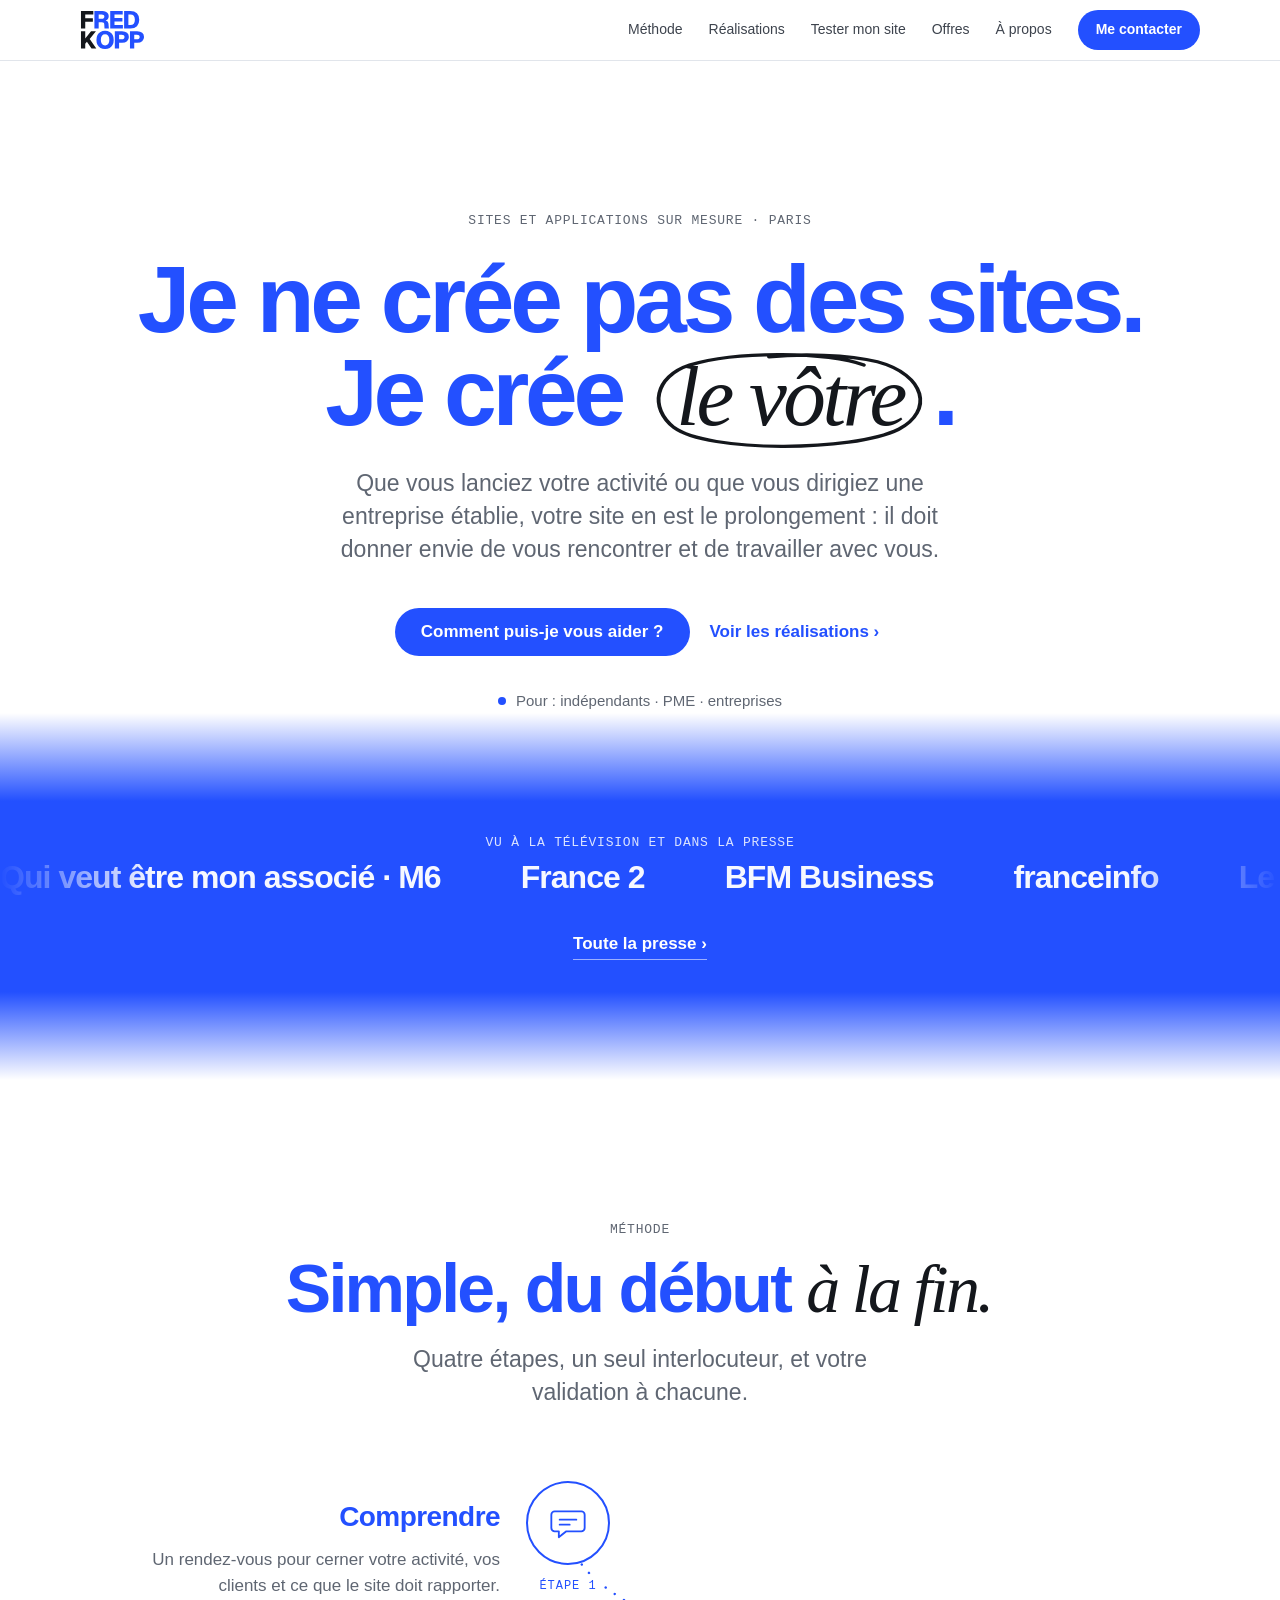
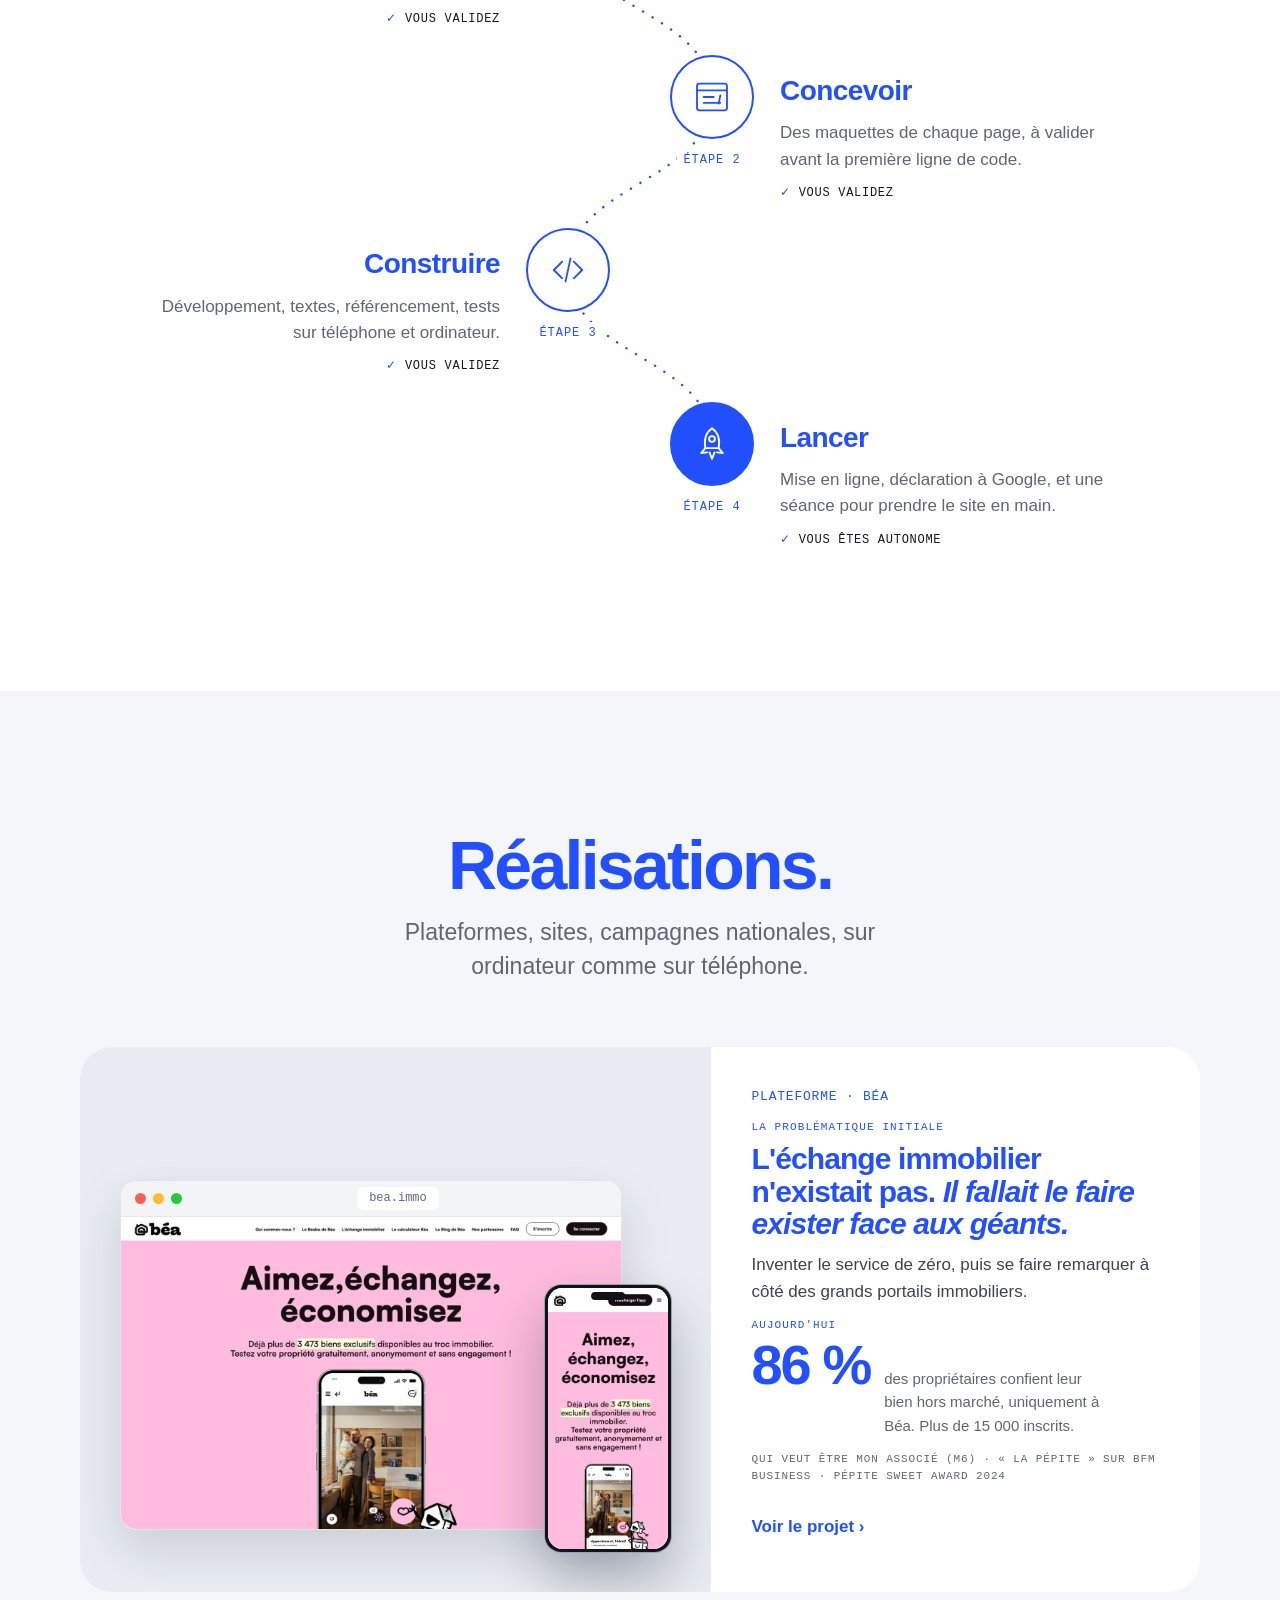
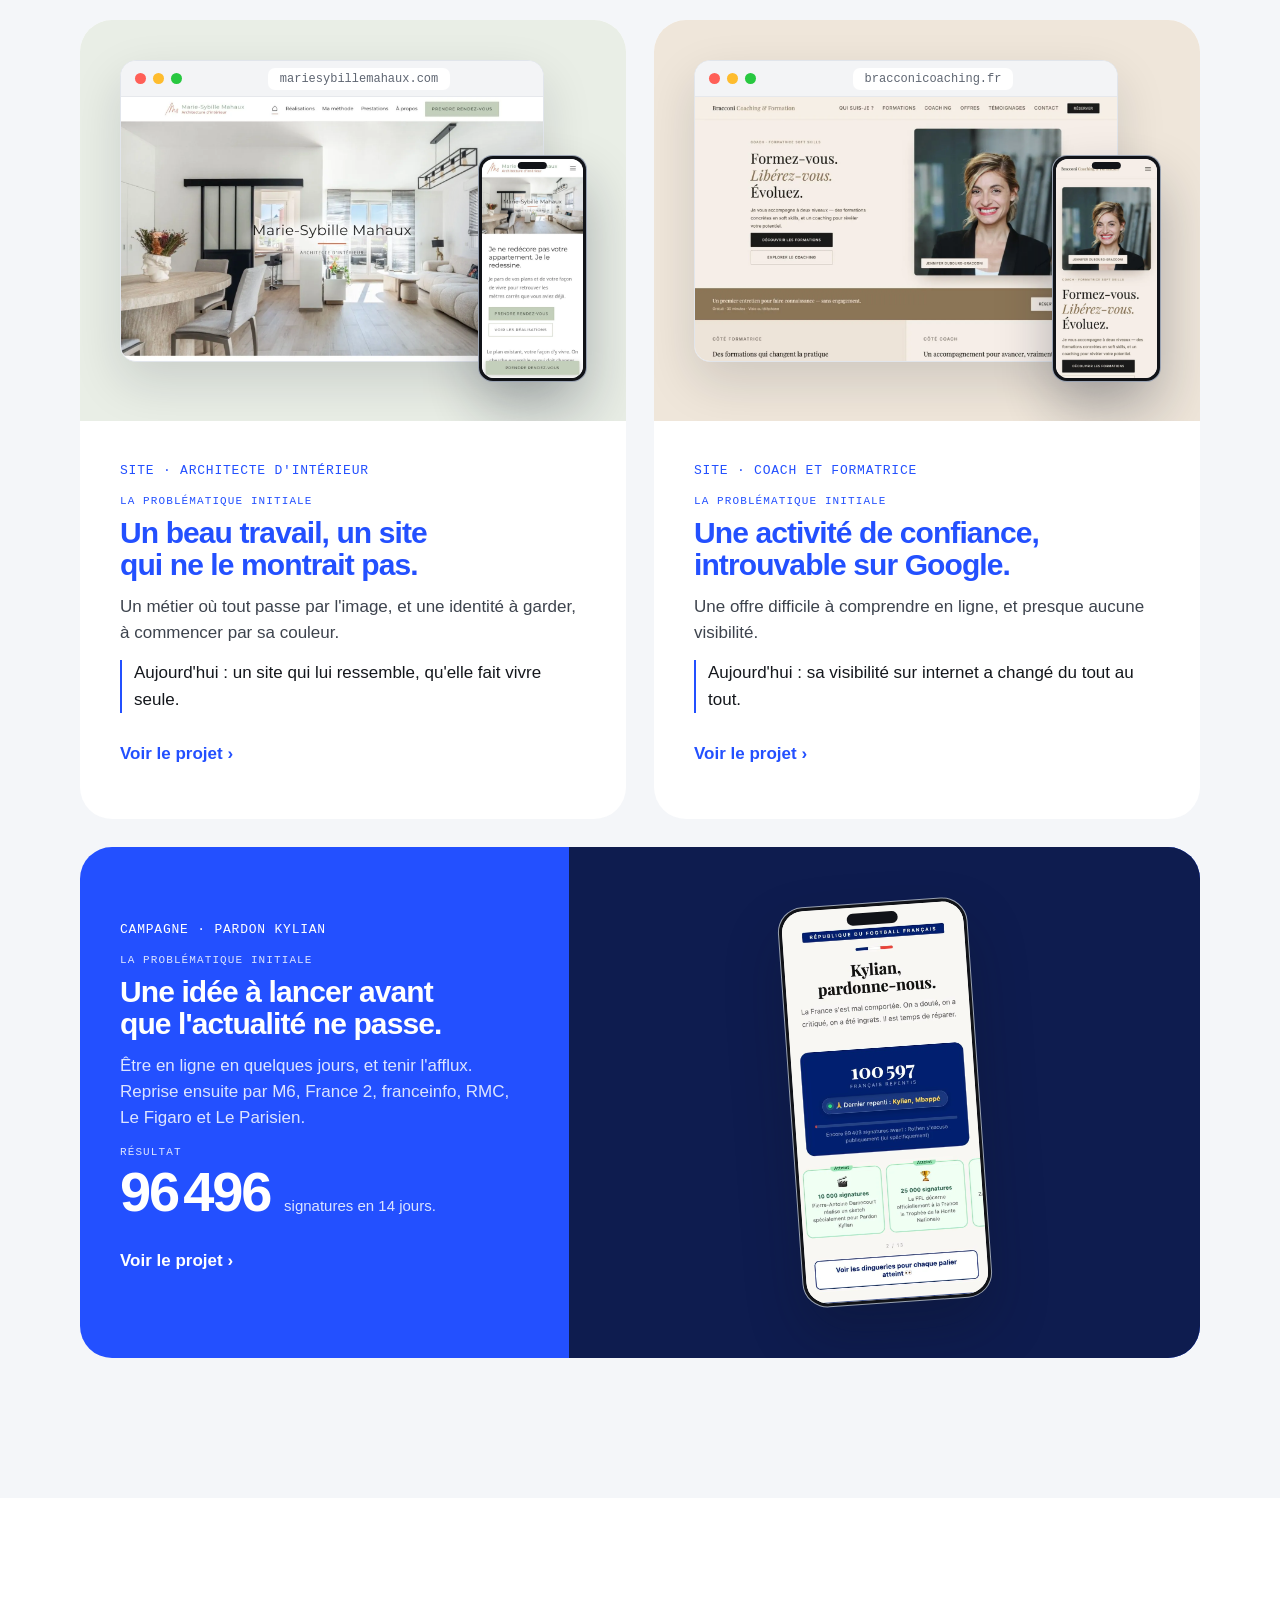
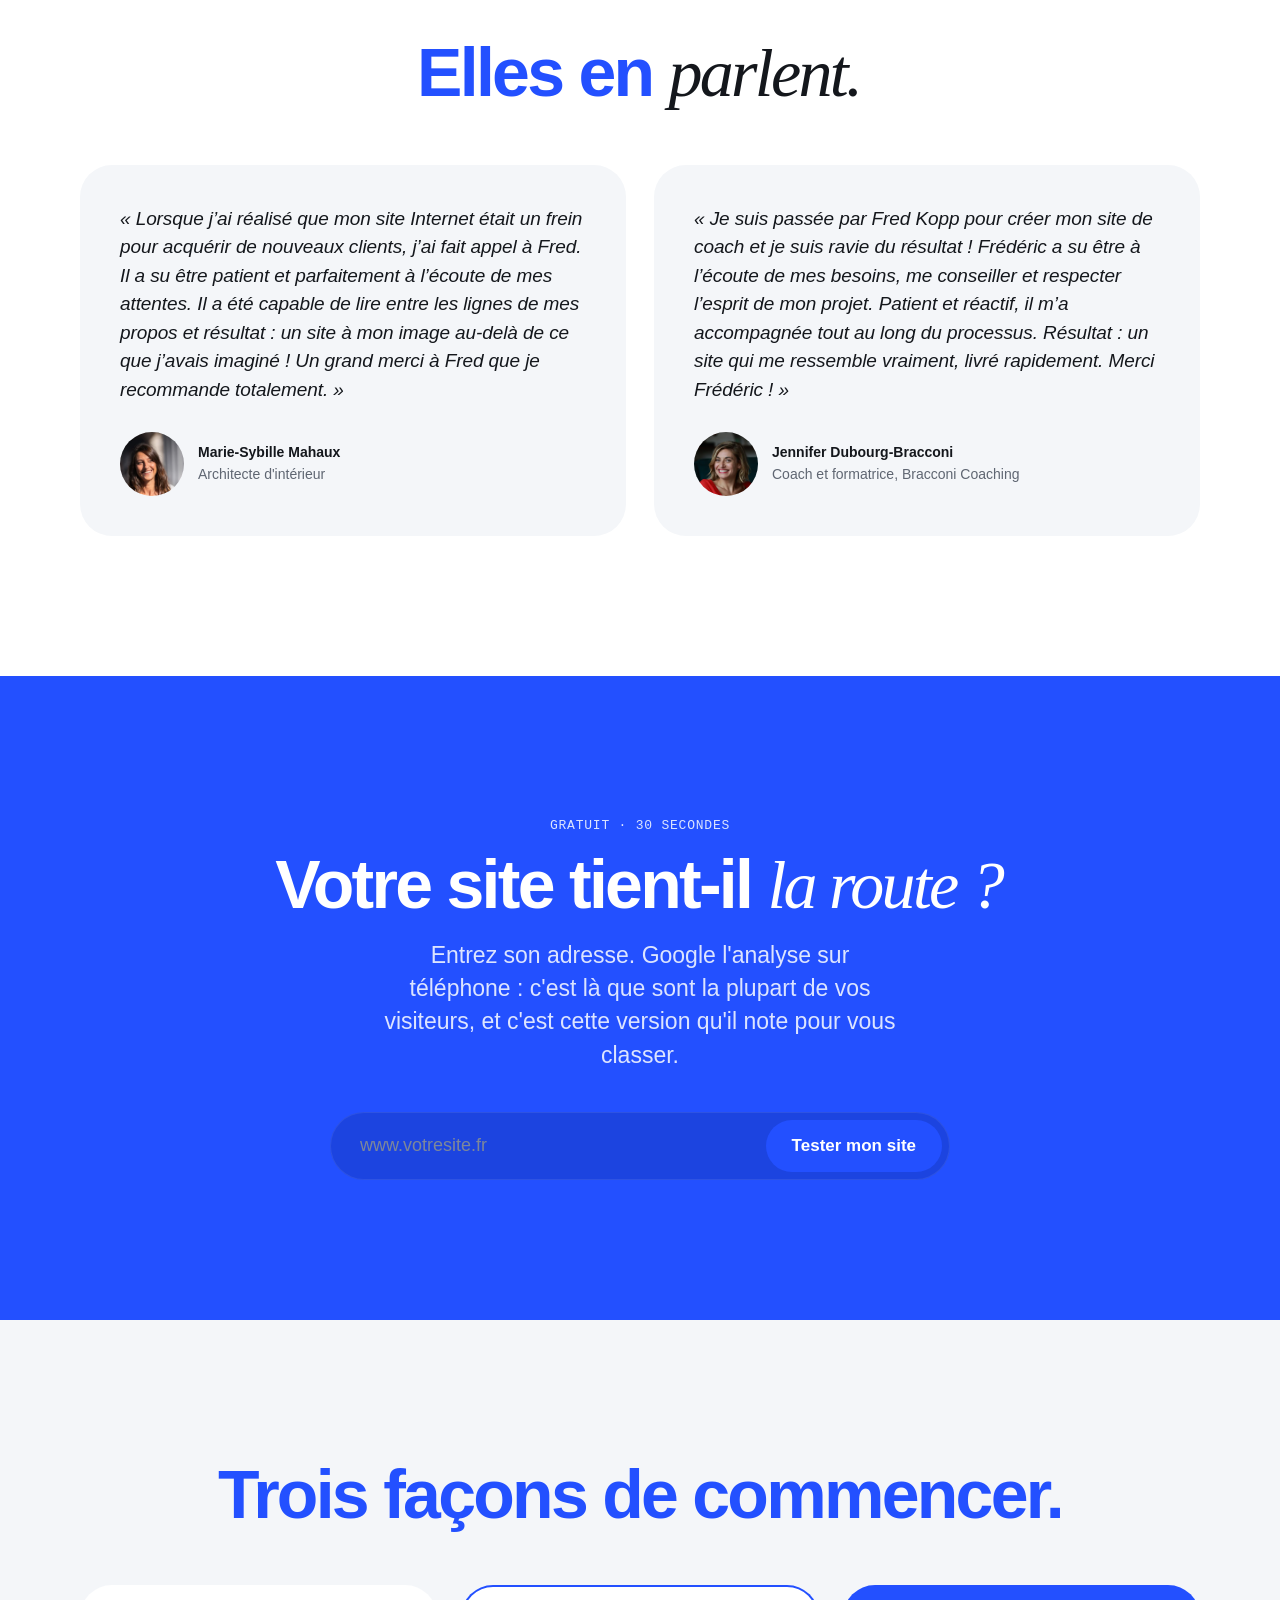
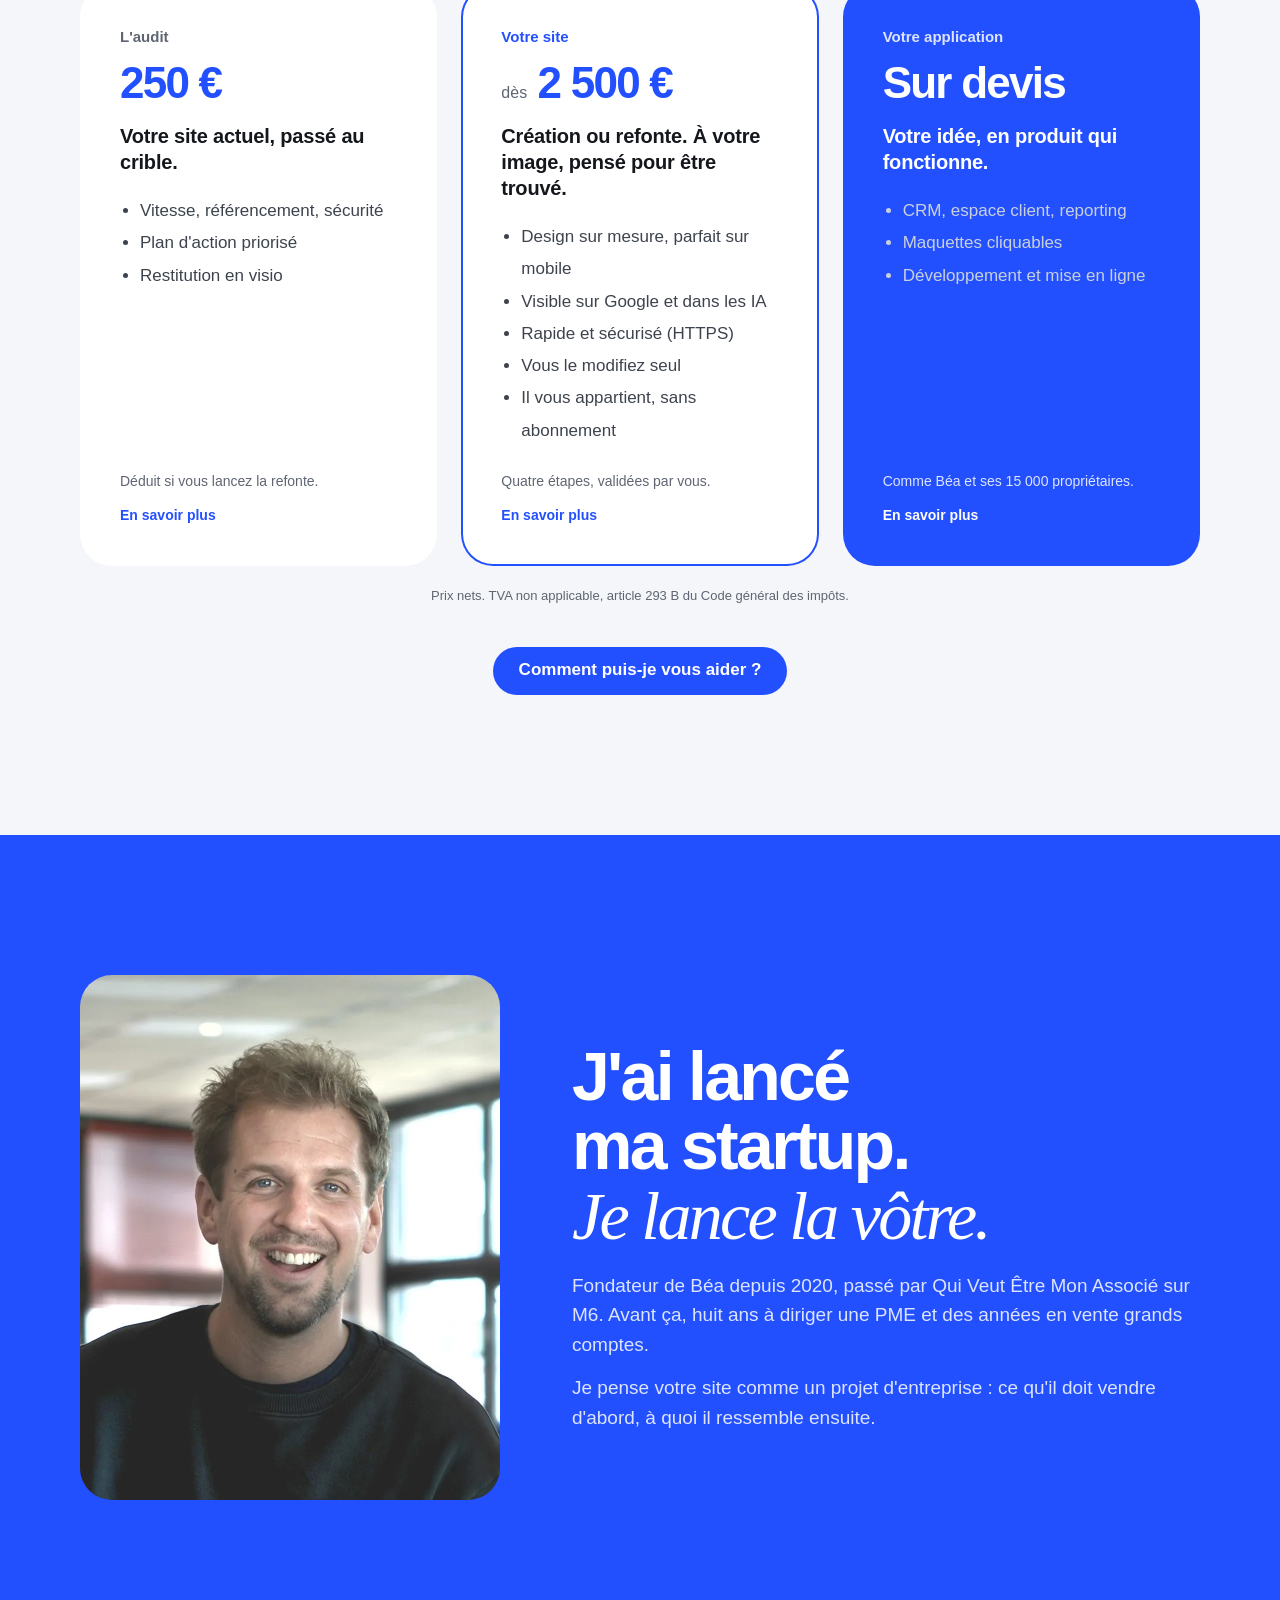
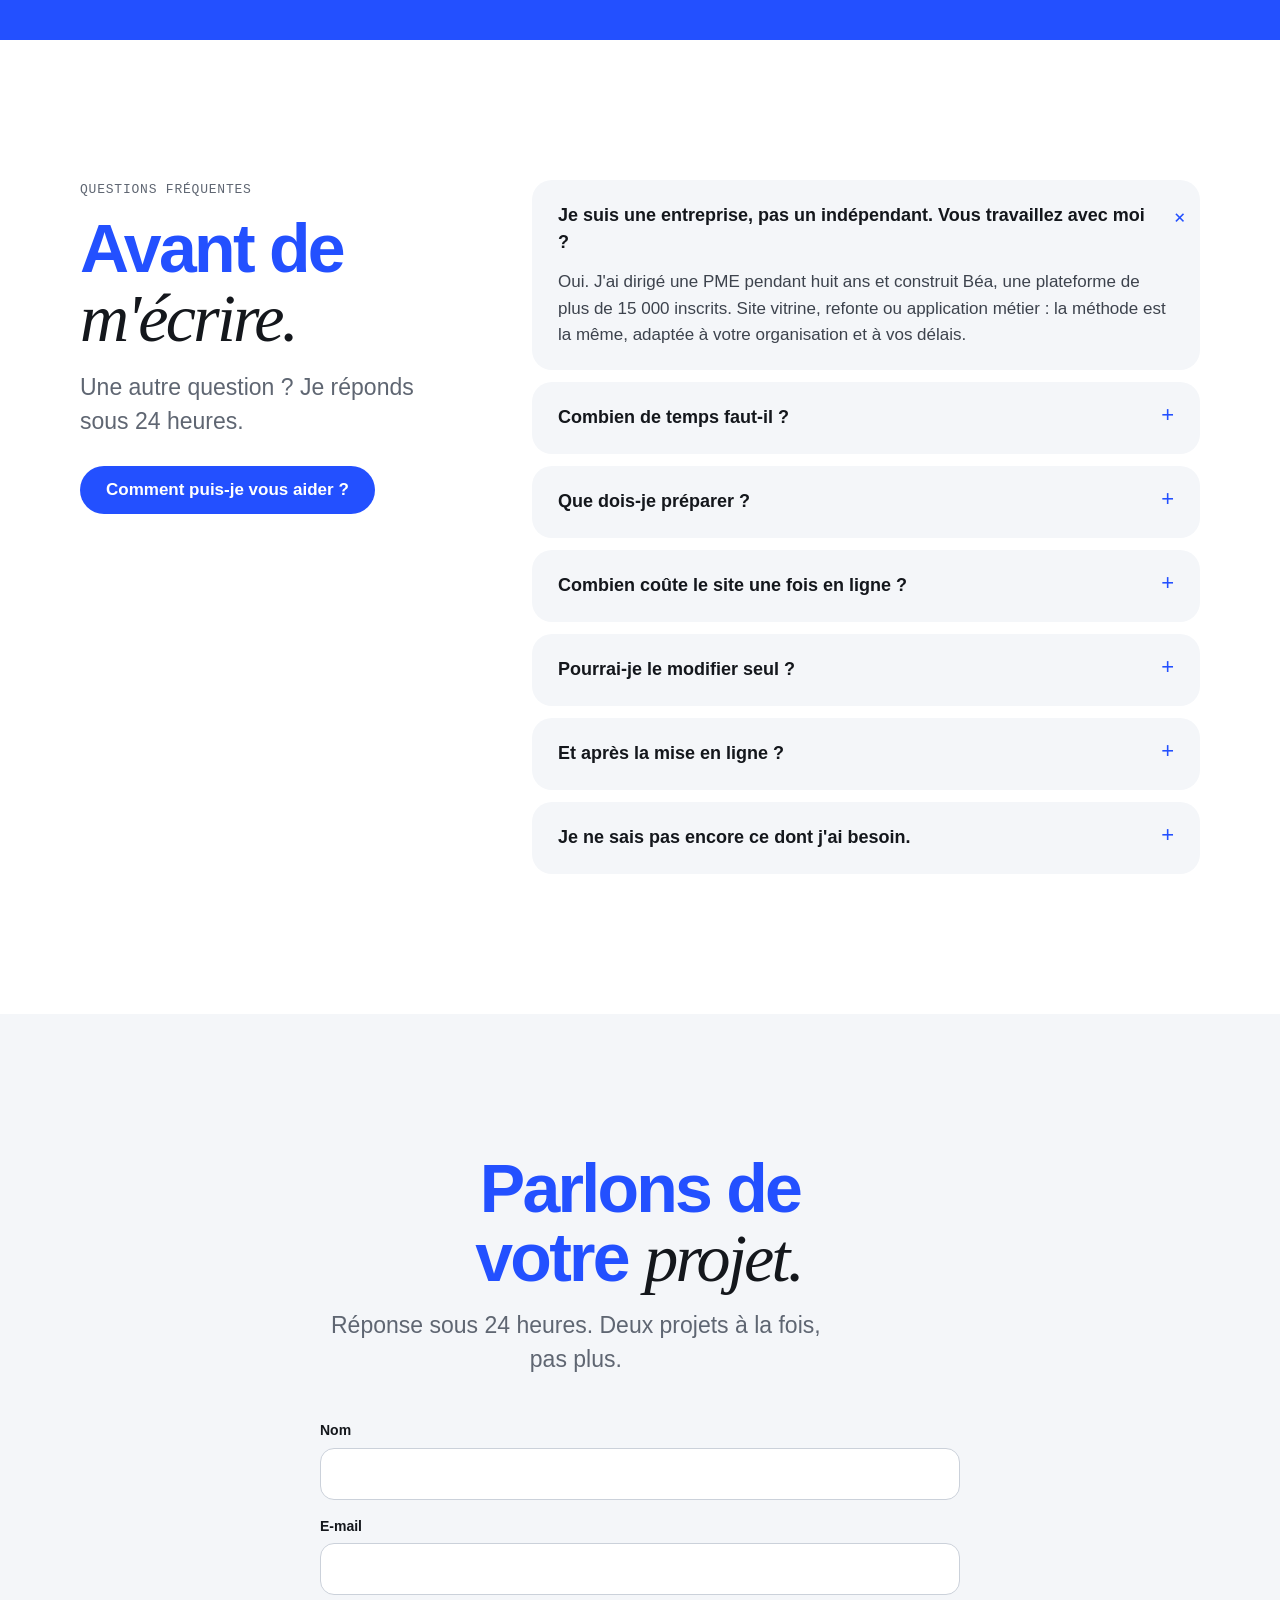
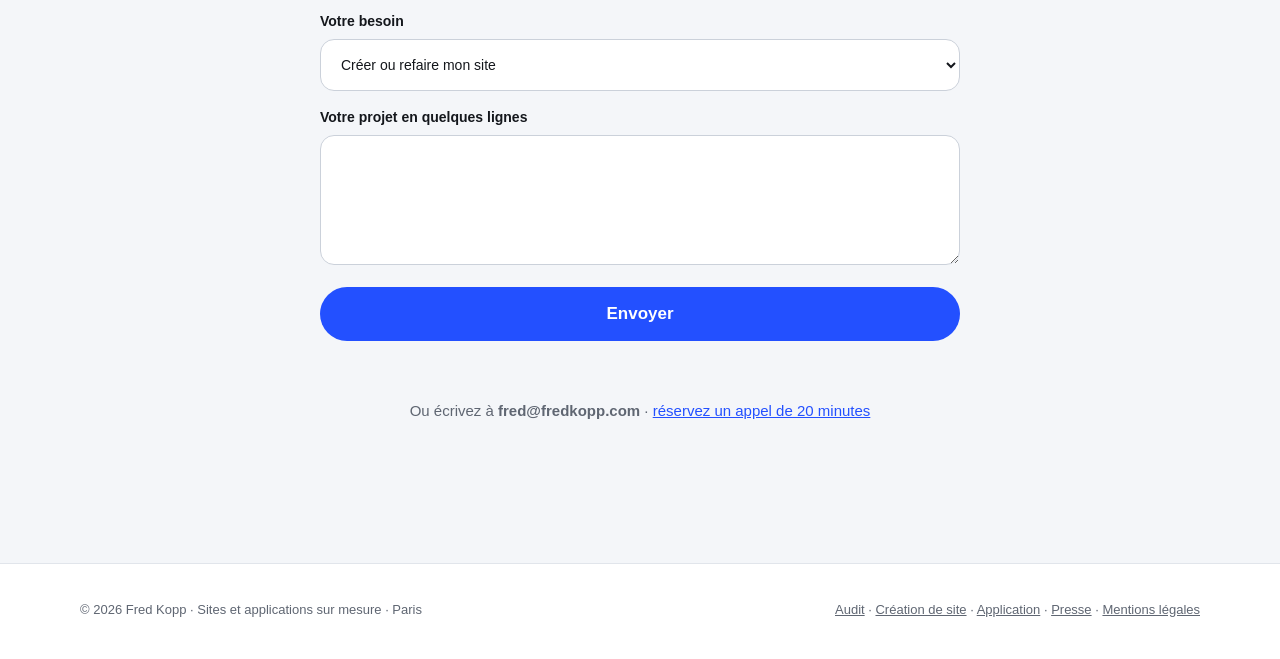
<file: index.html>
<!doctype html>
<html lang="fr">
<head>
<meta charset="utf-8">
<meta http-equiv="Content-Security-Policy" content="default-src 'self'; script-src 'self'; style-src 'self' 'unsafe-inline' https://fonts.googleapis.com; font-src 'self' https://fonts.gstatic.com; img-src 'self' data: https:; connect-src 'self' https://formsubmit.co https://www.googleapis.com; form-action 'self' https://formsubmit.co mailto:; frame-src https://calendar.app.google https://calendar.google.com; base-uri 'self'; object-src 'none'; upgrade-insecure-requests">
<meta name="referrer" content="strict-origin-when-cross-origin">
<meta name="viewport" content="width=device-width, initial-scale=1, viewport-fit=cover">
<title>Fred Kopp · Création de sites et d'applications sur mesure à Paris</title>
<meta name="claude:viewport-fit-sides" content="cover">
<meta name="description" content="Création et refonte de sites sur mesure pour indépendants et entrepreneurs, et applications. Par le fondateur de Béa. Paris et à distance. Dès 2 500 €.">
<link rel="preload" as="image" href="captures/desk-bea.webp" fetchpriority="high">
<link rel="canonical" href="https://fredkopp.com/">
<meta property="og:type" content="website">
<meta property="og:locale" content="fr_FR">
<meta property="og:title" content="Fred Kopp · Sites et applications sur mesure">
<meta property="og:description" content="Pas un site. Votre site. Création, refonte et applications sur mesure, par le fondateur de Béa.">
<meta property="og:url" content="https://fredkopp.com/">
<meta name="twitter:card" content="summary_large_image">
<meta property="og:image" content="https://fredkopp.com/og-image.png">
<meta property="og:image:width" content="1200">
<meta property="og:image:height" content="630">
<meta property="og:image:alt" content="Fred Kopp · Pas un site. Votre site.">
<link rel="icon" href="favicon-fk.svg" type="image/svg+xml">
<link rel="icon" href="favicon-32.png" type="image/png" sizes="32x32">
<link rel="apple-touch-icon" href="apple-touch-icon.png">
<link rel="preconnect" href="https://fonts.googleapis.com">
<link rel="preconnect" href="https://fonts.gstatic.com" crossorigin>
<link rel="stylesheet" href="https://fonts.googleapis.com/css2?family=Geist:wght@400;500;600;700;800&family=Geist+Mono:wght@500&family=Fraunces:ital,opsz,wght@1,9..144,500&display=swap">
<script type="application/ld+json">
{
 "@context": "https://schema.org",
 "@type": "FAQPage",
 "mainEntity": [
  {
   "@type": "Question",
   "name": "Je suis une entreprise, pas un indépendant. Vous travaillez avec moi ?",
   "acceptedAnswer": {
    "@type": "Answer",
    "text": "Oui. J'ai dirigé une PME pendant huit ans et construit Béa, une plateforme de plus de 15 000 inscrits. Site vitrine, refonte ou application métier : la méthode est la même, adaptée à votre organisation et à vos délais."
   }
  },
  {
   "@type": "Question",
   "name": "Combien de temps faut-il ?",
   "acceptedAnswer": {
    "@type": "Answer",
    "text": "Environ 5 semaines pour un site, du premier rendez-vous à la mise en ligne. Une application se chiffre et se planifie sur devis."
   }
  },
  {
   "@type": "Question",
   "name": "Que dois-je préparer ?",
   "acceptedAnswer": {
    "@type": "Answer",
    "text": "Rien d'obligatoire. Si vous avez un logo, des photos ou des textes, on part de là. Sinon, on les construit ensemble pendant l'étape « Comprendre »."
   }
  },
  {
   "@type": "Question",
   "name": "Combien coûte le site une fois en ligne ?",
   "acceptedAnswer": {
    "@type": "Answer",
    "text": "Il vous appartient, sans abonnement chez moi. Il reste le nom de domaine, quelques euros par an, et selon le site un hébergement."
   }
  },
  {
   "@type": "Question",
   "name": "Pourrai-je le modifier seul ?",
   "acceptedAnswer": {
    "@type": "Answer",
    "text": "Oui. À la mise en ligne, une séance vous apprend à changer vos textes, vos photos et vos pages sans moi."
   }
  },
  {
   "@type": "Question",
   "name": "Et après la mise en ligne ?",
   "acceptedAnswer": {
    "@type": "Answer",
    "text": "Je reste joignable. Une évolution, une nouvelle page, une fonctionnalité : on en parle et je vous fais un prix."
   }
  },
  {
   "@type": "Question",
   "name": "Je ne sais pas encore ce dont j'ai besoin.",
   "acceptedAnswer": {
    "@type": "Answer",
    "text": "C'est le rôle de l'audit à 250 €, déduit si vous lancez la refonte. Ou réservez un appel de 20 minutes, gratuit."
   }
  }
 ]
}
</script>
<link rel="stylesheet" href="styles.css?v=20261114h">
<script type="application/ld+json">
{
 "@context": "https://schema.org",
 "@graph": [
  {
   "@type": "ProfessionalService",
   "@id": "https://fredkopp.com/#service",
   "name": "Fred Kopp — Sites et applications sur mesure",
   "url": "https://fredkopp.com/",
   "description": "Création et refonte de sites internet, développement d'applications sur mesure pour indépendants et entrepreneurs.",
   "areaServed": [
    "Paris",
    "Île-de-France",
    "France"
   ],
   "address": {
    "@type": "PostalAddress",
    "addressLocality": "Paris",
    "addressCountry": "FR"
   },
   "founder": {
    "@id": "https://fredkopp.com/#fred"
   },
   "makesOffer": [
    {
     "@type": "Offer",
     "name": "Audit de site internet",
     "price": "250",
     "priceCurrency": "EUR",
     "url": "https://fredkopp.com/audit"
    },
    {
     "@type": "Offer",
     "name": "Création ou refonte de site internet",
     "priceSpecification": {
      "@type": "PriceSpecification",
      "minPrice": "2500",
      "priceCurrency": "EUR"
     },
     "url": "https://fredkopp.com/creation-site-internet"
    },
    {
     "@type": "Offer",
     "name": "Application sur mesure",
     "url": "https://fredkopp.com/application-sur-mesure"
    }
   ],
   "logo": "https://fredkopp.com/logo-empile.svg",
   "image": "https://fredkopp.com/og-image.png",
   "priceRange": "250 € – sur devis",
   "email": "fred@fredkopp.com",
   "slogan": "Pas un site. Votre site.",
   "knowsAbout": [
    "Création de site internet",
    "Refonte de site",
    "Référencement naturel",
    "Application sur mesure",
    "CRM"
   ]
  },
  {
   "@type": "Person",
   "@id": "https://fredkopp.com/#fred",
   "name": "Frédéric Kopp",
   "alternateName": "Fred Kopp",
   "jobTitle": "Créateur de sites et d'applications",
   "worksFor": {
    "@id": "https://fredkopp.com/#service"
   },
   "sameAs": [
    "https://bea.immo",
    "https://pardonkylian.fr"
   ],
   "knowsAbout": [
    "Création de site internet",
    "Développement d'applications",
    "Entrepreneuriat",
    "Immobilier"
   ]
  },
  {
   "@type": "WebSite",
   "@id": "https://fredkopp.com/#website",
   "url": "https://fredkopp.com/",
   "name": "Fred Kopp",
   "inLanguage": "fr-FR",
   "publisher": {
    "@id": "https://fredkopp.com/#service"
   }
  }
 ]
}
</script>
  <script data-goatcounter="https://fredkopp.goatcounter.com/count" async src="https://gc.zgo.at/count.js"></script>
</head>
<body>

<header class="site-header">
  <nav class="wrap nav" aria-label="Navigation principale">
    <a class="brand" href="index.html" aria-label="Fred Kopp, accueil"><img src="logo-empile.svg" alt="Fred Kopp" width="68" height="42"></a>
    <div class="nav-links">
      <a href="#methode">Méthode</a>
      <a href="#realisations">Réalisations</a>
      <a href="#test">Tester mon site</a>
      <a href="#offres">Offres</a>
      <a href="#apropos">À propos</a>
      <a class="btn btn--small" href="#contact">Me contacter</a>
    </div>
  </nav>
</header>

<main>

<section class="wrap hero" id="top">
  <p class="eyebrow load d1">Sites et applications sur mesure · Paris</p>
  <h1 class="display" style="margin-top: 22px;"><span class="load d1">Je ne crée pas des sites.</span><span class="load d2">Je crée <em class="cercle">le vôtre<svg viewBox="0 0 300 130" preserveAspectRatio="none" aria-hidden="true"><path pathLength="1" d="M226 22 C190 6 96 4 46 22 C10 36 4 74 30 98 C64 128 214 128 262 100 C298 78 290 34 240 18 C210 9 160 8 128 12"/></svg></em>.</span></h1>
  <p class="lead hero-lead load d3">Que vous lanciez votre activité ou que vous dirigiez une entreprise établie, votre site en est le prolongement : il doit donner envie de vous rencontrer et de travailler avec vous.</p>
  <div class="btns load d4">
    <a class="btn" href="#contact">Comment puis-je vous aider ?</a>
    <a class="link-more" href="#realisations">Voir les réalisations</a>
  </div>
  <p class="pour load d4"><span aria-hidden="true"></span>Pour : indépendants · PME · entreprises</p>

</section>

<section class="press press--bleu" aria-label="Vu à la télévision et dans la presse">
  <p class="eyebrow center">Vu à la télévision et dans la presse</p>
  <div class="marquee-mask">
    <div class="marquee" aria-hidden="true">
      <span>Qui veut être mon associé · M6</span><span>France 2</span><span>BFM Business</span><span>franceinfo</span><span>Le Figaro</span><span>Le Parisien</span><span>Qui veut être mon associé · M6</span><span>France 2</span><span>BFM Business</span><span>franceinfo</span><span>Le Figaro</span><span>Le Parisien</span>
      <span>Qui veut être mon associé · M6</span><span>France 2</span><span>BFM Business</span><span>franceinfo</span><span>Le Figaro</span><span>Le Parisien</span><span>Qui veut être mon associé · M6</span><span>France 2</span><span>BFM Business</span><span>franceinfo</span><span>Le Figaro</span><span>Le Parisien</span>
    </div>
  </div>
  <p class="hp">Qui veut être mon associé · M6, France 2, BFM Business, franceinfo, Le Figaro, Le Parisien.</p>
  <p class="center"><a class="press-all" href="presse.html">Toute la presse ›</a></p>
</section>

<section class="band" id="methode">
  <div class="wrap">
    <p class="eyebrow center reveal">Méthode</p>
    <h2 class="h2 center reveal" style="margin-top:14px;">Simple, du début <em>à la fin.</em></h2>
    <p class="lead center reveal" style="margin:18px auto 0; max-width:40ch;">Quatre étapes, un seul interlocuteur, et votre validation à chacune.</p>
    <ol class="chemin-etapes" data-chemin>
      <li class="reveal">
        <div class="pas-rang"><span class="pas-ico"><svg viewBox="0 0 48 48" width="40" height="40" fill="none" stroke="currentColor" aria-hidden="true"><path d="M8 10h32a4 4 0 0 1 4 4v16a4 4 0 0 1-4 4H22l-9 7v-7H8a4 4 0 0 1-4-4V14a4 4 0 0 1 4-4z"/><path d="M14 20h20M14 26h12"/></svg></span><span class="k">Étape 1</span></div>
        <div class="pas-corps"><h3>Comprendre</h3><p>Un rendez-vous pour cerner votre activité, vos clients et ce que le site doit rapporter.</p><span class="pas-ok">Vous validez</span></div>
      </li>
      <li class="reveal">
        <div class="pas-rang"><span class="pas-ico"><svg viewBox="0 0 48 48" width="40" height="40" fill="none" stroke="currentColor" aria-hidden="true"><rect x="6" y="8" width="36" height="32" rx="3"/><path d="M6 16h36M14 24h12M14 31h20"/><path d="M34 22l-2 10"/></svg></span><span class="k">Étape 2</span></div>
        <div class="pas-corps"><h3>Concevoir</h3><p>Des maquettes de chaque page, à valider avant la première ligne de code.</p><span class="pas-ok">Vous validez</span></div>
      </li>
      <li class="reveal">
        <div class="pas-rang"><span class="pas-ico"><svg viewBox="0 0 48 48" width="40" height="40" fill="none" stroke="currentColor" aria-hidden="true"><path d="M17 14L7 24l10 10M31 14l10 10-10 10M27 10l-6 28"/></svg></span><span class="k">Étape 3</span></div>
        <div class="pas-corps"><h3>Construire</h3><p>Développement, textes, référencement, tests sur téléphone et ordinateur.</p><span class="pas-ok">Vous validez</span></div>
      </li>
      <li class="reveal">
        <div class="pas-rang"><span class="pas-ico"><svg viewBox="0 0 48 48" width="40" height="40" fill="none" stroke="currentColor" aria-hidden="true"><path d="M24 5c7 5 10 13 8 24h-16C14 18 17 10 24 5z"/><circle cx="24" cy="18" r="3.5"/><path d="M16 29l-5 6 7-1M32 29l5 6-7-1M21 34l3 8 3-8"/></svg></span><span class="k">Étape 4</span></div>
        <div class="pas-corps"><h3>Lancer</h3><p>Mise en ligne, déclaration à Google, et une séance pour prendre le site en main.</p><span class="pas-ok">Vous êtes autonome</span></div>
      </li>
    </ol>
  </div>
</section>

<section class="band band--soft" id="realisations">
  <div class="wrap">
    <div class="work-head reveal">
      <h2 class="h2">Réalisations.</h2>
      <p class="lead">Plateformes, sites, campagnes nationales, sur ordinateur comme sur téléphone.</p>
    </div>

    <div class="work-grid">
      <article class="work-card work-card--wide reveal">
        <a class="wc-visual" href="realisation-bea.html" tabindex="-1" aria-hidden="true">
        <div class="devices">
          <div class="browser dv-desk"><div class="browser-bar"><i></i><i></i><i></i><span class="browser-url">bea.immo</span></div><img class="dv-img" src="captures/desk-bea.webp" alt="Béa, plateforme d'échange immobilier, sur ordinateur" width="1400" height="875" loading="lazy"></div>
          <div class="dv-phone"><div class="dv-screen"><img src="captures/mob-bea.webp" alt="Béa, plateforme d'échange immobilier, sur téléphone" width="640" height="1384" loading="lazy"></div></div>
        </div>
        </a>
        <div class="wc-text">
          <p class="eyebrow">Plateforme · Béa</p>
          <p class="wc-depart">La problématique initiale</p>
          <h3 class="h3">L'échange immobilier n'existait pas. <em>Il fallait le faire exister face aux géants.</em></h3>
          <p class="body">Inventer le service de zéro, puis se faire remarquer à côté des grands portails immobiliers.</p>
          <p class="wc-depart">Aujourd'hui</p>
          <div class="wc-kpi"><strong class="num" data-count="88" data-suffix=" %">88 %</strong><span>des propriétaires confient leur bien hors marché, uniquement à Béa. Plus de 15 000 inscrits.</span></div>
          <p class="wc-media">Qui veut être mon associé (M6) · « La Pépite » sur BFM Business · Pépite Sweet Award 2024</p>
          <a class="link-more" href="realisation-bea.html">Voir le projet</a>
        </div>
      </article>

      <article class="work-card reveal lift">
        <a class="wc-visual" href="realisation-marie-sybille-mahaux.html" tabindex="-1" aria-hidden="true" style="background:#E9EEE6;">
        <div class="devices">
          <div class="browser dv-desk"><div class="browser-bar"><i></i><i></i><i></i><span class="browser-url">mariesybillemahaux.com</span></div><img class="dv-img" src="captures/desk-marcy.webp" alt="Site de Marie-Sybille Mahaux, architecte d'intérieur, sur ordinateur" width="1400" height="875" loading="lazy"></div>
          <div class="dv-phone"><div class="dv-screen"><img src="captures/mob-marcy.webp" alt="Site de Marie-Sybille Mahaux, architecte d'intérieur, sur téléphone" width="640" height="1384" loading="lazy"></div></div>
        </div>
        </a>
        <div class="wc-text">
          <p class="eyebrow">Site · Architecte d'intérieur</p>
          <p class="wc-depart">La problématique initiale</p>
          <h3 class="h3">Un beau travail, un site qui ne le montrait pas.</h3>
          <p class="body">Un métier où tout passe par l'image, et une identité à garder, à commencer par sa couleur.</p>
          <p class="wc-res">Aujourd'hui : un site qui lui ressemble, qu'elle fait vivre seule.</p>
          <a class="link-more" href="realisation-marie-sybille-mahaux.html">Voir le projet</a>
        </div>
      </article>

      <article class="work-card reveal lift">
        <a class="wc-visual" href="realisation-bracconi-coaching.html" tabindex="-1" aria-hidden="true" style="background:#EFE6DA;">
        <div class="devices">
          <div class="browser dv-desk"><div class="browser-bar"><i></i><i></i><i></i><span class="browser-url">bracconicoaching.fr</span></div><img class="dv-img" src="captures/desk-jen.webp" alt="Site Bracconi Coaching et Formation, sur ordinateur" width="1400" height="875" loading="lazy"></div>
          <div class="dv-phone"><div class="dv-screen"><img src="captures/mob-jen.webp" alt="Site Bracconi Coaching et Formation, sur téléphone" width="640" height="1384" loading="lazy"></div></div>
        </div>
        </a>
        <div class="wc-text">
          <p class="eyebrow">Site · Coach et formatrice</p>
          <p class="wc-depart">La problématique initiale</p>
          <h3 class="h3">Une activité de confiance, introuvable sur Google.</h3>
          <p class="body">Une offre difficile à comprendre en ligne, et presque aucune visibilité.</p>
          <p class="wc-res">Aujourd'hui : sa visibilité sur internet a changé du tout au tout.</p>
          <a class="link-more" href="realisation-bracconi-coaching.html">Voir le projet</a>
        </div>
      </article>

      <article class="work-card work-card--wide work-card--night work-card--flip reveal">
        <a class="wc-visual wc-visual--solo" href="realisation-pardon-kylian.html" tabindex="-1" aria-hidden="true" style="background:#0E1C4F;">
          <div class="dv-phone dv-phone--solo"><div class="dv-screen"><img src="captures/mob-kylian.webp" alt="Pétition Pardon Kylian, sur téléphone" width="640" height="1384" loading="lazy"></div></div>
        </a>
        <div class="wc-text">
          <p class="eyebrow">Campagne · Pardon Kylian</p>
          <p class="wc-depart">La problématique initiale</p>
          <h3 class="h3">Une idée à lancer avant que l'actualité ne passe.</h3>
          <p class="body">Être en ligne en quelques jours, et tenir l'afflux. Reprise ensuite par M6, France 2, franceinfo, RMC, Le Figaro et Le Parisien.</p>
          <p class="wc-depart">Résultat</p>
          <div class="wc-kpi"><strong class="num" data-count="100597">100 597</strong><span>signatures en 14 jours.</span></div>
          <a class="link-more" href="realisation-pardon-kylian.html">Voir le projet</a>
        </div>
      </article>
    </div>
  </div>
</section>

<section class="band">
  <div class="wrap">
    <h2 class="h2 center reveal">Elles en <em>parlent.</em></h2>
    <div class="quotes">
      <figure class="quote reveal">
        <blockquote>«&nbsp;Lorsque j’ai réalisé que mon site Internet était un frein pour acquérir de nouveaux clients, j’ai fait appel à Fred. Il a su être patient et parfaitement à l’écoute de mes attentes. Il a été capable de lire entre les lignes de mes propos et résultat : un site à mon image au-delà de ce que j’avais imaginé ! Un grand merci à Fred que je recommande totalement.&nbsp;»</blockquote>
        <figcaption><img src="captures/marie-sybille-mahaux.webp" alt="Marie-Sybille Mahaux, architecte d'intérieur" width="96" height="96" loading="lazy"><span><strong>Marie-Sybille Mahaux</strong><br>Architecte d'intérieur</span></figcaption>
      </figure>
      <figure class="quote reveal">
        <blockquote>«&nbsp;Je suis passée par Fred Kopp pour créer mon site de coach et je suis ravie du résultat ! Frédéric a su être à l’écoute de mes besoins, me conseiller et respecter l’esprit de mon projet. Patient et réactif, il m’a accompagnée tout au long du processus. Résultat : un site qui me ressemble vraiment, livré rapidement. Merci Frédéric&nbsp;!&nbsp;»</blockquote>
        <figcaption><img src="captures/jen-dubourg-bracconi.webp" alt="Jennifer Dubourg-Bracconi, coach et formatrice" width="96" height="96" loading="lazy"><span><strong>Jennifer Dubourg-Bracconi</strong><br>Coach et formatrice, Bracconi Coaching</span></figcaption>
      </figure>
    </div>
  </div>
</section>

<section class="band band--night" id="test">
  <div class="wrap test">
    <p class="eyebrow center reveal">Gratuit · 30 secondes</p>
    <h2 class="h2 center reveal" style="margin-top:14px;">Votre site tient-il <em>la route ?</em></h2>
    <p class="lead center reveal" style="margin-top:18px;">Entrez son adresse. Google l'analyse sur téléphone : c'est là que sont la plupart de vos visiteurs, et c'est cette version qu'il note pour vous classer.</p>
    <form class="psi-form reveal" id="psi-form" novalidate>
      <label class="hp" for="psi-url">Adresse de votre site</label>
      <input id="psi-url" name="url" type="text" inputmode="url" autocomplete="url" placeholder="www.votresite.fr" required>
      <button class="btn" type="submit" id="psi-go">Tester mon site</button>
    </form>
    <div class="psi-scan" id="psi-scan" hidden><i></i><p>Analyse en cours… Google charge votre site comme un visiteur sur mobile.</p></div>
    <p class="psi-err" id="psi-err" role="alert" hidden></p>
    <div class="psi-out" id="psi-out" hidden aria-live="polite">
      <div class="rings" id="psi-rings"></div>
      <p class="psi-lcp" id="psi-lcp"></p>
      <p class="psi-verdict" id="psi-verdict"></p>
      <div class="psi-impact" id="psi-impact" hidden></div>
      <div class="btns" style="justify-content:center; margin-top:28px;">
        <a class="btn" href="#contact" id="psi-cta" data-besoin="Un audit de mon site">Recevoir l'audit complet · 250 €</a>
      </div>
      <p class="psi-src">Mesures fournies par Google PageSpeed Insights. L'audit complet va plus loin : message, parcours, prise de contact.</p>
    </div>
  </div>
</section>

<section class="band band--soft" id="offres">
  <div class="wrap">
    <h2 class="h2 center reveal">Trois façons de commencer.</h2>
    <div class="offers">
      <a class="offer reveal lift" href="audit.html">
        <span class="name">L'audit</span>
        <span class="price num">250 €</span>
        <span class="pitch">Votre site actuel, passé au crible.</span>
        <ul><li>Vitesse, référencement, sécurité</li><li>Plan d'action priorisé</li><li>Restitution en visio</li></ul>
        <span class="foot"><span>Déduit si vous lancez la refonte.</span><b>En savoir plus</b></span>
      </a>
      <a class="offer offer--main reveal lift" href="creation-site-internet.html">
        <span class="name">Votre site</span>
        <span class="price num"><small>dès</small> 2 500 €</span>
        <span class="pitch">Création ou refonte. À votre image, pensé pour être trouvé.</span>
        <ul><li>Design sur mesure, parfait sur mobile</li><li>Visible sur Google et dans les IA</li><li>Rapide et sécurisé (HTTPS)</li><li>Vous le modifiez seul</li><li>Il vous appartient, sans abonnement</li></ul>
        <span class="foot"><span>Quatre étapes, validées par vous.</span><b>En savoir plus</b></span>
      </a>
      <a class="offer offer--night reveal lift" href="application-sur-mesure.html">
        <span class="name">Votre application</span>
        <span class="price">Sur devis</span>
        <span class="pitch">Votre idée, en produit qui fonctionne.</span>
        <ul><li>CRM, espace client, reporting</li><li>Maquettes cliquables</li><li>Développement et mise en ligne</li></ul>
        <span class="foot"><span>Comme Béa et ses 15 000 propriétaires.</span><b>En savoir plus</b></span>
      </a>
    </div>
    <p class="fineprint reveal">Prix nets. TVA non applicable, article 293 B du Code général des impôts.</p>
    <div class="btns reveal" style="justify-content:center; margin-top:40px;"><a class="btn" href="#contact">Comment puis-je vous aider ?</a></div>
  </div>
</section>

<section class="band band--night" id="apropos">
  <div class="wrap about">
    <img class="portrait reveal" src="portrait.webp" alt="Fred Kopp" width="840" height="1050" loading="lazy">
    <div class="about-text reveal">
      <h2 class="h2">J'ai lancé ma startup.<br><em>Je lance la vôtre.</em></h2>
      <p class="body">Fondateur de Béa depuis 2020, passé par Qui Veut Être Mon Associé sur M6. Avant ça, huit ans à diriger une PME et des années en vente grands comptes.</p>
      <p class="body" style="margin-top:14px;">Je pense votre site comme un projet d'entreprise : ce qu'il doit vendre d'abord, à quoi il ressemble ensuite.</p>
    </div>
  </div>
</section>

<section class="band" id="faq">
  <div class="wrap faq-home">
    <div class="faq-intro reveal">
      <p class="eyebrow">Questions fréquentes</p>
      <h2 class="h2" style="margin-top:14px;">Avant de <em>m'écrire.</em></h2>
      <p class="lead" style="margin-top:18px;">Une autre question ? Je réponds sous 24 heures.</p>
      <div class="btns" style="margin-top:28px;"><a class="btn" href="#contact">Comment puis-je vous aider ?</a></div>
    </div>
    <div class="faq reveal" style="margin-top:0;">
        <details open><summary>Je suis une entreprise, pas un indépendant. Vous travaillez avec moi ?</summary><p>Oui. J'ai dirigé une PME pendant huit ans et construit Béa, une plateforme de plus de 15 000 inscrits. Site vitrine, refonte ou application métier : la méthode est la même, adaptée à votre organisation et à vos délais.</p></details>
        <details><summary>Combien de temps faut-il ?</summary><p>Environ 5 semaines pour un site, du premier rendez-vous à la mise en ligne. Une application se chiffre et se planifie sur devis.</p></details>
        <details><summary>Que dois-je préparer ?</summary><p>Rien d'obligatoire. Si vous avez un logo, des photos ou des textes, on part de là. Sinon, on les construit ensemble pendant l'étape « Comprendre ».</p></details>
        <details><summary>Combien coûte le site une fois en ligne ?</summary><p>Il vous appartient, sans abonnement chez moi. Il reste le nom de domaine, quelques euros par an, et selon le site un hébergement.</p></details>
        <details><summary>Pourrai-je le modifier seul ?</summary><p>Oui. À la mise en ligne, une séance vous apprend à changer vos textes, vos photos et vos pages sans moi.</p></details>
        <details><summary>Et après la mise en ligne ?</summary><p>Je reste joignable. Une évolution, une nouvelle page, une fonctionnalité : on en parle et je vous fais un prix.</p></details>
        <details><summary>Je ne sais pas encore ce dont j'ai besoin.</summary><p>C'est le rôle de l'audit à 250 €, déduit si vous lancez la refonte. Ou réservez un appel de 20 minutes, gratuit.</p></details>
    </div>
  </div>
</section>

<section class="band band--soft" id="contact">
  <div class="wrap">
    <div class="contact reveal">
      <h2 class="h2">Parlons de votre <em>projet.</em></h2>
      <p class="lead" style="margin-top:16px;">Réponse sous 24 heures. Deux projets à la fois, pas plus.</p>
      <form class="form" id="contact-form" name="contact" method="POST">
        <input type="hidden" name="_subject" value="Nouveau projet depuis fredkopp.com">
        <input type="hidden" name="_template" value="table">
        <p class="hp"><label>Ne pas remplir <input name="_honey" tabindex="-1" autocomplete="off"></label></p>
        <label for="f-nom">Nom<input id="f-nom" name="nom" type="text" autocomplete="name" required></label>
        <label for="f-mail">E-mail<input id="f-mail" name="email" type="email" autocomplete="email" required></label>
        <label for="f-besoin">Votre besoin
          <select id="f-besoin" name="besoin">
            <option>Un audit de mon site</option>
            <option selected>Créer ou refaire mon site</option>
            <option>Une application</option>
            <option>Je ne sais pas encore</option>
          </select>
        </label>
        <label for="f-projet">Votre projet en quelques lignes<textarea id="f-projet" name="projet" required></textarea></label>
        <button class="btn" type="submit">Envoyer</button>
        <p class="form-msg" id="form-msg" role="status" aria-live="polite"></p>
      </form>
      <p class="alt">Ou écrivez à <strong>fred@fredkopp.com</strong> · <a href="https://calendar.app.google/M1YHv9GtAptPy2y47" target="_blank" rel="noopener">réservez un appel de 20 minutes</a></p>
    </div>
  </div>
</section>

</main>

<footer class="site-footer">
  <div class="wrap">
    <p>© <span id="year">2026</span> Fred Kopp · Sites et applications sur mesure · Paris</p>
    <p><a href="audit.html">Audit</a> · <a href="creation-site-internet.html">Création de site</a> · <a href="application-sur-mesure.html">Application</a> · <a href="presse.html">Presse</a> · <a href="mentions-legales.html">Mentions légales</a></p>
  </div>
</footer>

<script src="main.js?v=20261114h"></script>
</body>
</html>
</file>
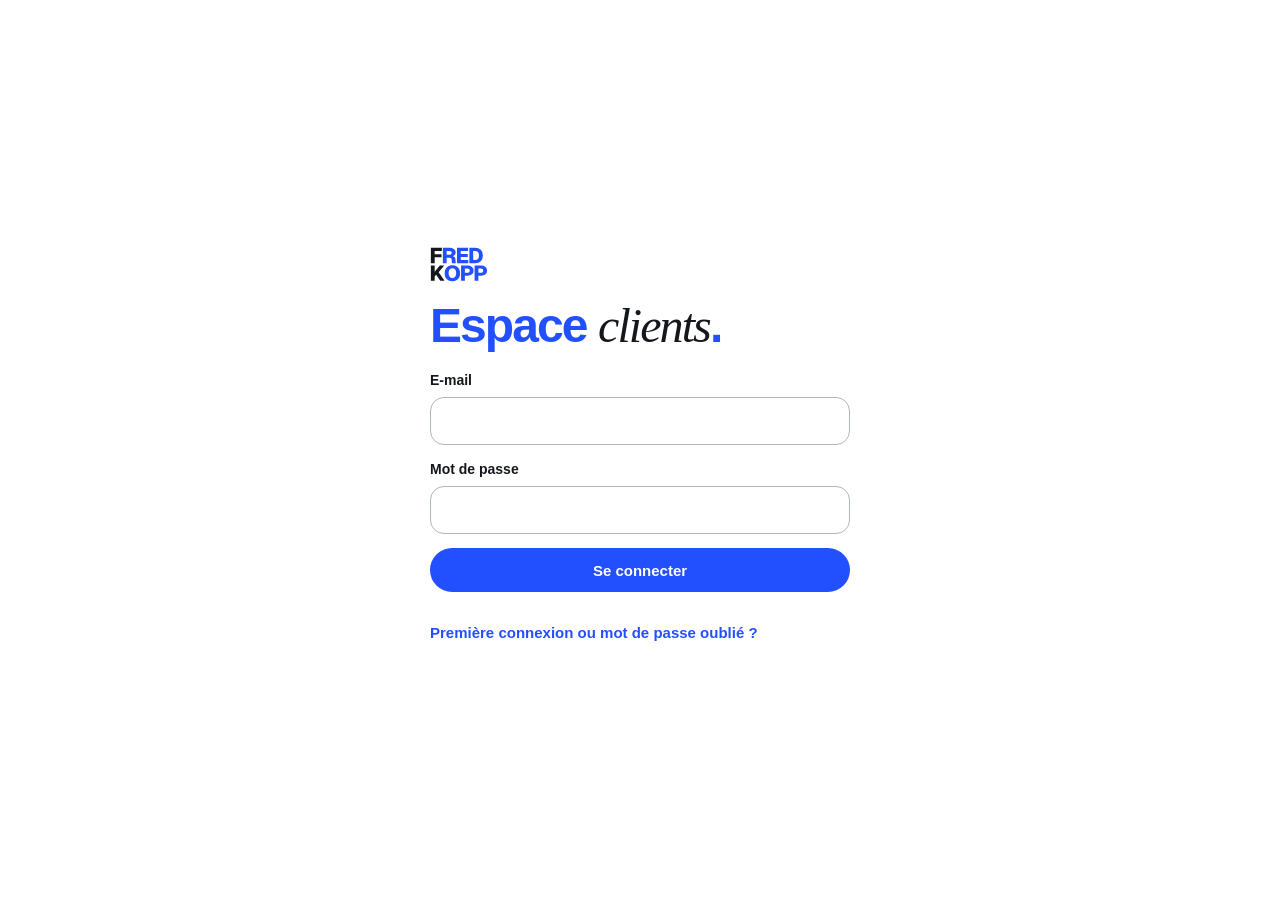
<file: crm/index.html>
<!doctype html>
<html lang="fr">
<head>
<meta charset="utf-8">
<meta http-equiv="Content-Security-Policy" content="default-src 'self'; script-src 'self'; style-src 'self' https://fonts.googleapis.com; font-src https://fonts.gstatic.com; img-src 'self' data:; connect-src https://epxagfydakpojkotnfdr.supabase.co; form-action 'none'; base-uri 'self'; object-src 'none'; upgrade-insecure-requests">
<meta name="referrer" content="no-referrer">
<meta name="viewport" content="width=device-width, initial-scale=1, viewport-fit=cover">
<meta name="robots" content="noindex, nofollow">
<title>Clients · Fred Kopp</title>
<link rel="preconnect" href="https://fonts.googleapis.com">
<link rel="preconnect" href="https://fonts.gstatic.com" crossorigin>
<link rel="stylesheet" href="https://fonts.googleapis.com/css2?family=Geist:wght@400;500;600;700;800&family=Geist+Mono:wght@500&family=Fraunces:ital,opsz,wght@1,9..144,500&display=swap">
<link rel="stylesheet" href="/suivi/suivi.css?v=1">
<link rel="stylesheet" href="crm.css?v=1">
<link rel="icon" href="/favicon-fk.svg" type="image/svg+xml">
<link rel="icon" href="/favicon-32.png" type="image/png" sizes="32x32">
<link rel="apple-touch-icon" href="/apple-touch-icon.png">
</head>
<body>

<p id="chargement" class="plein nv">Chargement…</p>

<main id="ecran-connexion" class="plein" hidden>
  <div class="porte">
    <span class="logo-fk"><img src="/logo-empile.svg" alt="Fred Kopp" width="58" height="36"></span>
    <h1 class="porte-titre">Espace <em>clients</em>.</h1>
    <p id="connexion-info" class="info" role="status" hidden></p>
    <form id="form-connexion" class="form" novalidate>
      <label>E-mail <input id="c-email" type="email" autocomplete="username" required></label>
      <label>Mot de passe <input id="c-mdp" type="password" autocomplete="current-password" required></label>
      <p id="c-erreur" class="erreur" role="alert" hidden></p>
      <button class="btn" type="submit">Se connecter</button>
    </form>
    <button id="lien-oubli" class="lien" type="button" aria-expanded="false" aria-controls="form-oubli">Première connexion ou mot de passe oublié ?</button>
    <form id="form-oubli" class="form" novalidate hidden>
      <label>Votre e-mail <input id="o-email" type="email" autocomplete="username" required></label>
      <p id="o-msg" class="info" role="status" hidden></p>
      <button class="btn btn--clair" type="submit">Recevoir un lien par e-mail</button>
    </form>
  </div>
</main>

<main id="ecran-mdp" class="plein" hidden>
  <div class="porte">
    <span class="logo-fk"><img src="/logo-empile.svg" alt="Fred Kopp" width="58" height="36"></span>
    <h1 class="porte-titre">Choisissez votre <em>mot de passe</em>.</h1>
    <form id="form-mdp" class="form" novalidate>
      <label>E-mail <input id="m-email" type="email" autocomplete="username" readonly></label>
      <label>Nouveau mot de passe <input id="m-mdp" type="password" autocomplete="new-password" minlength="10" required></label>
      <label>Encore une fois <input id="m-mdp2" type="password" autocomplete="new-password" minlength="10" required></label>
      <p class="nv">10 caractères au minimum.</p>
      <p id="m-erreur" class="erreur" role="alert" hidden></p>
      <button class="btn" type="submit">Enregistrer et entrer</button>
    </form>
  </div>
</main>

<main id="ecran-refus" class="plein" hidden>
  <div class="porte">
    <h1 class="porte-titre">Accès <em>réservé</em>.</h1>
    <p id="refus-texte">Ce compte n’a pas accès à cet espace.</p>
    <button id="refus-sortir" class="btn btn--clair" type="button">Se déconnecter</button>
  </div>
</main>

<div id="app" hidden>
  <header class="barre">
    <div class="barre-g">
      <a class="logo-fk" href="#/" aria-label="Tous les clients"><img src="/logo-empile.svg" alt="Fred Kopp" width="58" height="36"></a>
      <nav aria-label="Navigation"><a id="nav-clients" href="#/">Clients</a></nav>
    </div>
    <div class="barre-d">
      <button id="btn-deconnexion" class="lien lien--gris" type="button">Déconnexion</button>
      <button id="btn-nouveau" class="btn" type="button">Nouveau client</button>
    </div>
  </header>
  <main id="vue"></main>
</div>

<dialog id="dlg-projet" class="dlg" aria-labelledby="dlg-titre">
  <form id="form-projet" class="form" novalidate>
    <div class="dlg-tete">
      <h2 id="dlg-titre">Nouveau client</h2>
      <button id="dlg-fermer" class="fermer" type="button" aria-label="Fermer">×</button>
    </div>

    <fieldset>
      <legend class="sur">Le client</legend>
      <div class="deux">
        <label>Prénom <input id="f-prenom" type="text" maxlength="80" autocomplete="off" required></label>
        <label>Nom <input id="f-nom" type="text" maxlength="120" autocomplete="off"></label>
      </div>
      <label>Entreprise ou activité <input id="f-entreprise" type="text" maxlength="160" autocomplete="off"></label>
      <div class="deux">
        <label>E-mail <input id="f-email" type="email" maxlength="200" autocomplete="off"></label>
        <label>Téléphone <input id="f-telephone" type="tel" maxlength="40" autocomplete="off"></label>
      </div>
      <label>Comment il vous a connu <input id="f-source" type="text" maxlength="120" list="sources" autocomplete="off"></label>
      <datalist id="sources">
        <option value="Bouche-à-oreille"></option>
        <option value="Réseau"></option>
        <option value="LinkedIn"></option>
        <option value="Audit"></option>
        <option value="Site fredkopp.com"></option>
        <option value="Prospection"></option>
        <option value="Malt"></option>
      </datalist>
    </fieldset>

    <fieldset>
      <legend class="sur">Le projet</legend>
      <label>Intitulé <input id="f-titre" type="text" maxlength="160" autocomplete="off" required></label>
      <div class="deux">
        <label>Montant du devis, en euros <input id="f-montant" type="number" min="0" step="0.01" inputmode="decimal"></label>
        <label>Dont acompte, en euros <input id="f-acompte" type="number" min="0" step="0.01" inputmode="decimal"></label>
      </div>
      <p class="nv">L’acompte se cale sur 30 % du devis. Vous pouvez le changer.</p>
      <label>Étape en cours
        <select id="f-etape"></select>
      </label>
    </fieldset>

    <fieldset>
      <legend class="sur">Les dates</legend>
      <div class="deux">
        <label>Devis envoyé le <input id="f-envoye" type="date"></label>
        <label>Devis signé le <input id="f-signe" type="date"></label>
      </div>
      <div class="deux">
        <label>Acompte versé le <input id="f-acompte-verse" type="date"></label>
        <label>Solde facturé le <input id="f-solde-facture" type="date"></label>
      </div>
      <div class="deux">
        <label>Solde versé le <input id="f-solde-verse" type="date"></label>
        <span></span>
      </div>
    </fieldset>

    <fieldset>
      <legend class="sur">Après la livraison</legend>
      <label class="coche"><input id="f-maintenance" type="checkbox"> Maintenance en cours</label>
      <div class="deux">
        <label>Nom de domaine <input id="f-domaine" type="text" maxlength="200" autocomplete="off"></label>
        <label>Renouvellement le <input id="f-renouvellement" type="date"></label>
      </div>
    </fieldset>

    <p id="f-erreur" class="erreur" role="alert" hidden></p>
    <div class="dlg-pied">
      <button id="dlg-annuler" class="btn btn--clair" type="button">Annuler</button>
      <button id="dlg-valider" class="btn" type="submit">Enregistrer</button>
    </div>
  </form>
</dialog>

<dialog id="dlg-confirme" class="dlg dlg--petit" aria-labelledby="cf-titre">
  <div class="form">
    <div class="dlg-tete"><h2 id="cf-titre"></h2></div>
    <p id="cf-texte"></p>
    <div class="dlg-pied">
      <button id="cf-non" class="btn btn--clair" type="button">Annuler</button>
      <button id="cf-oui" class="btn" type="button"></button>
    </div>
  </div>
</dialog>

<p id="toast" class="toast" role="status" aria-live="polite" hidden></p>

<noscript><p class="plein">Cet espace a besoin de JavaScript.</p></noscript>

<script src="lib/supabase.js?v=2.119.0"></script>
<script src="/suivi/commun.js?v=1"></script>
<script src="crm.js?v=1"></script>
</body>
</html>
</file>
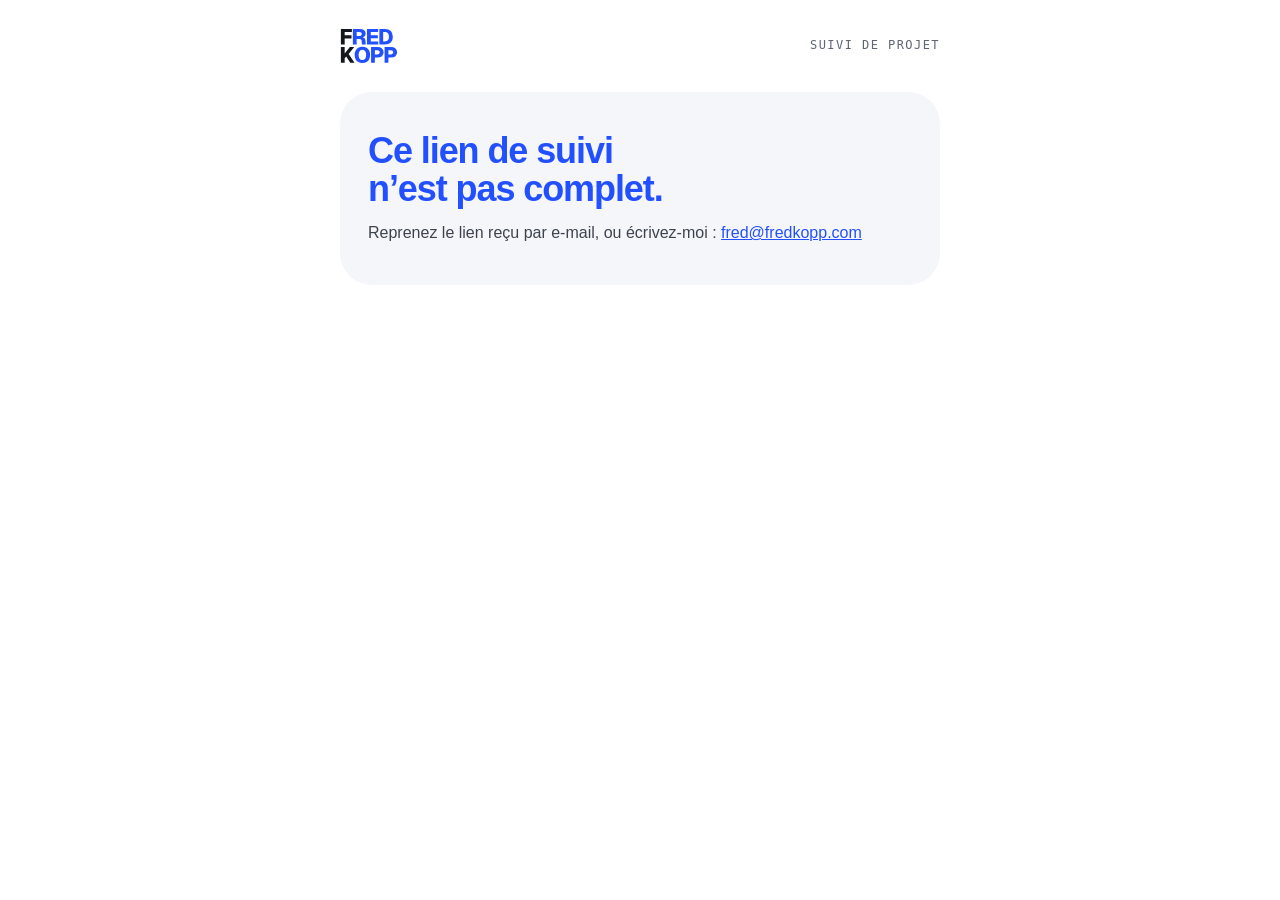
<file: suivi/index.html>
<!doctype html>
<html lang="fr">
<head>
<meta charset="utf-8">
<meta http-equiv="Content-Security-Policy" content="default-src 'self'; script-src 'self'; style-src 'self' https://fonts.googleapis.com; font-src https://fonts.gstatic.com; img-src 'self' data:; connect-src https://epxagfydakpojkotnfdr.supabase.co; form-action 'none'; base-uri 'self'; object-src 'none'; upgrade-insecure-requests">
<meta name="referrer" content="no-referrer">
<meta name="viewport" content="width=device-width, initial-scale=1, viewport-fit=cover">
<meta name="robots" content="noindex, nofollow">
<title>Suivi de votre projet · Fred Kopp</title>
<link rel="preconnect" href="https://fonts.googleapis.com">
<link rel="preconnect" href="https://fonts.gstatic.com" crossorigin>
<link rel="stylesheet" href="https://fonts.googleapis.com/css2?family=Geist:wght@400;500;600;700;800&family=Geist+Mono:wght@500&family=Fraunces:ital,opsz,wght@1,9..144,500&display=swap">
<link rel="stylesheet" href="suivi.css?v=1">
<link rel="icon" href="/favicon-fk.svg" type="image/svg+xml">
<link rel="icon" href="/favicon-32.png" type="image/png" sizes="32x32">
<link rel="apple-touch-icon" href="/apple-touch-icon.png">
</head>
<body>
<div class="sv-page">
  <header class="sv-entete">
    <a class="logo-fk" href="https://fredkopp.com/" aria-label="Fred Kopp, accueil"><img src="/logo-empile.svg" alt="Fred Kopp" width="58" height="36"></a>
    <p class="sur">Suivi de projet</p>
  </header>
  <main id="suivi" aria-live="polite">
    <p class="nv">Chargement de votre suivi…</p>
  </main>
  <noscript><p>Cette page a besoin de JavaScript pour afficher votre suivi.</p></noscript>
</div>
<script src="commun.js?v=1"></script>
<script src="suivi.js?v=1"></script>
</body>
</html>
</file>
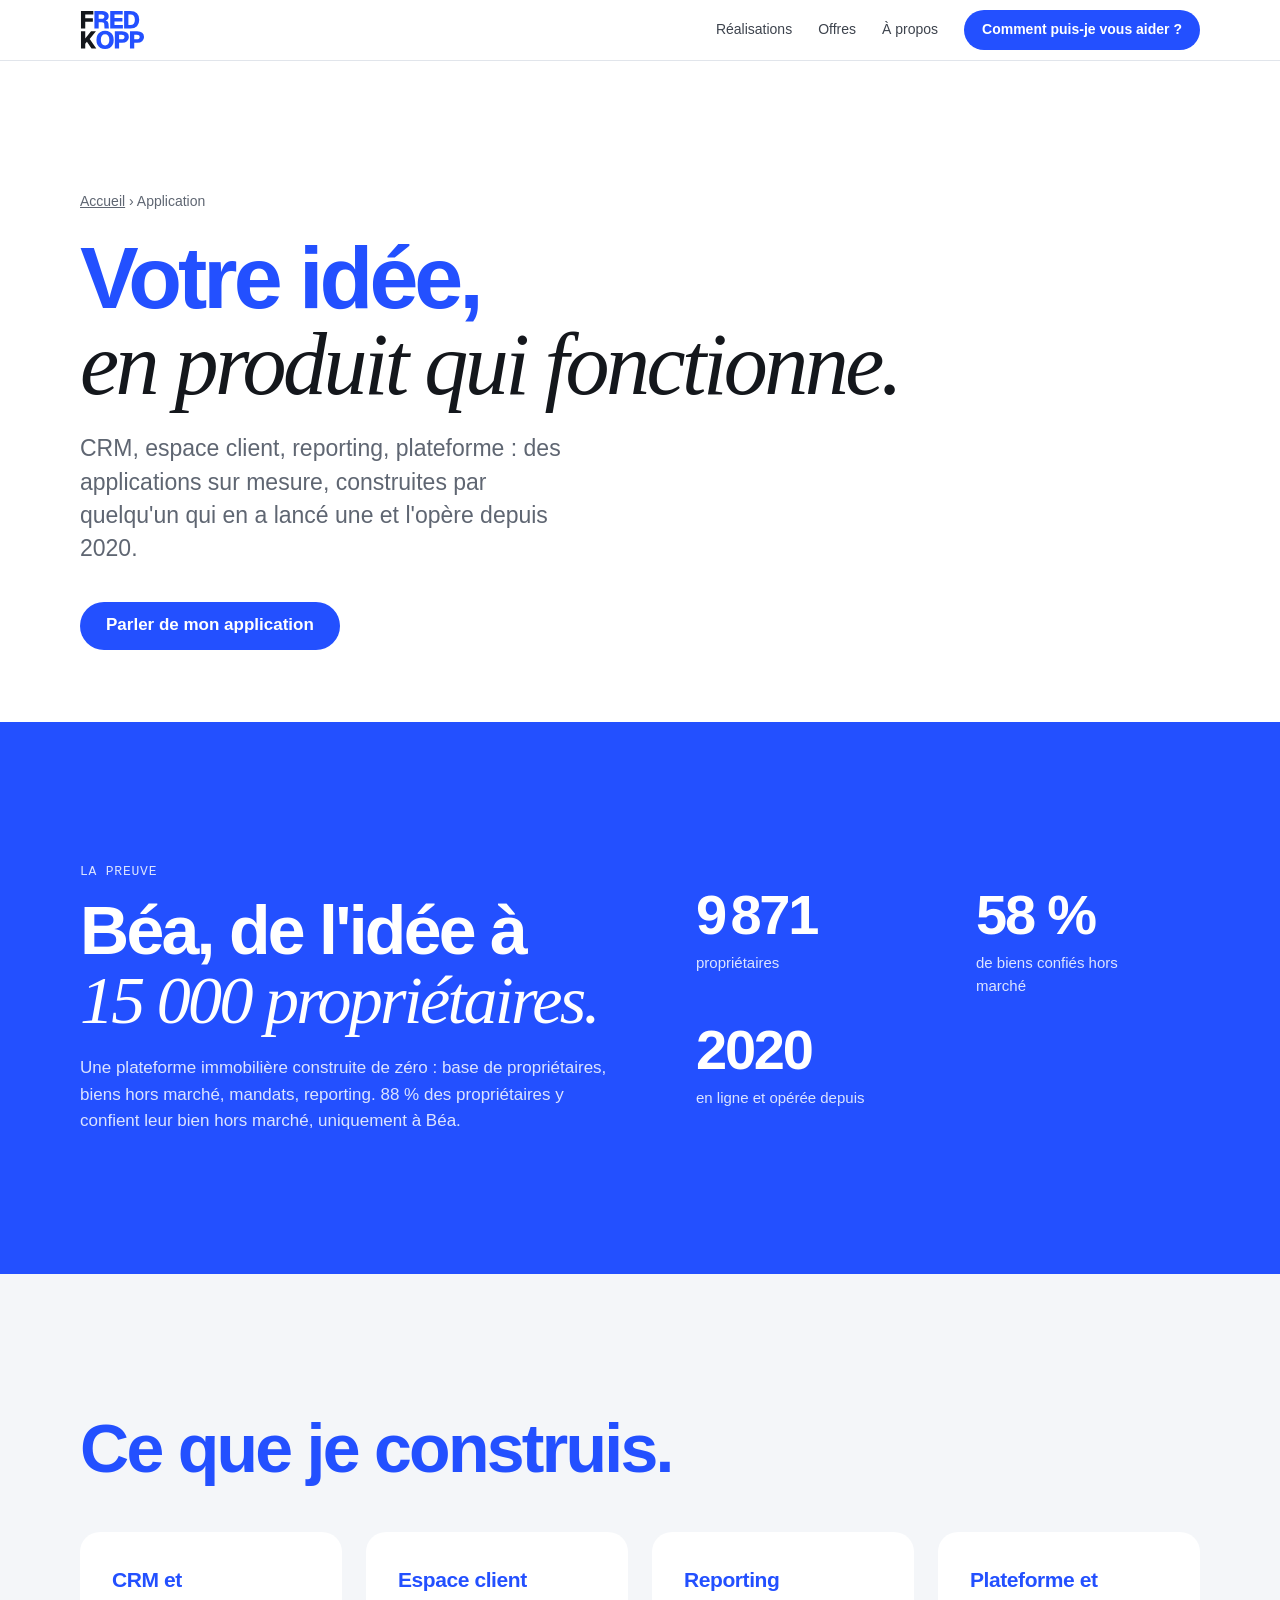
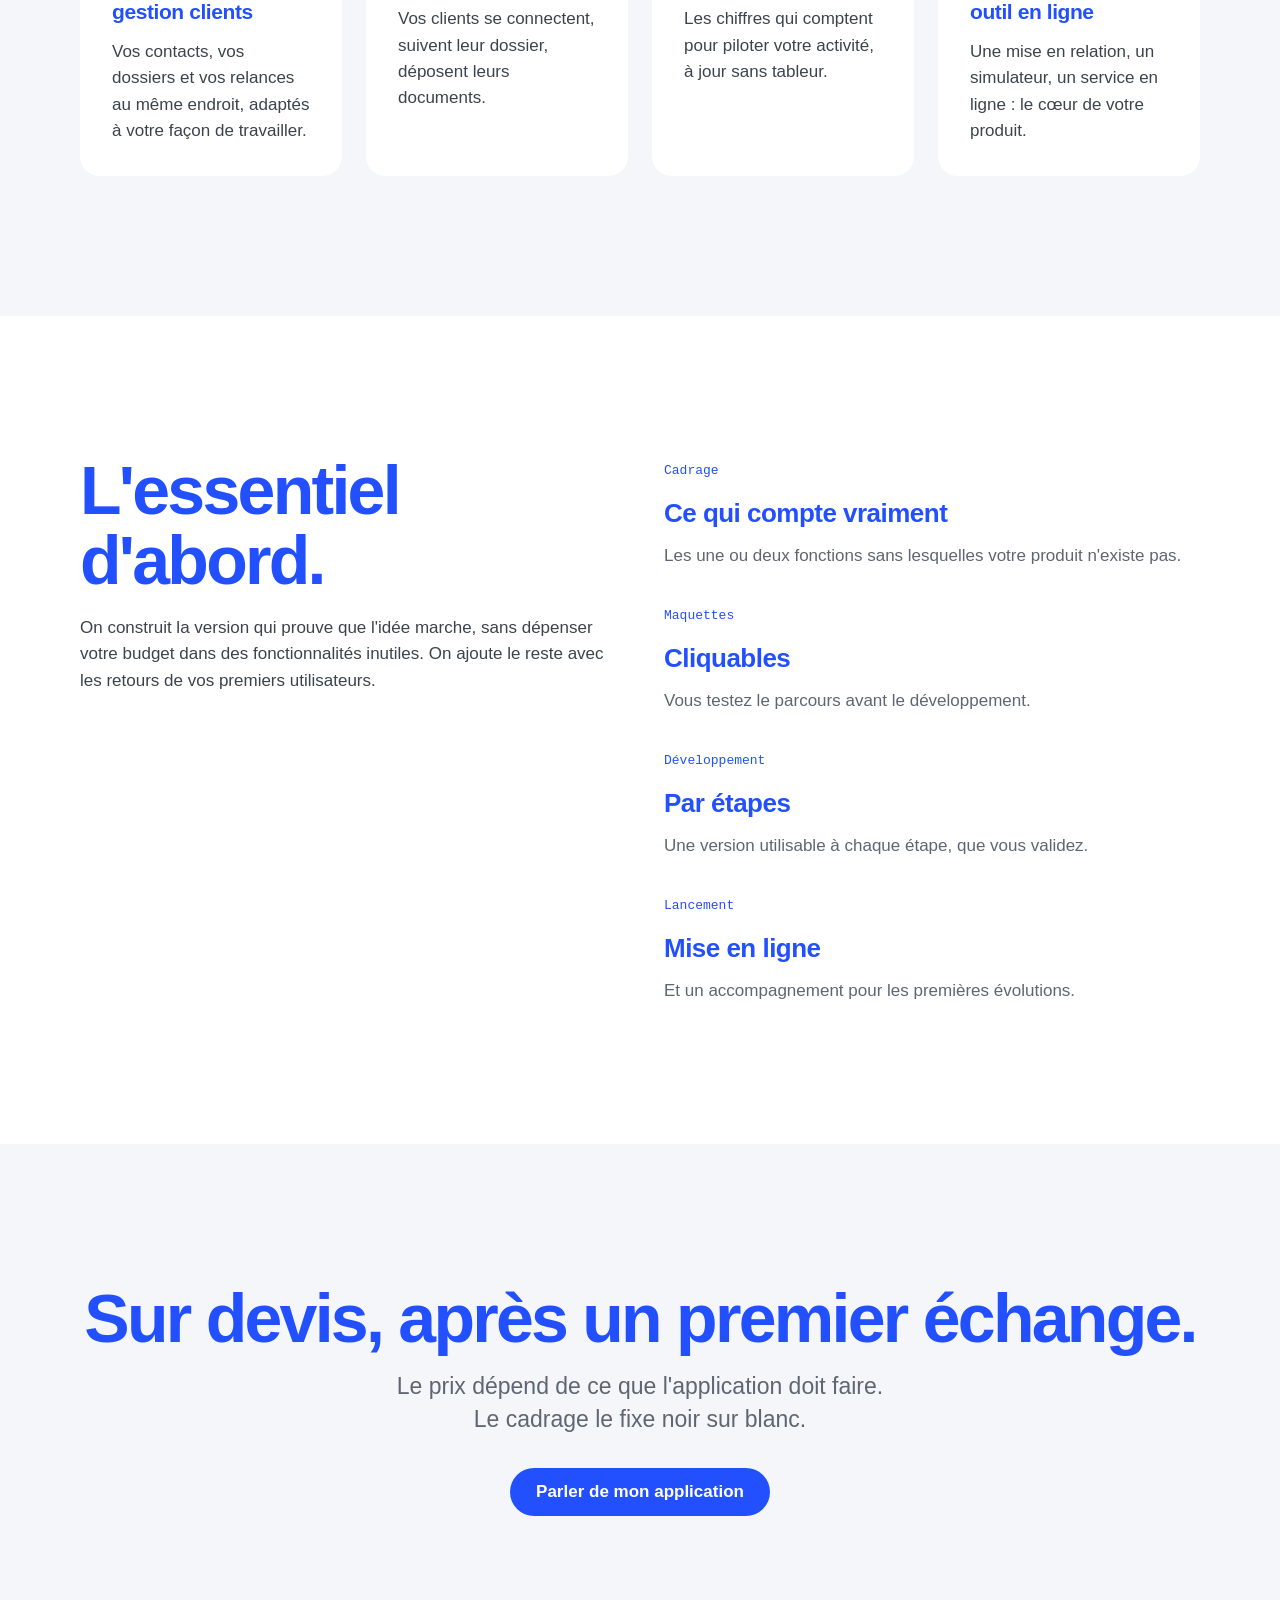
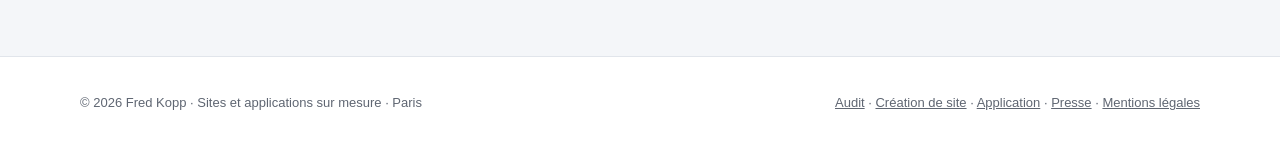
<file: application-sur-mesure.html>
<!doctype html>
<html lang="fr">
<head>
<meta charset="utf-8">
<meta http-equiv="Content-Security-Policy" content="default-src 'self'; script-src 'self'; style-src 'self' 'unsafe-inline' https://fonts.googleapis.com; font-src 'self' https://fonts.gstatic.com; img-src 'self' data: https:; connect-src 'self' https://formsubmit.co https://www.googleapis.com; form-action 'self' https://formsubmit.co mailto:; frame-src https://calendar.app.google https://calendar.google.com; base-uri 'self'; object-src 'none'; upgrade-insecure-requests">
<meta name="referrer" content="strict-origin-when-cross-origin">
<meta name="viewport" content="width=device-width, initial-scale=1, viewport-fit=cover">
<title>Développement d'application sur mesure à Paris · Fred Kopp</title>
<meta name="description" content="Applications web sur mesure pour entrepreneurs : CRM, espace client, reporting, plateforme. Par le fondateur de Béa et ses 15 000 propriétaires. Sur devis.">
<link rel="canonical" href="https://fredkopp.com/application-sur-mesure">
<meta property="og:title" content="Application sur mesure · Fred Kopp">
<meta property="og:description" content="Votre idée, en produit qui fonctionne. Par le fondateur de Béa.">
<meta property="og:url" content="https://fredkopp.com/application-sur-mesure">
<meta property="og:locale" content="fr_FR">
<meta property="og:image" content="https://fredkopp.com/og-image.png">
<meta property="og:image:width" content="1200">
<meta property="og:image:height" content="630">
<meta property="og:image:alt" content="Fred Kopp · Pas un site. Votre site.">
<link rel="preconnect" href="https://fonts.googleapis.com">
<link rel="preconnect" href="https://fonts.gstatic.com" crossorigin>
<link rel="stylesheet" href="https://fonts.googleapis.com/css2?family=Geist:wght@400;500;600;700;800&family=Geist+Mono:wght@500&family=Fraunces:ital,opsz,wght@1,9..144,500&display=swap">
<link rel="stylesheet" href="styles.css?v=20261114h">
<link rel="icon" href="favicon-fk.svg" type="image/svg+xml">
<link rel="icon" href="favicon-32.png" type="image/png" sizes="32x32">
<link rel="apple-touch-icon" href="apple-touch-icon.png">
<script type="application/ld+json">
{
  "@context": "https://schema.org",
  "@type": "Service",
  "name": "Développement d'application web sur mesure",
  "serviceType": "Développement d'application",
  "provider": { "@type": "ProfessionalService", "@id": "https://fredkopp.com/#service", "name": "Fred Kopp", "url": "https://fredkopp.com/" },
  "areaServed": ["Paris", "Île-de-France", "France"]
}
</script>
<script type="application/ld+json">
{
 "@context": "https://schema.org",
 "@type": "BreadcrumbList",
 "itemListElement": [
  {
   "@type": "ListItem",
   "position": 1,
   "name": "Accueil",
   "item": "https://fredkopp.com/"
  },
  {
   "@type": "ListItem",
   "position": 2,
   "name": "Application sur mesure",
   "item": "https://fredkopp.com/application-sur-mesure"
  }
 ]
}
</script>
  <script data-goatcounter="https://fredkopp.goatcounter.com/count" async src="https://gc.zgo.at/count.js"></script>
</head>
<body>

<header class="site-header">
  <nav class="wrap nav" aria-label="Navigation principale">
    <a class="brand" href="index.html" aria-label="Fred Kopp, accueil"><img src="logo-empile.svg" alt="Fred Kopp" width="68" height="42"></a>
    <div class="nav-links">
      <a href="index.html#realisations">Réalisations</a>
      <a href="index.html#offres">Offres</a>
      <a href="index.html#apropos">À propos</a>
      <a class="btn btn--small" href="index.html#contact">Comment puis-je vous aider ?</a>
    </div>
  </nav>
</header>

<main>
<section class="wrap page-hero">
  <p class="crumb load d1"><a href="index.html">Accueil</a> › Application</p>
  <h1 class="display load d2" style="margin-top:22px; font-size:clamp(46px, 7vw, 88px);">Votre idée,<br><em>en produit qui fonctionne.</em></h1>
  <p class="lead load d3">CRM, espace client, reporting, plateforme : des applications sur mesure, construites par quelqu'un qui en a lancé une et l'opère depuis 2020.</p>
  <div class="btns load d4"><a class="btn" href="index.html#contact">Parler de mon application</a></div>
</section>

<section class="band band--night">
  <div class="wrap split" style="align-items:center;">
    <div class="reveal">
      <p class="eyebrow">La preuve</p>
      <h2 class="h2" style="margin-top:14px;">Béa, de l'idée à <em>15 000 propriétaires.</em></h2>
      <p class="body" style="margin-top:20px;">Une plateforme immobilière construite de zéro : base de propriétaires, biens hors marché, mandats, reporting. 88 % des propriétaires y confient leur bien hors marché, uniquement à Béa.</p>
    </div>
    <div class="stats reveal" style="margin-top:0;">
      <div class="stat"><strong class="num" data-count="15000">15 000</strong><span>propriétaires</span></div>
      <div class="stat"><strong class="num" data-count="88" data-suffix=" %">88 %</strong><span>de biens confiés hors marché</span></div>
      <div class="stat"><strong class="num">2020</strong><span>en ligne et opérée depuis</span></div>
    </div>
  </div>
</section>

<section class="band band--soft">
  <div class="wrap">
    <h2 class="h2 reveal">Ce que je construis.</h2>
    <div class="feature-grid">
      <div class="feature reveal"><h3>CRM et gestion clients</h3><p>Vos contacts, vos dossiers et vos relances au même endroit, adaptés à votre façon de travailler.</p></div>
      <div class="feature reveal"><h3>Espace client</h3><p>Vos clients se connectent, suivent leur dossier, déposent leurs documents.</p></div>
      <div class="feature reveal"><h3>Reporting</h3><p>Les chiffres qui comptent pour piloter votre activité, à jour sans tableur.</p></div>
      <div class="feature reveal"><h3>Plateforme et outil en ligne</h3><p>Une mise en relation, un simulateur, un service en ligne : le cœur de votre produit.</p></div>
    </div>
  </div>
</section>

<section class="band">
  <div class="wrap split">
    <div class="reveal">
      <h2 class="h2">L'essentiel d'abord.</h2>
      <p class="body" style="margin-top:20px;">On construit la version qui prouve que l'idée marche, sans dépenser votre budget dans des fonctionnalités inutiles. On ajoute le reste avec les retours de vos premiers utilisateurs.</p>
    </div>
    <ol class="steps reveal" style="margin-top:0; grid-template-columns:1fr;">
      <li><span class="k">Cadrage</span><h3>Ce qui compte vraiment</h3><p>Les une ou deux fonctions sans lesquelles votre produit n'existe pas.</p></li>
      <li><span class="k">Maquettes</span><h3>Cliquables</h3><p>Vous testez le parcours avant le développement.</p></li>
      <li><span class="k">Développement</span><h3>Par étapes</h3><p>Une version utilisable à chaque étape, que vous validez.</p></li>
      <li><span class="k">Lancement</span><h3>Mise en ligne</h3><p>Et un accompagnement pour les premières évolutions.</p></li>
    </ol>
  </div>
</section>

<section class="band band--soft center">
  <div class="wrap">
    <h2 class="h2 reveal">Sur devis, après un premier échange.</h2>
    <p class="lead reveal" style="margin-top:16px;">Le prix dépend de ce que l'application doit faire. Le cadrage le fixe noir sur blanc.</p>
    <div class="btns reveal" style="margin-top:32px;"><a class="btn" href="index.html#contact">Parler de mon application</a></div>
  </div>
</section>
</main>

<footer class="site-footer">
  <div class="wrap">
    <p>© <span id="year">2026</span> Fred Kopp · Sites et applications sur mesure · Paris</p>
    <p><a href="audit.html">Audit</a> · <a href="creation-site-internet.html">Création de site</a> · <a href="application-sur-mesure.html">Application</a> · <a href="presse.html">Presse</a> · <a href="mentions-legales.html">Mentions légales</a></p>
  </div>
</footer>
<script src="main.js?v=20261114h"></script>
</body>
</html>
</file>
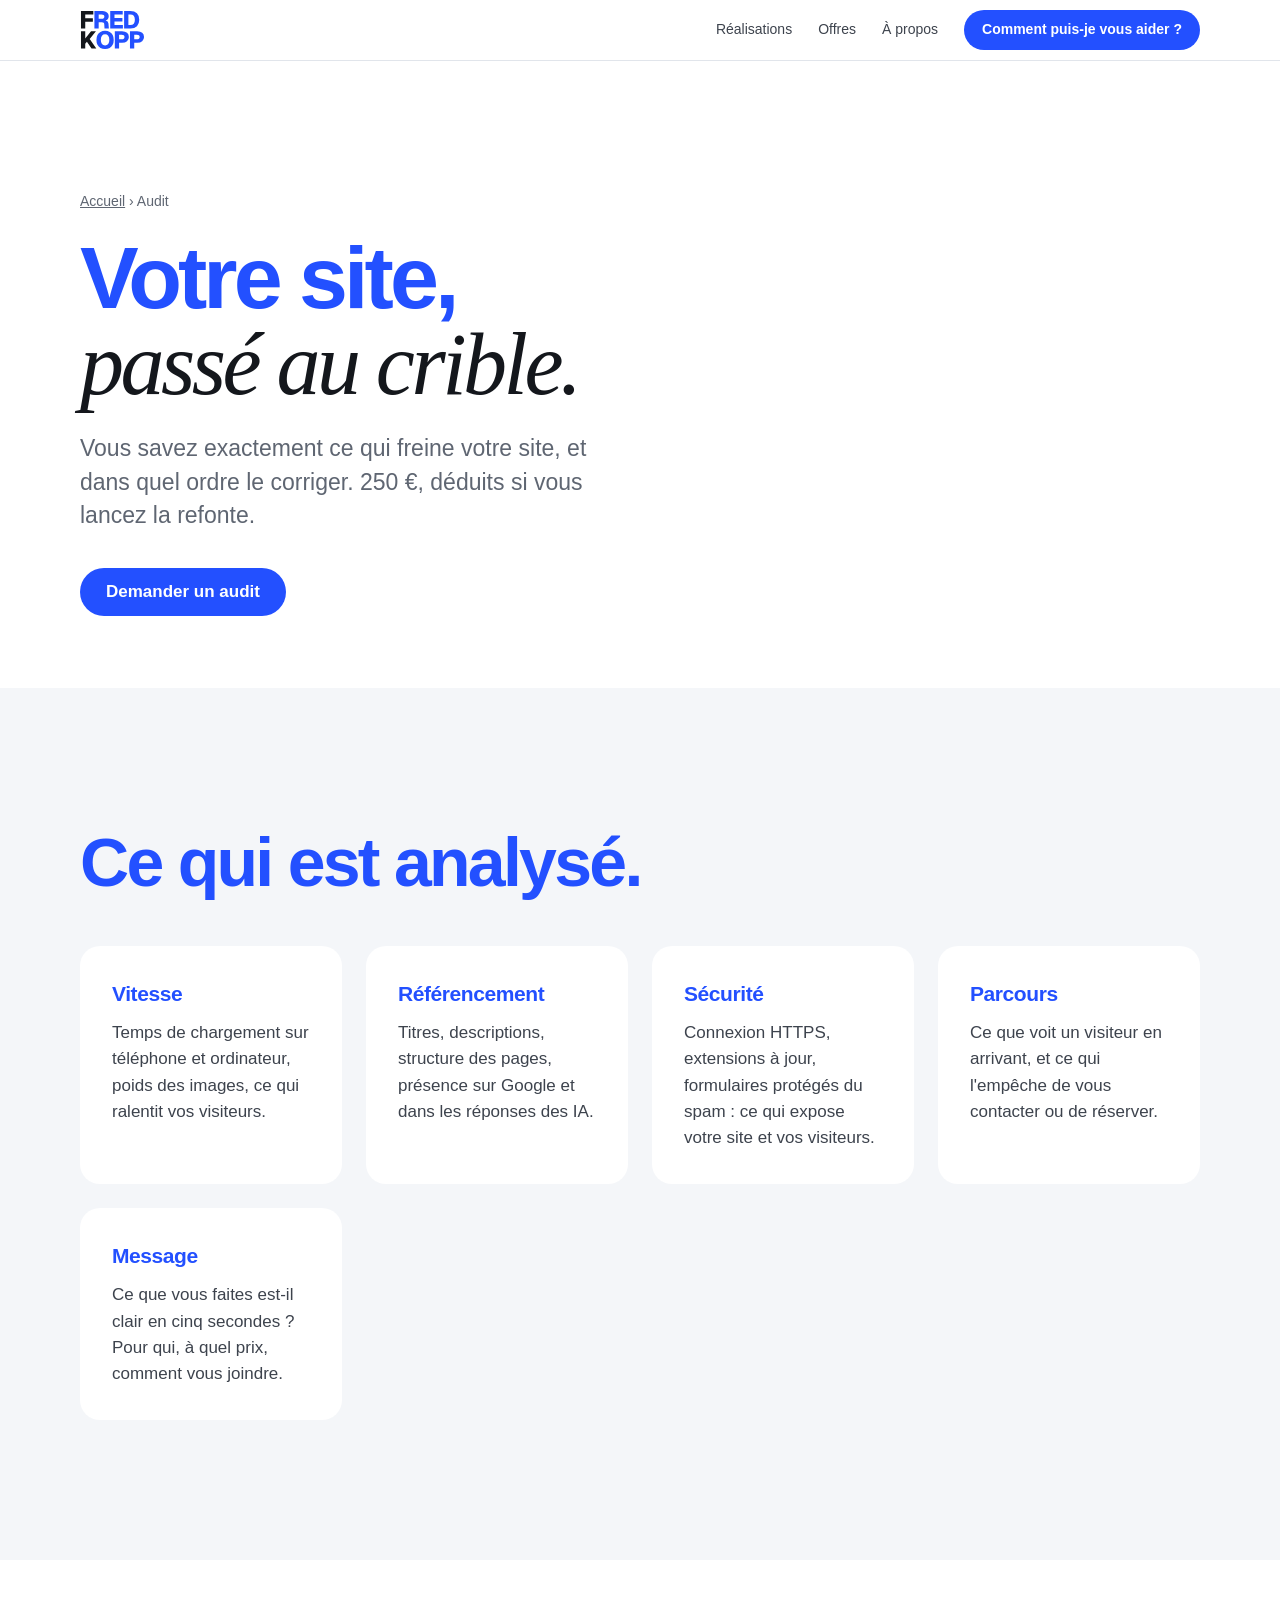
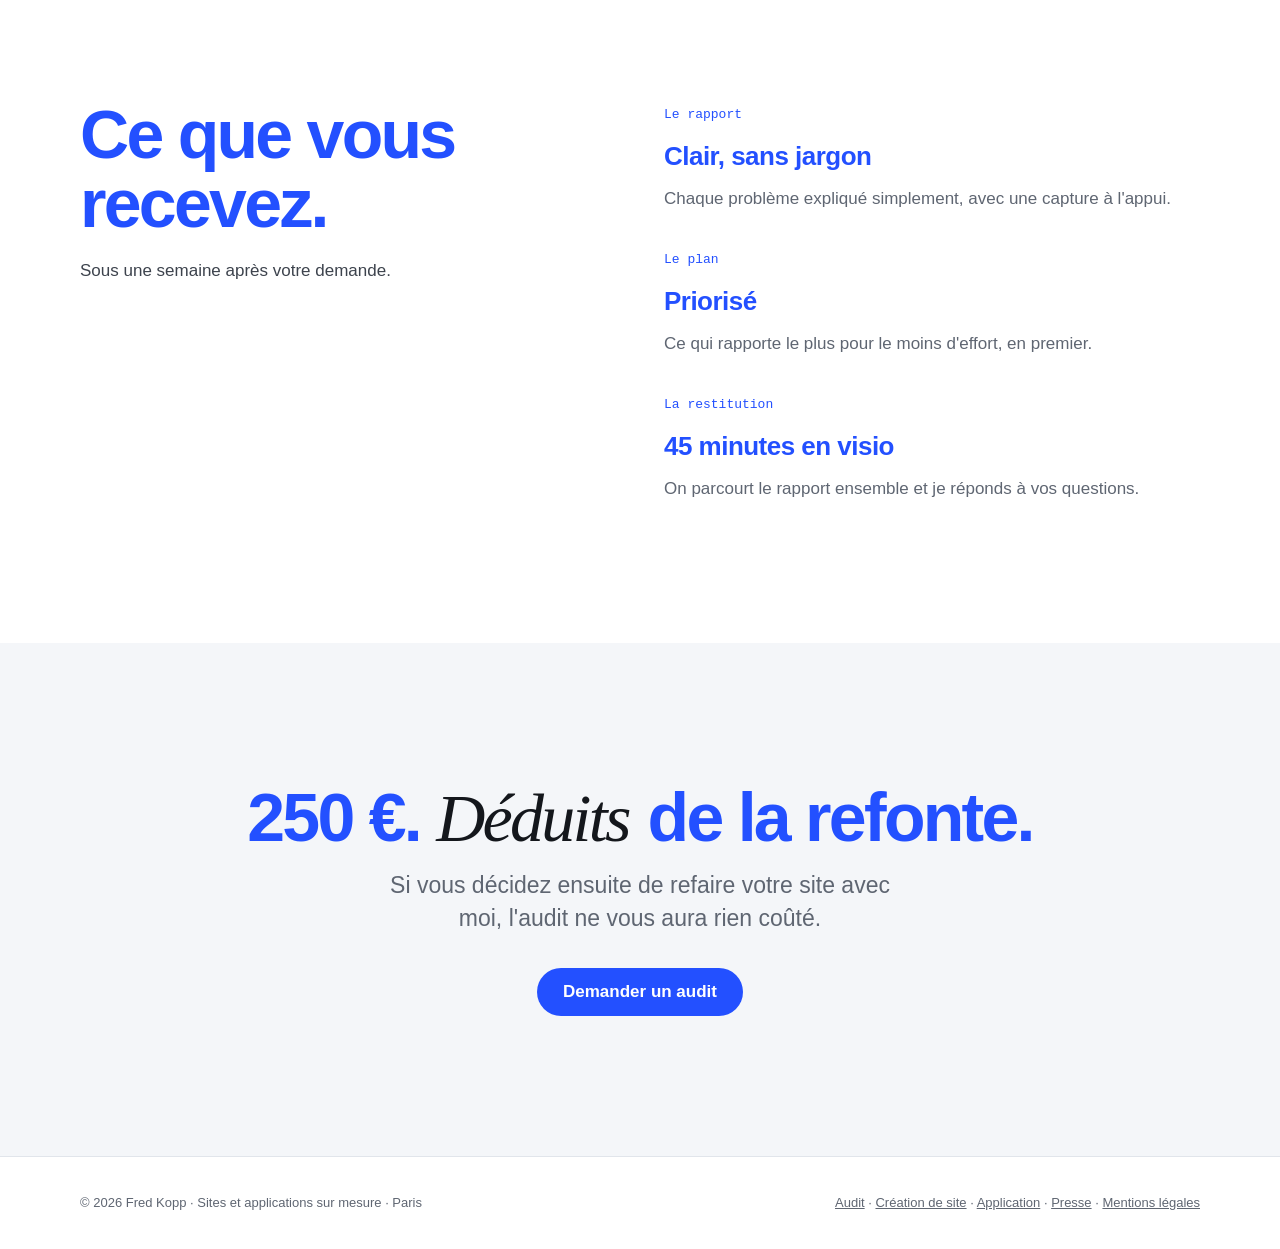
<file: audit.html>
<!doctype html>
<html lang="fr">
<head>
<meta charset="utf-8">
<meta http-equiv="Content-Security-Policy" content="default-src 'self'; script-src 'self'; style-src 'self' 'unsafe-inline' https://fonts.googleapis.com; font-src 'self' https://fonts.gstatic.com; img-src 'self' data: https:; connect-src 'self' https://formsubmit.co https://www.googleapis.com; form-action 'self' https://formsubmit.co mailto:; frame-src https://calendar.app.google https://calendar.google.com; base-uri 'self'; object-src 'none'; upgrade-insecure-requests">
<meta name="referrer" content="strict-origin-when-cross-origin">
<meta name="viewport" content="width=device-width, initial-scale=1, viewport-fit=cover">
<title>Audit de site internet · 250 € · Fred Kopp</title>
<meta name="description" content="Audit de site internet à 250 € : vitesse, référencement Google, sécurité et clarté du message. Un plan d'action priorisé, déduit si vous lancez la refonte.">
<link rel="canonical" href="https://fredkopp.com/audit">
<meta property="og:title" content="Audit de site internet · Fred Kopp">
<meta property="og:description" content="Audit de site internet à 250 € : vitesse, référencement Google, sécurité et clarté du message. Un plan d'action priorisé, déduit si vous lancez la refonte.">
<meta property="og:url" content="https://fredkopp.com/audit">
<meta property="og:locale" content="fr_FR">
<meta property="og:image" content="https://fredkopp.com/og-image.png">
<meta property="og:image:width" content="1200">
<meta property="og:image:height" content="630">
<meta property="og:image:alt" content="Fred Kopp · Pas un site. Votre site.">
<link rel="preconnect" href="https://fonts.googleapis.com">
<link rel="preconnect" href="https://fonts.gstatic.com" crossorigin>
<link rel="stylesheet" href="https://fonts.googleapis.com/css2?family=Geist:wght@400;500;600;700;800&family=Geist+Mono:wght@500&family=Fraunces:ital,opsz,wght@1,9..144,500&display=swap">
<link rel="stylesheet" href="styles.css?v=20261114h">
<link rel="icon" href="favicon-fk.svg" type="image/svg+xml">
<link rel="icon" href="favicon-32.png" type="image/png" sizes="32x32">
<link rel="apple-touch-icon" href="apple-touch-icon.png">
<script type="application/ld+json">
{
  "@context": "https://schema.org",
  "@type": "Service",
  "name": "Audit de site internet",
  "serviceType": "Audit de site web",
  "provider": { "@type": "ProfessionalService", "@id": "https://fredkopp.com/#service", "name": "Fred Kopp", "url": "https://fredkopp.com/" },
  "areaServed": "France",
  "offers": { "@type": "Offer", "price": "250", "priceCurrency": "EUR" }
}
</script>
<script type="application/ld+json">
{
 "@context": "https://schema.org",
 "@type": "BreadcrumbList",
 "itemListElement": [
  {
   "@type": "ListItem",
   "position": 1,
   "name": "Accueil",
   "item": "https://fredkopp.com/"
  },
  {
   "@type": "ListItem",
   "position": 2,
   "name": "Audit de site internet",
   "item": "https://fredkopp.com/audit"
  }
 ]
}
</script>
  <script data-goatcounter="https://fredkopp.goatcounter.com/count" async src="https://gc.zgo.at/count.js"></script>
</head>
<body>

<header class="site-header">
  <nav class="wrap nav" aria-label="Navigation principale">
    <a class="brand" href="index.html" aria-label="Fred Kopp, accueil"><img src="logo-empile.svg" alt="Fred Kopp" width="68" height="42"></a>
    <div class="nav-links">
      <a href="index.html#realisations">Réalisations</a>
      <a href="index.html#offres">Offres</a>
      <a href="index.html#apropos">À propos</a>
      <a class="btn btn--small" href="index.html#contact">Comment puis-je vous aider ?</a>
    </div>
  </nav>
</header>

<main>
<section class="wrap page-hero">
  <p class="crumb load d1"><a href="index.html">Accueil</a> › Audit</p>
  <h1 class="display load d2" style="margin-top:22px; font-size:clamp(46px, 7vw, 88px);">Votre site,<br><em>passé au crible.</em></h1>
  <p class="lead load d3">Vous savez exactement ce qui freine votre site, et dans quel ordre le corriger. 250 €, déduits si vous lancez la refonte.</p>
  <div class="btns load d4"><a class="btn" href="index.html#contact">Demander un audit</a></div>
</section>

<section class="band band--soft">
  <div class="wrap">
    <h2 class="h2 reveal">Ce qui est analysé.</h2>
    <div class="feature-grid">
      <div class="feature reveal"><h3>Vitesse</h3><p>Temps de chargement sur téléphone et ordinateur, poids des images, ce qui ralentit vos visiteurs.</p></div>
      <div class="feature reveal"><h3>Référencement</h3><p>Titres, descriptions, structure des pages, présence sur Google et dans les réponses des IA.</p></div>
      <div class="feature reveal"><h3>Sécurité</h3><p>Connexion HTTPS, extensions à jour, formulaires protégés du spam : ce qui expose votre site et vos visiteurs.</p></div>
      <div class="feature reveal"><h3>Parcours</h3><p>Ce que voit un visiteur en arrivant, et ce qui l'empêche de vous contacter ou de réserver.</p></div>
      <div class="feature reveal"><h3>Message</h3><p>Ce que vous faites est-il clair en cinq secondes ? Pour qui, à quel prix, comment vous joindre.</p></div>
    </div>
  </div>
</section>

<section class="band">
  <div class="wrap split">
    <div class="reveal">
      <h2 class="h2">Ce que vous recevez.</h2>
      <p class="body" style="margin-top:20px;">Sous une semaine après votre demande.</p>
    </div>
    <ol class="steps reveal" style="margin-top:0; grid-template-columns:1fr;">
      <li><span class="k">Le rapport</span><h3>Clair, sans jargon</h3><p>Chaque problème expliqué simplement, avec une capture à l'appui.</p></li>
      <li><span class="k">Le plan</span><h3>Priorisé</h3><p>Ce qui rapporte le plus pour le moins d'effort, en premier.</p></li>
      <li><span class="k">La restitution</span><h3>45 minutes en visio</h3><p>On parcourt le rapport ensemble et je réponds à vos questions.</p></li>
    </ol>
  </div>
</section>

<section class="band band--soft center">
  <div class="wrap">
    <h2 class="h2 reveal">250 €. <em>Déduits</em> de la refonte.</h2>
    <p class="lead reveal" style="margin-top:16px;">Si vous décidez ensuite de refaire votre site avec moi, l'audit ne vous aura rien coûté.</p>
    <div class="btns reveal" style="margin-top:32px;"><a class="btn" href="index.html#contact">Demander un audit</a></div>
  </div>
</section>
</main>

<footer class="site-footer">
  <div class="wrap">
    <p>© <span id="year">2026</span> Fred Kopp · Sites et applications sur mesure · Paris</p>
    <p><a href="audit.html">Audit</a> · <a href="creation-site-internet.html">Création de site</a> · <a href="application-sur-mesure.html">Application</a> · <a href="presse.html">Presse</a> · <a href="mentions-legales.html">Mentions légales</a></p>
  </div>
</footer>
<script src="main.js?v=20261114h"></script>
</body>
</html>
</file>
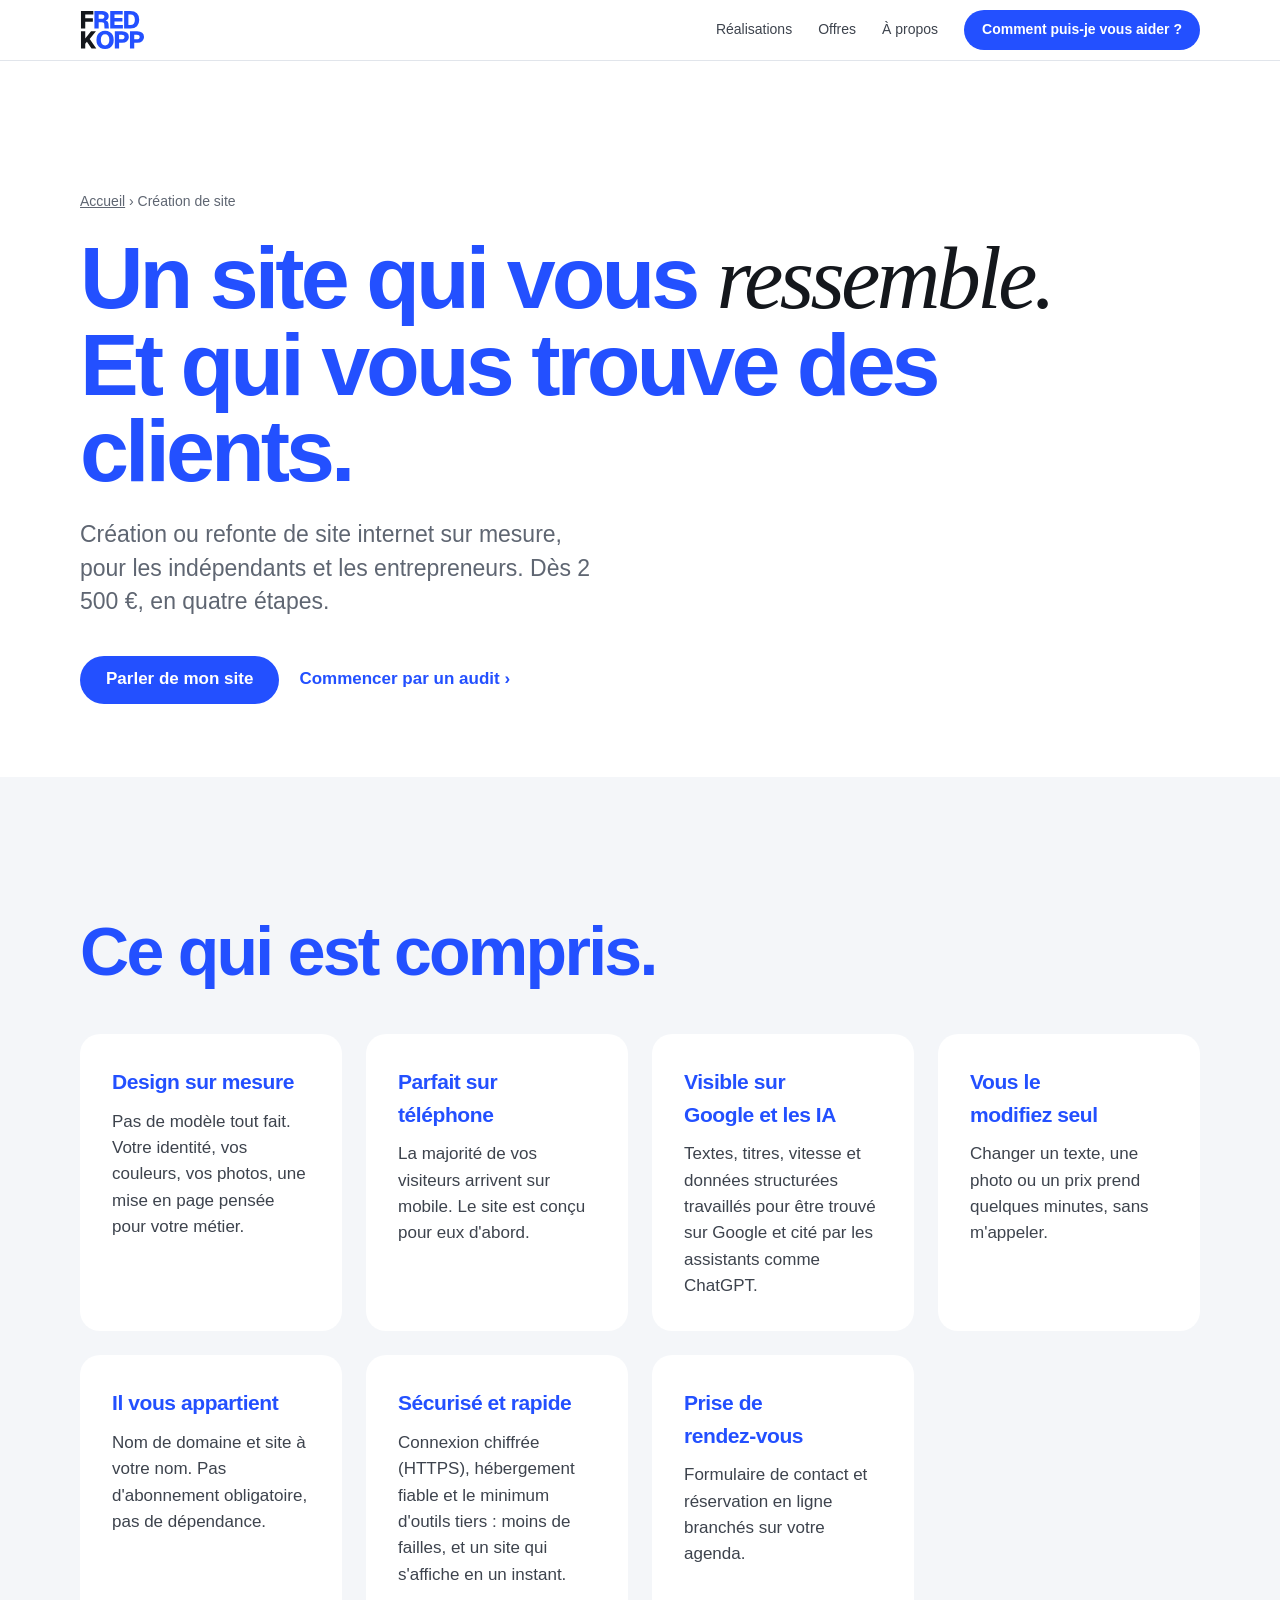
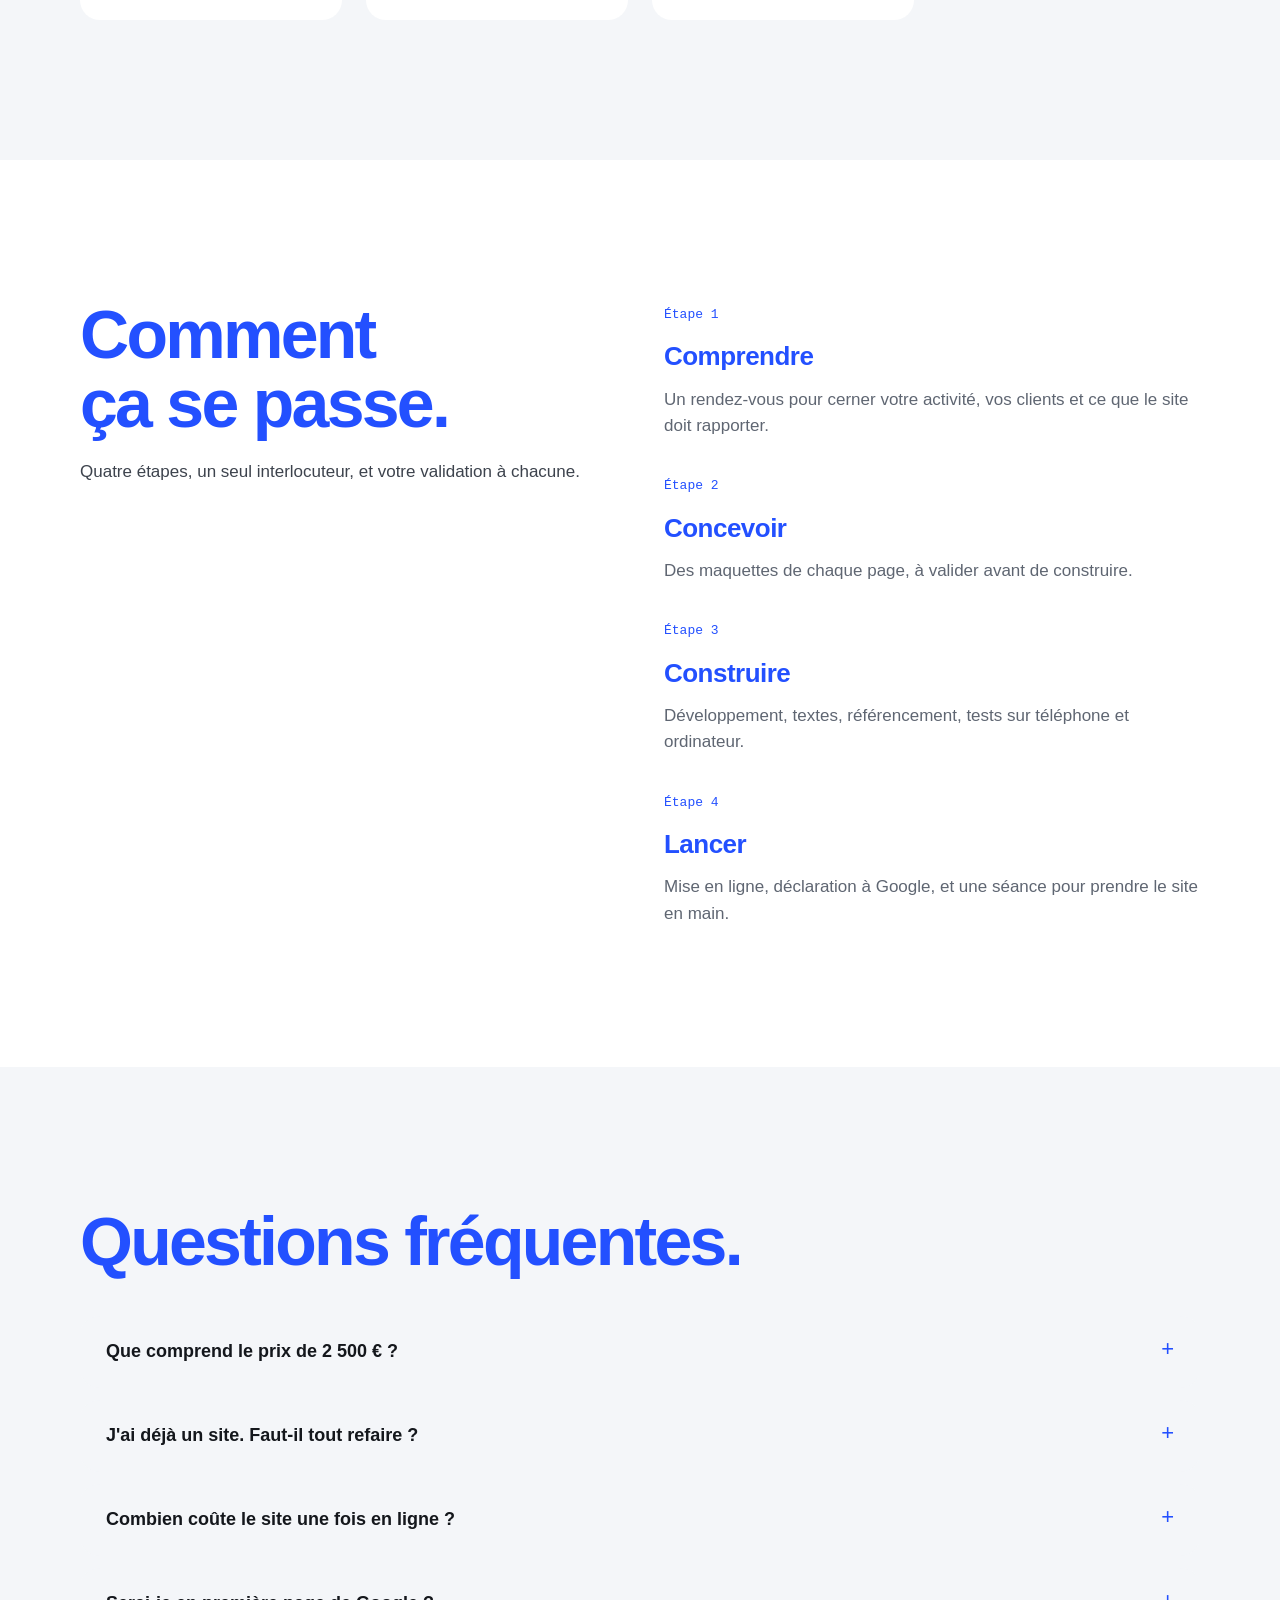
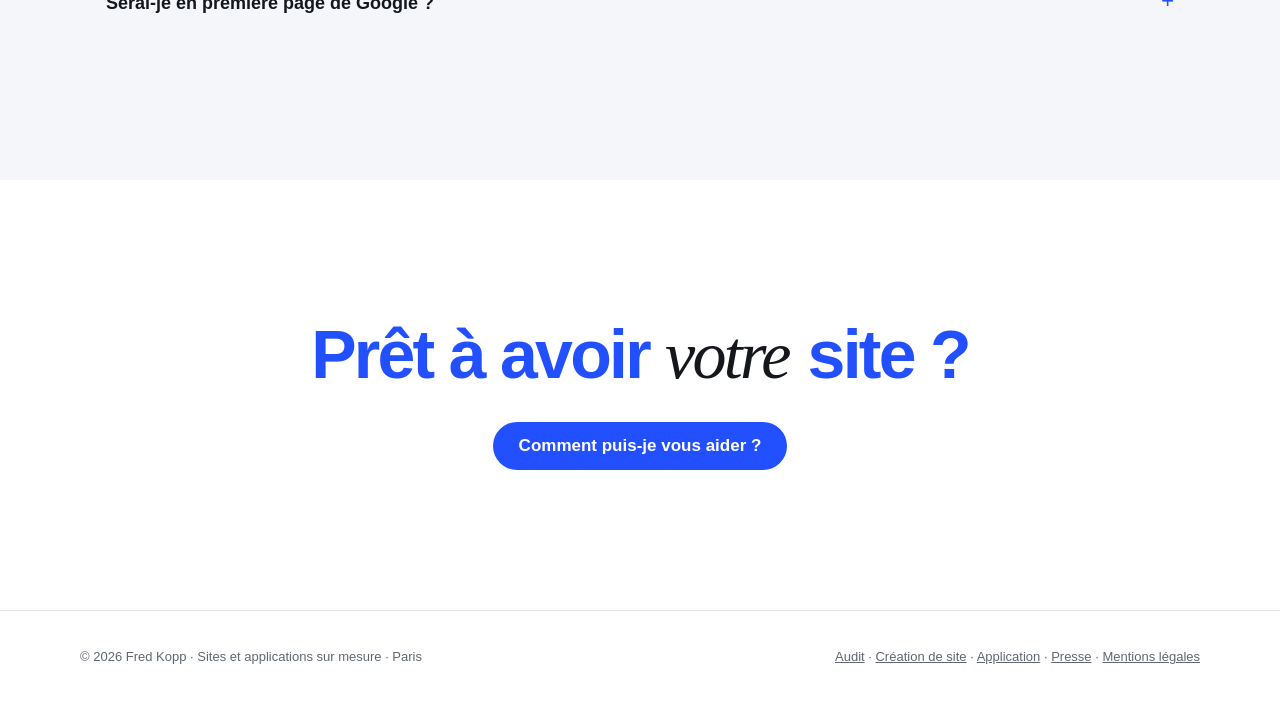
<file: creation-site-internet.html>
<!doctype html>
<html lang="fr">
<head>
<meta charset="utf-8">
<meta http-equiv="Content-Security-Policy" content="default-src 'self'; script-src 'self'; style-src 'self' 'unsafe-inline' https://fonts.googleapis.com; font-src 'self' https://fonts.gstatic.com; img-src 'self' data: https:; connect-src 'self' https://formsubmit.co https://www.googleapis.com; form-action 'self' https://formsubmit.co mailto:; frame-src https://calendar.app.google https://calendar.google.com; base-uri 'self'; object-src 'none'; upgrade-insecure-requests">
<meta name="referrer" content="strict-origin-when-cross-origin">
<meta name="viewport" content="width=device-width, initial-scale=1, viewport-fit=cover">
<title>Création et refonte de site internet sur mesure à Paris · Fred Kopp</title>
<meta name="description" content="Création ou refonte de site sur mesure pour indépendants et entrepreneurs : design soigné, visible sur Google, sécurisé, modifiable seul. Dès 2 500 €.">
<link rel="canonical" href="https://fredkopp.com/creation-site-internet">
<meta property="og:title" content="Création et refonte de site internet sur mesure · Fred Kopp">
<meta property="og:description" content="Un site à votre image, pensé pour être trouvé. Dès 2 500 €.">
<meta property="og:url" content="https://fredkopp.com/creation-site-internet">
<meta property="og:locale" content="fr_FR">
<meta property="og:image" content="https://fredkopp.com/og-image.png">
<meta property="og:image:width" content="1200">
<meta property="og:image:height" content="630">
<meta property="og:image:alt" content="Fred Kopp · Pas un site. Votre site.">
<link rel="preconnect" href="https://fonts.googleapis.com">
<link rel="preconnect" href="https://fonts.gstatic.com" crossorigin>
<link rel="stylesheet" href="https://fonts.googleapis.com/css2?family=Geist:wght@400;500;600;700;800&family=Geist+Mono:wght@500&family=Fraunces:ital,opsz,wght@1,9..144,500&display=swap">
<link rel="stylesheet" href="styles.css?v=20261114h">
<link rel="icon" href="favicon-fk.svg" type="image/svg+xml">
<link rel="icon" href="favicon-32.png" type="image/png" sizes="32x32">
<link rel="apple-touch-icon" href="apple-touch-icon.png">
<script type="application/ld+json">
{
  "@context": "https://schema.org",
  "@type": "Service",
  "name": "Création et refonte de site internet sur mesure",
  "serviceType": "Création de site internet",
  "provider": { "@type": "ProfessionalService", "@id": "https://fredkopp.com/#service", "name": "Fred Kopp", "url": "https://fredkopp.com/" },
  "areaServed": ["Paris", "Île-de-France", "France"],
  "offers": { "@type": "Offer", "priceSpecification": { "@type": "PriceSpecification", "minPrice": "2500", "priceCurrency": "EUR" } }
}
</script>
<script type="application/ld+json">
{
 "@context": "https://schema.org",
 "@type": "BreadcrumbList",
 "itemListElement": [
  {
   "@type": "ListItem",
   "position": 1,
   "name": "Accueil",
   "item": "https://fredkopp.com/"
  },
  {
   "@type": "ListItem",
   "position": 2,
   "name": "Création de site internet",
   "item": "https://fredkopp.com/creation-site-internet"
  }
 ]
}
</script>
<script type="application/ld+json">
{
 "@context": "https://schema.org",
 "@type": "FAQPage",
 "mainEntity": [
  {
   "@type": "Question",
   "name": "Que comprend le prix de 2 500 € ?",
   "acceptedAnswer": {
    "@type": "Answer",
    "text": "Un site vitrine sur mesure de quelques pages : design, développement, textes retravaillés, référencement de base, version mobile, formulaire de contact et mise en ligne. Le devis précise le périmètre exact selon votre projet."
   }
  },
  {
   "@type": "Question",
   "name": "J'ai déjà un site. Faut-il tout refaire ?",
   "acceptedAnswer": {
    "@type": "Answer",
    "text": "Pas forcément. L'audit à 250 € dit précisément ce qui freine votre site et ce qui mérite d'être gardé. Son montant est déduit si vous lancez la refonte."
   }
  },
  {
   "@type": "Question",
   "name": "Combien coûte le site une fois en ligne ?",
   "acceptedAnswer": {
    "@type": "Answer",
    "text": "Le nom de domaine coûte une dizaine d'euros par an. L'hébergement d'un site vitrine peut rester gratuit ou coûter quelques euros par mois. Aucun abonnement n'est imposé."
   }
  },
  {
   "@type": "Question",
   "name": "Serai-je en première page de Google ?",
   "acceptedAnswer": {
    "@type": "Answer",
    "text": "Personne ne peut le garantir honnêtement. Le site est construit pour être bien compris par Google dès le premier jour, et je vous montre comment suivre votre visibilité."
   }
  }
 ]
}
</script>
  <script data-goatcounter="https://fredkopp.goatcounter.com/count" async src="https://gc.zgo.at/count.js"></script>
</head>
<body>

<header class="site-header">
  <nav class="wrap nav" aria-label="Navigation principale">
    <a class="brand" href="index.html" aria-label="Fred Kopp, accueil"><img src="logo-empile.svg" alt="Fred Kopp" width="68" height="42"></a>
    <div class="nav-links">
      <a href="index.html#realisations">Réalisations</a>
      <a href="index.html#offres">Offres</a>
      <a href="index.html#apropos">À propos</a>
      <a class="btn btn--small" href="index.html#contact">Comment puis-je vous aider ?</a>
    </div>
  </nav>
</header>

<main>
<section class="wrap page-hero">
  <p class="crumb load d1"><a href="index.html">Accueil</a> › Création de site</p>
  <h1 class="display load d2" style="margin-top:22px; font-size:clamp(46px, 7vw, 88px);">Un site qui vous <em>ressemble.</em><br>Et qui vous trouve des clients.</h1>
  <p class="lead load d3">Création ou refonte de site internet sur mesure, pour les indépendants et les entrepreneurs. Dès 2 500 €, en quatre étapes.</p>
  <div class="btns load d4"><a class="btn" href="index.html#contact">Parler de mon site</a><a class="link-more" href="audit.html">Commencer par un audit</a></div>
</section>

<section class="band band--soft">
  <div class="wrap">
    <h2 class="h2 reveal">Ce qui est compris.</h2>
    <div class="feature-grid">
      <div class="feature reveal"><h3>Design sur mesure</h3><p>Pas de modèle tout fait. Votre identité, vos couleurs, vos photos, une mise en page pensée pour votre métier.</p></div>
      <div class="feature reveal"><h3>Parfait sur téléphone</h3><p>La majorité de vos visiteurs arrivent sur mobile. Le site est conçu pour eux d'abord.</p></div>
      <div class="feature reveal"><h3>Visible sur Google et les IA</h3><p>Textes, titres, vitesse et données structurées travaillés pour être trouvé sur Google et cité par les assistants comme ChatGPT.</p></div>
      <div class="feature reveal"><h3>Vous le modifiez seul</h3><p>Changer un texte, une photo ou un prix prend quelques minutes, sans m'appeler.</p></div>
      <div class="feature reveal"><h3>Il vous appartient</h3><p>Nom de domaine et site à votre nom. Pas d'abonnement obligatoire, pas de dépendance.</p></div>
      <div class="feature reveal"><h3>Sécurisé et rapide</h3><p>Connexion chiffrée (HTTPS), hébergement fiable et le minimum d'outils tiers : moins de failles, et un site qui s'affiche en un instant.</p></div>
      <div class="feature reveal"><h3>Prise de rendez-vous</h3><p>Formulaire de contact et réservation en ligne branchés sur votre agenda.</p></div>
    </div>
  </div>
</section>

<section class="band">
  <div class="wrap split">
    <div class="reveal">
      <h2 class="h2">Comment ça se passe.</h2>
      <p class="body" style="margin-top:20px;">Quatre étapes, un seul interlocuteur, et votre validation à chacune.</p>
    </div>
    <ol class="steps reveal" style="margin-top:0; grid-template-columns:1fr;">
      <li><span class="k">Étape 1</span><h3>Comprendre</h3><p>Un rendez-vous pour cerner votre activité, vos clients et ce que le site doit rapporter.</p></li>
      <li><span class="k">Étape 2</span><h3>Concevoir</h3><p>Des maquettes de chaque page, à valider avant de construire.</p></li>
      <li><span class="k">Étape 3</span><h3>Construire</h3><p>Développement, textes, référencement, tests sur téléphone et ordinateur.</p></li>
      <li><span class="k">Étape 4</span><h3>Lancer</h3><p>Mise en ligne, déclaration à Google, et une séance pour prendre le site en main.</p></li>
    </ol>
  </div>
</section>

<section class="band band--soft">
  <div class="wrap">
    <h2 class="h2 reveal">Questions fréquentes.</h2>
    <div class="faq">
      <details class="reveal"><summary>Que comprend le prix de 2 500 € ?</summary><p>Un site vitrine sur mesure de quelques pages : design, développement, textes retravaillés, référencement de base, version mobile, formulaire de contact et mise en ligne. Le devis précise le périmètre exact selon votre projet.</p></details>
      <details class="reveal"><summary>J'ai déjà un site. Faut-il tout refaire ?</summary><p>Pas forcément. L'audit à 250 € dit précisément ce qui freine votre site et ce qui mérite d'être gardé. Son montant est déduit si vous lancez la refonte.</p></details>
      <details class="reveal"><summary>Combien coûte le site une fois en ligne ?</summary><p>Le nom de domaine coûte une dizaine d'euros par an. L'hébergement d'un site vitrine peut rester gratuit ou coûter quelques euros par mois. Aucun abonnement n'est imposé.</p></details>
      <details class="reveal"><summary>Serai-je en première page de Google ?</summary><p>Personne ne peut le garantir honnêtement. Le site est construit pour être bien compris par Google dès le premier jour, et je vous montre comment suivre votre visibilité.</p></details>
    </div>
  </div>
</section>

<section class="band center">
  <div class="wrap">
    <h2 class="h2 reveal">Prêt à avoir <em>votre</em> site ?</h2>
    <div class="btns reveal" style="margin-top:32px;"><a class="btn" href="index.html#contact">Comment puis-je vous aider ?</a></div>
  </div>
</section>
</main>

<footer class="site-footer">
  <div class="wrap">
    <p>© <span id="year">2026</span> Fred Kopp · Sites et applications sur mesure · Paris</p>
    <p><a href="audit.html">Audit</a> · <a href="creation-site-internet.html">Création de site</a> · <a href="application-sur-mesure.html">Application</a> · <a href="presse.html">Presse</a> · <a href="mentions-legales.html">Mentions légales</a></p>
  </div>
</footer>
<script src="main.js?v=20261114h"></script>
</body>
</html>
</file>
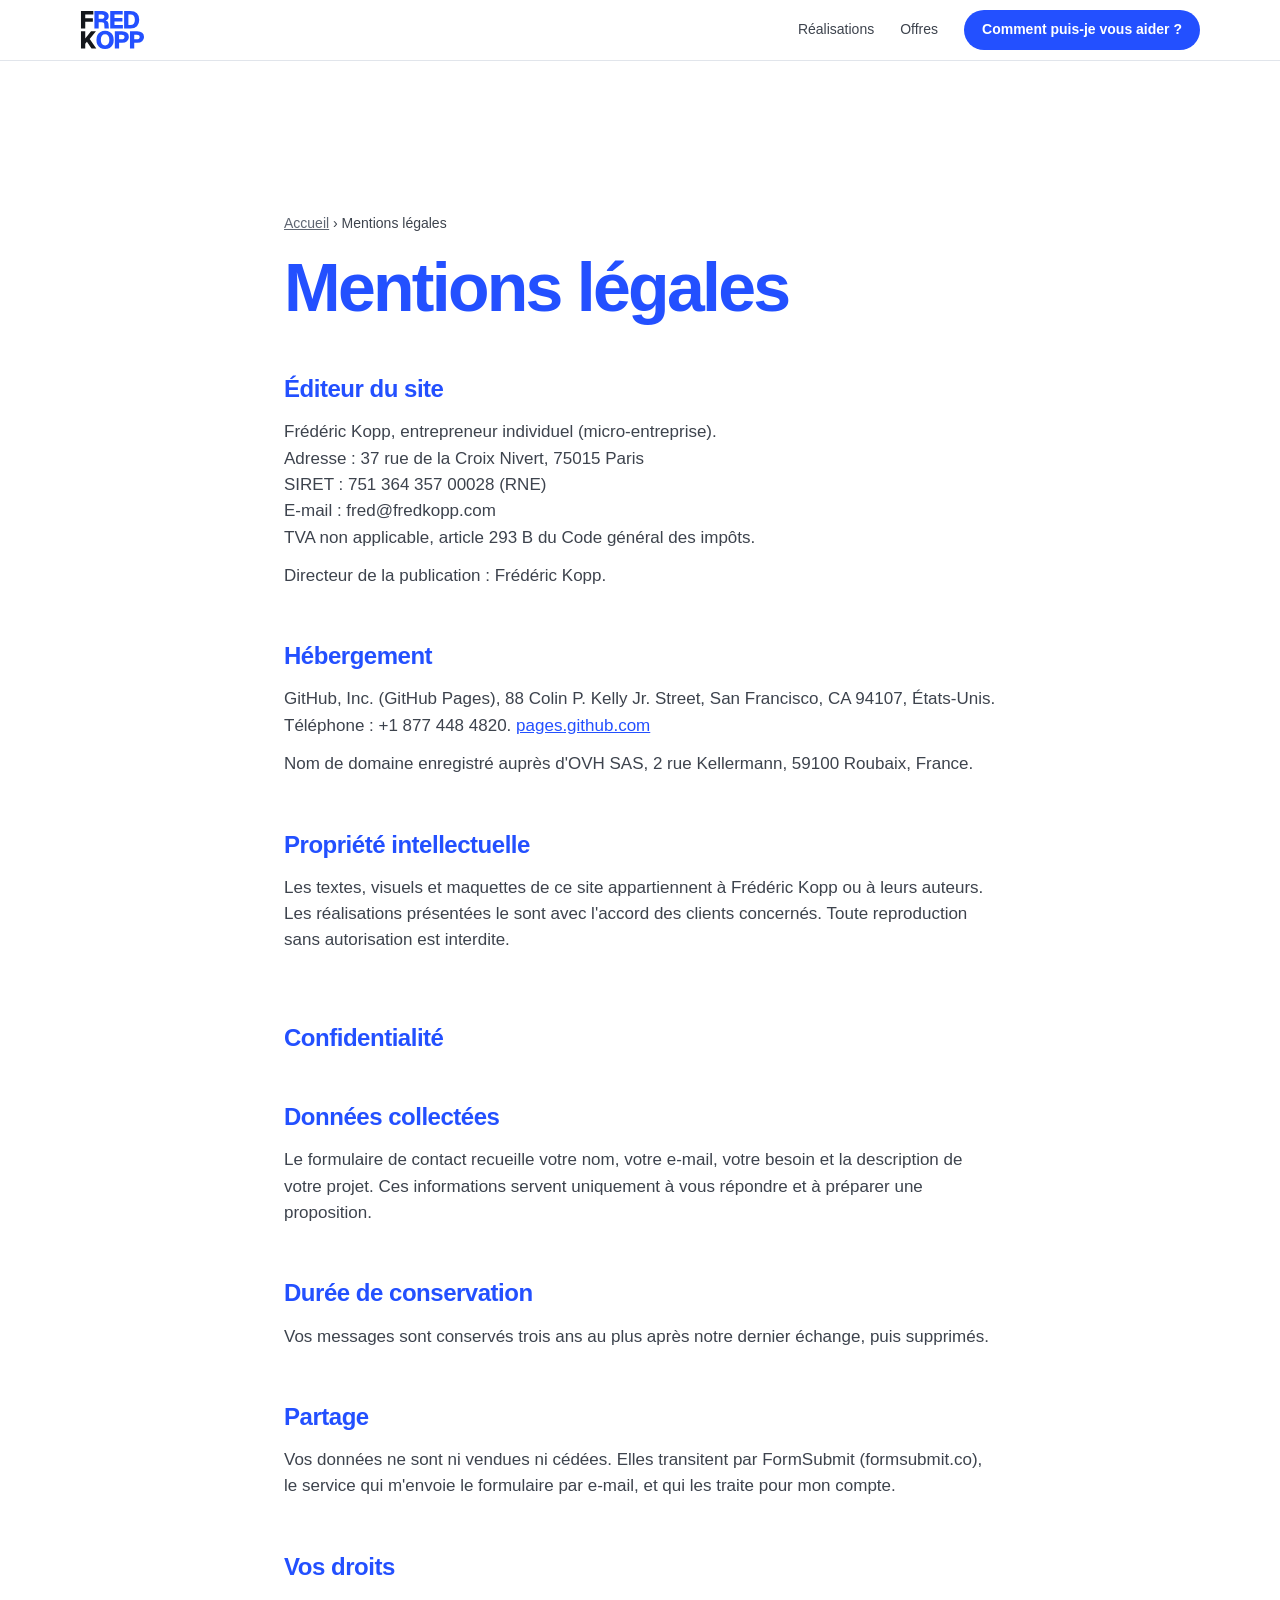
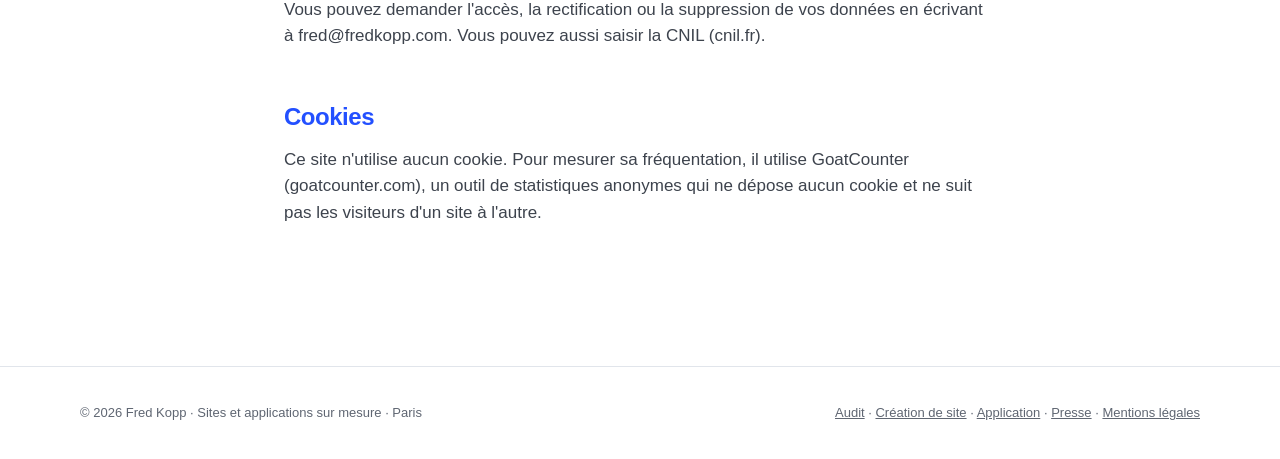
<file: mentions-legales.html>
<!doctype html>
<html lang="fr">
<head>
<meta charset="utf-8">
<meta http-equiv="Content-Security-Policy" content="default-src 'self'; script-src 'self'; style-src 'self' 'unsafe-inline' https://fonts.googleapis.com; font-src 'self' https://fonts.gstatic.com; img-src 'self' data: https:; connect-src 'self' https://formsubmit.co https://www.googleapis.com; form-action 'self' https://formsubmit.co mailto:; frame-src https://calendar.app.google https://calendar.google.com; base-uri 'self'; object-src 'none'; upgrade-insecure-requests">
<meta name="referrer" content="strict-origin-when-cross-origin">
<meta name="viewport" content="width=device-width, initial-scale=1, viewport-fit=cover">
<title>Mentions légales et confidentialité · Fred Kopp</title>
<meta name="description" content="Mentions légales et politique de confidentialité du site fredkopp.com : éditeur, hébergeur, données personnelles et cookies.">
<meta name="robots" content="noindex, follow">
<link rel="canonical" href="https://fredkopp.com/mentions-legales">
<link rel="preconnect" href="https://fonts.googleapis.com">
<link rel="preconnect" href="https://fonts.gstatic.com" crossorigin>
<link rel="stylesheet" href="https://fonts.googleapis.com/css2?family=Geist:wght@400;500;600;700;800&family=Geist+Mono:wght@500&family=Fraunces:ital,opsz,wght@1,9..144,500&display=swap">
<link rel="stylesheet" href="styles.css?v=20261114h">
<link rel="icon" href="favicon-fk.svg" type="image/svg+xml">
<link rel="icon" href="favicon-32.png" type="image/png" sizes="32x32">
<link rel="apple-touch-icon" href="apple-touch-icon.png">
<script type="application/ld+json">
{
 "@context": "https://schema.org",
 "@type": "BreadcrumbList",
 "itemListElement": [
  {
   "@type": "ListItem",
   "position": 1,
   "name": "Accueil",
   "item": "https://fredkopp.com/"
  },
  {
   "@type": "ListItem",
   "position": 2,
   "name": "Mentions légales",
   "item": "https://fredkopp.com/mentions-legales"
  }
 ]
}
</script>
  <script data-goatcounter="https://fredkopp.goatcounter.com/count" async src="https://gc.zgo.at/count.js"></script>
</head>
<body>

<header class="site-header">
  <nav class="wrap nav" aria-label="Navigation principale">
    <a class="brand" href="index.html" aria-label="Fred Kopp, accueil"><img src="logo-empile.svg" alt="Fred Kopp" width="68" height="42"></a>
    <div class="nav-links">
      <a href="index.html#realisations">Réalisations</a>
      <a href="index.html#offres">Offres</a>
      <a class="btn btn--small" href="index.html#contact">Comment puis-je vous aider ?</a>
    </div>
  </nav>
</header>

<main class="band">
  <div class="wrap legal">
    <p class="crumb"><a href="index.html">Accueil</a> › Mentions légales</p>
    <h1 class="h2" style="margin-top:18px;">Mentions légales</h1>

    <h2>Éditeur du site</h2>
    <p>Frédéric Kopp, entrepreneur individuel (micro-entreprise).<br>
    Adresse : 37 rue de la Croix Nivert, 75015 Paris<br>
    SIRET : 751 364 357 00028 (RNE)<br>
    E-mail : fred@fredkopp.com<br>
    TVA non applicable, article 293 B du Code général des impôts.</p>
    <p>Directeur de la publication : Frédéric Kopp.</p>

    <h2>Hébergement</h2>
    <p>GitHub, Inc. (GitHub Pages), 88 Colin P. Kelly Jr. Street, San Francisco, CA 94107, États-Unis. Téléphone : +1 877 448 4820. <a href="https://pages.github.com" target="_blank" rel="noopener">pages.github.com</a></p>
    <p>Nom de domaine enregistré auprès d'OVH SAS, 2 rue Kellermann, 59100 Roubaix, France.</p>

    <h2>Propriété intellectuelle</h2>
    <p>Les textes, visuels et maquettes de ce site appartiennent à Frédéric Kopp ou à leurs auteurs. Les réalisations présentées le sont avec l'accord des clients concernés. Toute reproduction sans autorisation est interdite.</p>

    <h2 class="h2" style="margin-top:72px;">Confidentialité</h2>

    <h2>Données collectées</h2>
    <p>Le formulaire de contact recueille votre nom, votre e-mail, votre besoin et la description de votre projet. Ces informations servent uniquement à vous répondre et à préparer une proposition.</p>

    <h2>Durée de conservation</h2>
    <p>Vos messages sont conservés trois ans au plus après notre dernier échange, puis supprimés.</p>

    <h2>Partage</h2>
    <p>Vos données ne sont ni vendues ni cédées. Elles transitent par FormSubmit (formsubmit.co), le service qui m'envoie le formulaire par e-mail, et qui les traite pour mon compte.</p>

    <h2>Vos droits</h2>
    <p>Vous pouvez demander l'accès, la rectification ou la suppression de vos données en écrivant à fred@fredkopp.com. Vous pouvez aussi saisir la CNIL (cnil.fr).</p>

    <h2>Cookies</h2>
    <p>Ce site n'utilise aucun cookie. Pour mesurer sa fréquentation, il utilise GoatCounter (goatcounter.com), un outil de statistiques anonymes qui ne dépose aucun cookie et ne suit pas les visiteurs d'un site à l'autre.</p>
  </div>
</main>

<footer class="site-footer">
  <div class="wrap">
    <p>© <span id="year">2026</span> Fred Kopp · Sites et applications sur mesure · Paris</p>
    <p><a href="audit.html">Audit</a> · <a href="creation-site-internet.html">Création de site</a> · <a href="application-sur-mesure.html">Application</a> · <a href="presse.html">Presse</a> · <a href="mentions-legales.html">Mentions légales</a></p>
  </div>
</footer>
<script src="main.js?v=20261114h"></script>
</body>
</html>
</file>
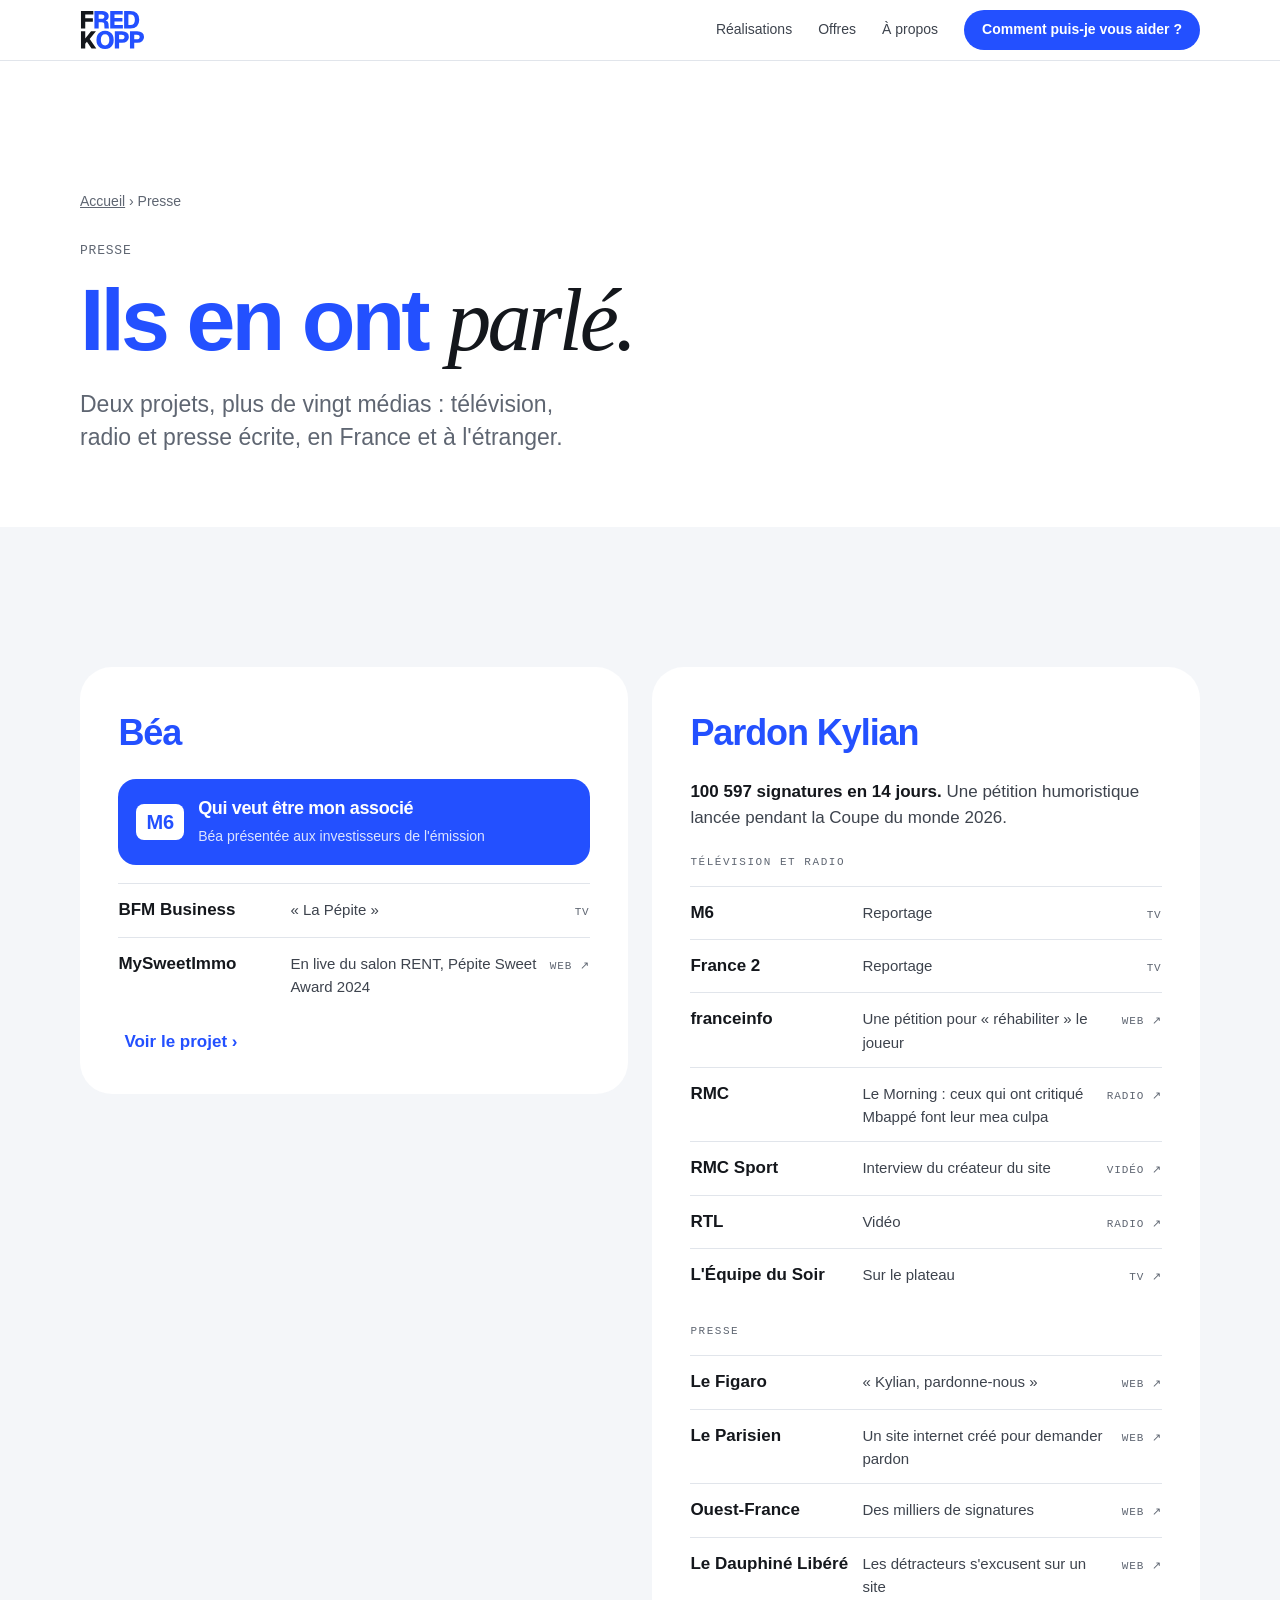
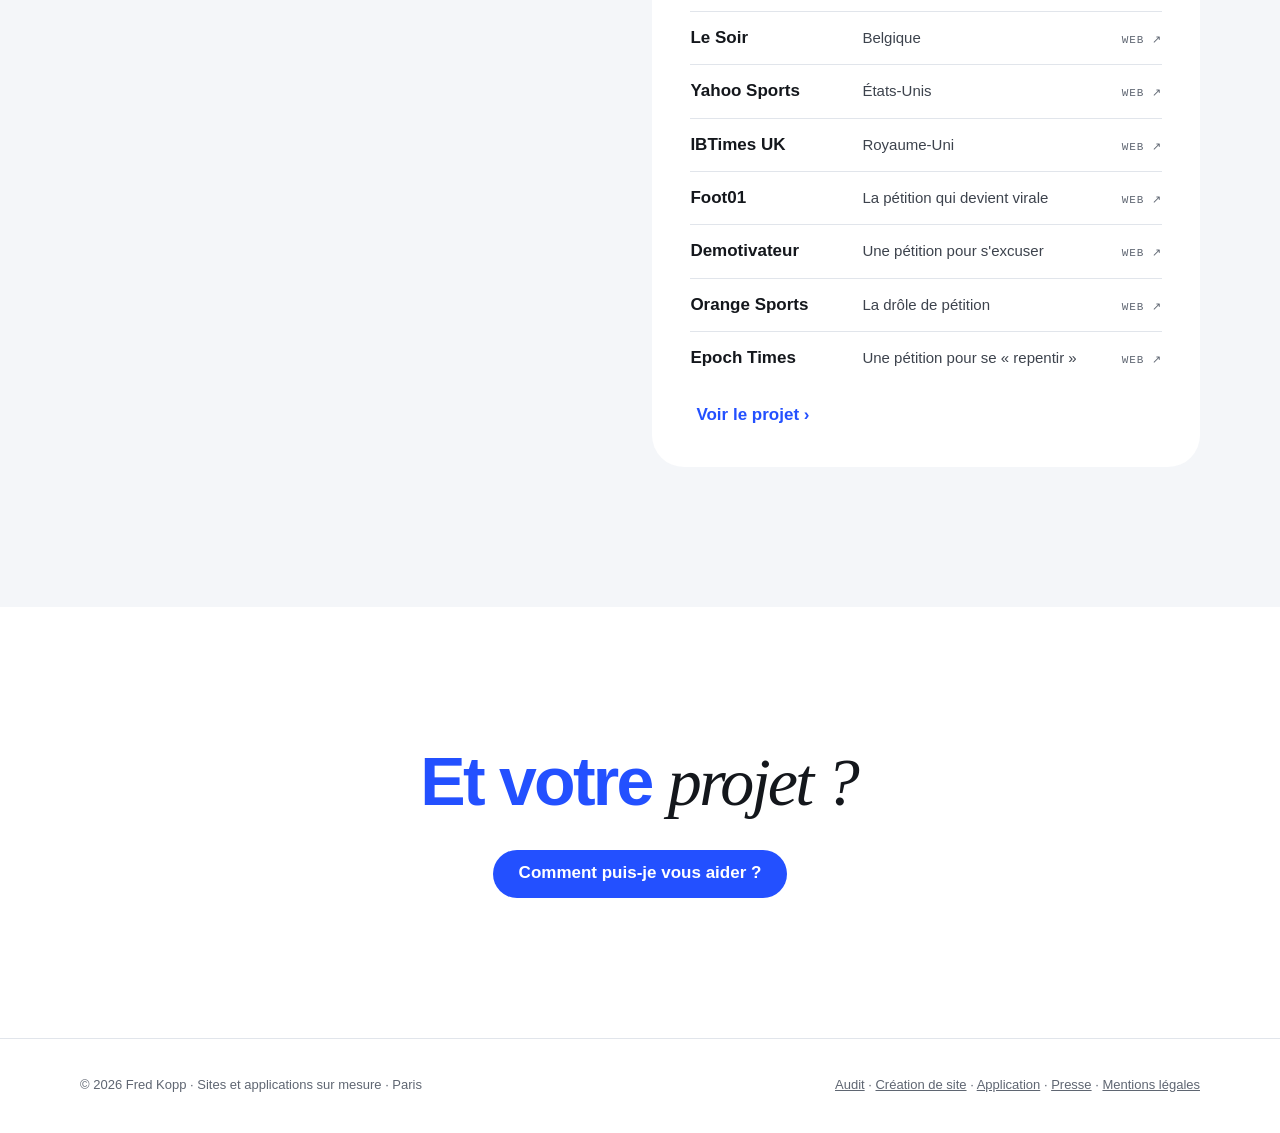
<file: presse.html>
<!doctype html>
<html lang="fr">
<head>
<meta charset="utf-8">
<meta http-equiv="Content-Security-Policy" content="default-src 'self'; script-src 'self'; style-src 'self' 'unsafe-inline' https://fonts.googleapis.com; font-src 'self' https://fonts.gstatic.com; img-src 'self' data: https:; connect-src 'self' https://formsubmit.co https://www.googleapis.com; form-action 'self' https://formsubmit.co mailto:; frame-src https://calendar.app.google https://calendar.google.com; base-uri 'self'; object-src 'none'; upgrade-insecure-requests">
<meta name="referrer" content="strict-origin-when-cross-origin">
<meta name="viewport" content="width=device-width, initial-scale=1, viewport-fit=cover">
<title>Presse : Béa sur M6, Pardon Kylian dans 20 médias · Fred Kopp</title>
<meta name="description" content="Béa dans Qui veut être mon associé (M6) et sur BFM Business, Pardon Kylian dans plus de vingt médias : les passages télé, radio et presse.">
<link rel="canonical" href="https://fredkopp.com/presse">
<meta property="og:title" content="Presse : Béa sur M6, Pardon Kylian dans 20 médias · Fred Kopp">
<meta property="og:description" content="Béa dans Qui veut être mon associé (M6) et sur BFM Business, Pardon Kylian dans plus de vingt médias : les passages télé, radio et presse.">
<meta property="og:url" content="https://fredkopp.com/presse">
<meta property="og:image" content="https://fredkopp.com/og-image.png">
<meta property="og:image:width" content="1200">
<meta property="og:image:height" content="630">
<meta property="og:image:alt" content="Fred Kopp · Pas un site. Votre site.">
<meta property="og:locale" content="fr_FR">
<link rel="preconnect" href="https://fonts.googleapis.com">
<link rel="preconnect" href="https://fonts.gstatic.com" crossorigin>
<link rel="stylesheet" href="https://fonts.googleapis.com/css2?family=Geist:wght@400;500;600;700;800&family=Geist+Mono:wght@500&family=Fraunces:ital,opsz,wght@1,9..144,500&display=swap">
<link rel="stylesheet" href="styles.css?v=20261114h">
<link rel="icon" href="favicon-fk.svg" type="image/svg+xml">
<link rel="icon" href="favicon-32.png" type="image/png" sizes="32x32">
<link rel="apple-touch-icon" href="apple-touch-icon.png">
<script type="application/ld+json">
{
 "@context": "https://schema.org",
 "@type": "CollectionPage",
 "name": "Presse",
 "url": "https://fredkopp.com/presse",
 "about": {
  "@id": "https://fredkopp.com/#service"
 },
 "mainEntity": {
  "@type": "ItemList",
  "itemListElement": [
   {
    "@type": "ListItem",
    "position": 1,
    "item": {
     "@type": "NewsArticle",
     "headline": "En live du salon RENT, Pépite Sweet Award 2024",
     "url": "https://www.mysweetimmo.com/2024/11/19/en-live-du-salon-rent-avec-frederic-kopp-bea/",
     "publisher": {
      "@type": "Organization",
      "name": "MySweetImmo"
     }
    }
   },
   {
    "@type": "ListItem",
    "position": 2,
    "item": {
     "@type": "NewsArticle",
     "headline": "Une pétition pour « réhabiliter » le joueur",
     "url": "https://www.franceinfo.fr/sports/foot/kylian-mbappe/kylian-pardonne-nous-une-petition-pour-rehabiliter-le-joueur-de-l-equipe-de-france-critique-depuis-plusieurs-mois_8090024.html",
     "publisher": {
      "@type": "Organization",
      "name": "franceinfo"
     }
    }
   },
   {
    "@type": "ListItem",
    "position": 3,
    "item": {
     "@type": "NewsArticle",
     "headline": "Le Morning : ceux qui ont critiqué Mbappé font leur mea culpa",
     "url": "https://rmc.bfmtv.com/replay-emissions/5-7-le-morning-rmc/video-le-mondial-de-virginie-ceux-qui-ont-critique-mbappe-font-leur-mea-culpa_VN-202607020108.html",
     "publisher": {
      "@type": "Organization",
      "name": "RMC"
     }
    }
   },
   {
    "@type": "ListItem",
    "position": 4,
    "item": {
     "@type": "NewsArticle",
     "headline": "Interview du créateur du site",
     "url": "https://rmcsport.bfmtv.com/football/coupe-du-monde/video-equipe-de-france-je-me-suis-dit-mais-pardon-kylian-pardon-ironise-le-createur-du-site-internet-pardon-kylian_VN-202607010750.html",
     "publisher": {
      "@type": "Organization",
      "name": "RMC Sport"
     }
    }
   },
   {
    "@type": "ListItem",
    "position": 5,
    "item": {
     "@type": "NewsArticle",
     "headline": "Vidéo",
     "url": "https://www.tiktok.com/@rtl.officiel/video/7657798021513596182",
     "publisher": {
      "@type": "Organization",
      "name": "RTL"
     }
    }
   },
   {
    "@type": "ListItem",
    "position": 6,
    "item": {
     "@type": "NewsArticle",
     "headline": "Sur le plateau",
     "url": "https://x.com/lequipedusoir/status/2072419065956594102",
     "publisher": {
      "@type": "Organization",
      "name": "L'Équipe du Soir"
     }
    }
   },
   {
    "@type": "ListItem",
    "position": 7,
    "item": {
     "@type": "NewsArticle",
     "headline": "« Kylian, pardonne-nous »",
     "url": "https://www.lefigaro.fr/sports/football/coupe-du-monde/kylian-pardonne-nous-une-petition-en-ligne-pour-se-repentir-apres-avoir-critique-mbappe-20260701",
     "publisher": {
      "@type": "Organization",
      "name": "Le Figaro"
     }
    }
   },
   {
    "@type": "ListItem",
    "position": 8,
    "item": {
     "@type": "NewsArticle",
     "headline": "Un site internet créé pour demander pardon",
     "url": "https://www.leparisien.fr/sports/football/coupe-du-monde/on-a-doute-on-a-critique-on-a-ete-ingrats-un-site-internet-cree-pour-demander-pardon-a-kylian-mbappe-01-07-2026-QM4U32RA3REMXEU475WLFC4LAI.php",
     "publisher": {
      "@type": "Organization",
      "name": "Le Parisien"
     }
    }
   },
   {
    "@type": "ListItem",
    "position": 9,
    "item": {
     "@type": "NewsArticle",
     "headline": "Des milliers de signatures",
     "url": "https://www.ouest-france.fr/sport/football/kylian-mbappe/kylian-pardonne-nous-des-milliers-de-signatures-pour-la-petition-en-ligne-qui-demande-pardon-a-mbappe-ebd4b554-761c-11f1-847f-0515a70d2189",
     "publisher": {
      "@type": "Organization",
      "name": "Ouest-France"
     }
    }
   },
   {
    "@type": "ListItem",
    "position": 10,
    "item": {
     "@type": "NewsArticle",
     "headline": "Les détracteurs s'excusent sur un site",
     "url": "https://www.ledauphine.com/coupe-du-monde-de-football/2026/07/01/pardon-kylian-quand-les-detracteurs-du-n-10-des-bleus-s-excusent-sur-un-site",
     "publisher": {
      "@type": "Organization",
      "name": "Le Dauphiné Libéré"
     }
    }
   },
   {
    "@type": "ListItem",
    "position": 11,
    "item": {
     "@type": "NewsArticle",
     "headline": "Belgique",
     "url": "https://www.lesoir.be/756775/article/2026-07-01/kylian-pardonne-nous-la-petition-lunaire-des-supporters-francais-qui-fait-le",
     "publisher": {
      "@type": "Organization",
      "name": "Le Soir"
     }
    }
   },
   {
    "@type": "ListItem",
    "position": 12,
    "item": {
     "@type": "NewsArticle",
     "headline": "États-Unis",
     "url": "https://sports.yahoo.com/articles/french-petition-titled-kylian-mbappe-134236562.html",
     "publisher": {
      "@type": "Organization",
      "name": "Yahoo Sports"
     }
    }
   },
   {
    "@type": "ListItem",
    "position": 13,
    "item": {
     "@type": "NewsArticle",
     "headline": "Royaume-Uni",
     "url": "https://www.ibtimes.co.uk/french-fans-launch-viral-pardon-kylian-campaign-1807011",
     "publisher": {
      "@type": "Organization",
      "name": "IBTimes UK"
     }
    }
   },
   {
    "@type": "ListItem",
    "position": 14,
    "item": {
     "@type": "NewsArticle",
     "headline": "La pétition qui devient virale",
     "url": "https://www.foot01.com/equipe-de-france/kylian-pardonne-nous-la-petition-qui-devient-virale",
     "publisher": {
      "@type": "Organization",
      "name": "Foot01"
     }
    }
   },
   {
    "@type": "ListItem",
    "position": 15,
    "item": {
     "@type": "NewsArticle",
     "headline": "Une pétition pour s'excuser",
     "url": "https://www.demotivateur.fr/entertainment/people/kylian-pardonne-nous-une-petition-creee-pour-s-excuser-d-avoir-critique-kylian-mbappe-49186",
     "publisher": {
      "@type": "Organization",
      "name": "Demotivateur"
     }
    }
   },
   {
    "@type": "ListItem",
    "position": 16,
    "item": {
     "@type": "NewsArticle",
     "headline": "La drôle de pétition",
     "url": "https://sports.orange.fr/football/equipe-de-france/bleus/article/bleus-la-drole-de-petition-pour-demander-pardon-a-mbappe-exclu-CNT000002qiNJa.html",
     "publisher": {
      "@type": "Organization",
      "name": "Orange Sports"
     }
    }
   },
   {
    "@type": "ListItem",
    "position": 17,
    "item": {
     "@type": "NewsArticle",
     "headline": "Une pétition pour se « repentir »",
     "url": "https://www.epochtimes.fr/kylian-pardonne-nous-une-petition-en-ligne-a-ete-creee-pour-se-repentir-davoir-critique-mbappe-3297364.html",
     "publisher": {
      "@type": "Organization",
      "name": "Epoch Times"
     }
    }
   }
  ]
 }
}
</script>
<script type="application/ld+json">
{
 "@context": "https://schema.org",
 "@type": "BreadcrumbList",
 "itemListElement": [
  {
   "@type": "ListItem",
   "position": 1,
   "name": "Accueil",
   "item": "https://fredkopp.com/"
  },
  {
   "@type": "ListItem",
   "position": 2,
   "name": "Presse",
   "item": "https://fredkopp.com/presse"
  }
 ]
}
</script>
  <script data-goatcounter="https://fredkopp.goatcounter.com/count" async src="https://gc.zgo.at/count.js"></script>
</head>
<body>

<header class="site-header">
  <nav class="wrap nav" aria-label="Navigation principale">
    <a class="brand" href="index.html" aria-label="Fred Kopp, accueil"><img src="logo-empile.svg" alt="Fred Kopp" width="68" height="42"></a>
    <div class="nav-links">
      <a href="index.html#realisations">Réalisations</a>
      <a href="index.html#offres">Offres</a>
      <a href="index.html#apropos">À propos</a>
      <a class="btn btn--small" href="index.html#contact">Comment puis-je vous aider ?</a>
    </div>
  </nav>
</header>

<main>
<section class="wrap page-hero">
  <p class="crumb load d1"><a href="index.html">Accueil</a> › Presse</p>
  <p class="eyebrow load d1" style="margin-top:28px;">Presse</p>
  <h1 class="display load d2" style="margin-top:16px; font-size:clamp(46px, 7vw, 88px);">Ils en ont <em>parlé.</em></h1>
  <p class="lead load d3">Deux projets, plus de vingt médias : télévision, radio et presse écrite, en France et à l'étranger.</p>
</section>

<section class="band band--soft">
  <div class="wrap presse-grid">
    <div class="presse-card reveal">
      <h2>Béa</h2>
      <div class="qvema"><i>M6</i><div><b>Qui veut être mon associé</b><span>Béa présentée aux investisseurs de l'émission</span></div></div>
      <ul class="presse-list">
        <li><span class="row"><span class="m">BFM Business</span><span class="t">« La Pépite »</span><span class="k">TV</span></span></li>
        <li><a href="https://www.mysweetimmo.com/2024/11/19/en-live-du-salon-rent-avec-frederic-kopp-bea/" target="_blank" rel="noopener"><span class="m">MySweetImmo</span><span class="t">En live du salon RENT, Pépite Sweet Award 2024</span><span class="k">Web ↗</span></a></li>
      </ul>
      <p style="margin:0;"><a class="link-more" href="realisation-bea.html">Voir le projet</a></p>
    </div>
    <div class="presse-card reveal">
      <h2>Pardon Kylian</h2>
      <p style="margin:0;color:var(--ink-2);"><b style="color:var(--ink);">100 597 signatures en 14 jours.</b> Une pétition humoristique lancée pendant la Coupe du monde 2026.</p>
      <p class="presse-groupe">Télévision et radio</p>
      <ul class="presse-list"><li><span class="row"><span class="m">M6</span><span class="t">Reportage</span><span class="k">TV</span></span></li><li><span class="row"><span class="m">France 2</span><span class="t">Reportage</span><span class="k">TV</span></span></li><li><a href="https://www.franceinfo.fr/sports/foot/kylian-mbappe/kylian-pardonne-nous-une-petition-pour-rehabiliter-le-joueur-de-l-equipe-de-france-critique-depuis-plusieurs-mois_8090024.html" target="_blank" rel="noopener"><span class="m">franceinfo</span><span class="t">Une pétition pour « réhabiliter » le joueur</span><span class="k">Web ↗</span></a></li><li><a href="https://rmc.bfmtv.com/replay-emissions/5-7-le-morning-rmc/video-le-mondial-de-virginie-ceux-qui-ont-critique-mbappe-font-leur-mea-culpa_VN-202607020108.html" target="_blank" rel="noopener"><span class="m">RMC</span><span class="t">Le Morning : ceux qui ont critiqué Mbappé font leur mea culpa</span><span class="k">Radio ↗</span></a></li><li><a href="https://rmcsport.bfmtv.com/football/coupe-du-monde/video-equipe-de-france-je-me-suis-dit-mais-pardon-kylian-pardon-ironise-le-createur-du-site-internet-pardon-kylian_VN-202607010750.html" target="_blank" rel="noopener"><span class="m">RMC Sport</span><span class="t">Interview du créateur du site</span><span class="k">Vidéo ↗</span></a></li><li><a href="https://www.tiktok.com/@rtl.officiel/video/7657798021513596182" target="_blank" rel="noopener"><span class="m">RTL</span><span class="t">Vidéo</span><span class="k">Radio ↗</span></a></li><li><a href="https://x.com/lequipedusoir/status/2072419065956594102" target="_blank" rel="noopener"><span class="m">L'Équipe du Soir</span><span class="t">Sur le plateau</span><span class="k">TV ↗</span></a></li></ul>
      <p class="presse-groupe">Presse</p>
      <ul class="presse-list"><li><a href="https://www.lefigaro.fr/sports/football/coupe-du-monde/kylian-pardonne-nous-une-petition-en-ligne-pour-se-repentir-apres-avoir-critique-mbappe-20260701" target="_blank" rel="noopener"><span class="m">Le Figaro</span><span class="t">« Kylian, pardonne-nous »</span><span class="k">Web ↗</span></a></li><li><a href="https://www.leparisien.fr/sports/football/coupe-du-monde/on-a-doute-on-a-critique-on-a-ete-ingrats-un-site-internet-cree-pour-demander-pardon-a-kylian-mbappe-01-07-2026-QM4U32RA3REMXEU475WLFC4LAI.php" target="_blank" rel="noopener"><span class="m">Le Parisien</span><span class="t">Un site internet créé pour demander pardon</span><span class="k">Web ↗</span></a></li><li><a href="https://www.ouest-france.fr/sport/football/kylian-mbappe/kylian-pardonne-nous-des-milliers-de-signatures-pour-la-petition-en-ligne-qui-demande-pardon-a-mbappe-ebd4b554-761c-11f1-847f-0515a70d2189" target="_blank" rel="noopener"><span class="m">Ouest-France</span><span class="t">Des milliers de signatures</span><span class="k">Web ↗</span></a></li><li><a href="https://www.ledauphine.com/coupe-du-monde-de-football/2026/07/01/pardon-kylian-quand-les-detracteurs-du-n-10-des-bleus-s-excusent-sur-un-site" target="_blank" rel="noopener"><span class="m">Le Dauphiné Libéré</span><span class="t">Les détracteurs s'excusent sur un site</span><span class="k">Web ↗</span></a></li><li><a href="https://www.lesoir.be/756775/article/2026-07-01/kylian-pardonne-nous-la-petition-lunaire-des-supporters-francais-qui-fait-le" target="_blank" rel="noopener"><span class="m">Le Soir</span><span class="t">Belgique</span><span class="k">Web ↗</span></a></li><li><a href="https://sports.yahoo.com/articles/french-petition-titled-kylian-mbappe-134236562.html" target="_blank" rel="noopener"><span class="m">Yahoo Sports</span><span class="t">États-Unis</span><span class="k">Web ↗</span></a></li><li><a href="https://www.ibtimes.co.uk/french-fans-launch-viral-pardon-kylian-campaign-1807011" target="_blank" rel="noopener"><span class="m">IBTimes UK</span><span class="t">Royaume-Uni</span><span class="k">Web ↗</span></a></li><li><a href="https://www.foot01.com/equipe-de-france/kylian-pardonne-nous-la-petition-qui-devient-virale" target="_blank" rel="noopener"><span class="m">Foot01</span><span class="t">La pétition qui devient virale</span><span class="k">Web ↗</span></a></li><li><a href="https://www.demotivateur.fr/entertainment/people/kylian-pardonne-nous-une-petition-creee-pour-s-excuser-d-avoir-critique-kylian-mbappe-49186" target="_blank" rel="noopener"><span class="m">Demotivateur</span><span class="t">Une pétition pour s'excuser</span><span class="k">Web ↗</span></a></li><li><a href="https://sports.orange.fr/football/equipe-de-france/bleus/article/bleus-la-drole-de-petition-pour-demander-pardon-a-mbappe-exclu-CNT000002qiNJa.html" target="_blank" rel="noopener"><span class="m">Orange Sports</span><span class="t">La drôle de pétition</span><span class="k">Web ↗</span></a></li><li><a href="https://www.epochtimes.fr/kylian-pardonne-nous-une-petition-en-ligne-a-ete-creee-pour-se-repentir-davoir-critique-mbappe-3297364.html" target="_blank" rel="noopener"><span class="m">Epoch Times</span><span class="t">Une pétition pour se « repentir »</span><span class="k">Web ↗</span></a></li></ul>
      <p style="margin:0;"><a class="link-more" href="realisation-pardon-kylian.html">Voir le projet</a></p>
    </div>
  </div>
</section>

<section class="band center">
  <div class="wrap">
    <h2 class="h2 reveal">Et votre <em>projet ?</em></h2>
    <div class="btns reveal" style="margin-top:32px;"><a class="btn" href="index.html#contact">Comment puis-je vous aider ?</a></div>
  </div>
</section>
</main>

<footer class="site-footer">
  <div class="wrap">
    <p>© <span id="year">2026</span> Fred Kopp · Sites et applications sur mesure · Paris</p>
    <p><a href="audit.html">Audit</a> · <a href="creation-site-internet.html">Création de site</a> · <a href="application-sur-mesure.html">Application</a> · <a href="presse.html">Presse</a> · <a href="mentions-legales.html">Mentions légales</a></p>
  </div>
</footer>
<script src="main.js?v=20261114h"></script>
</body>
</html>
</file>
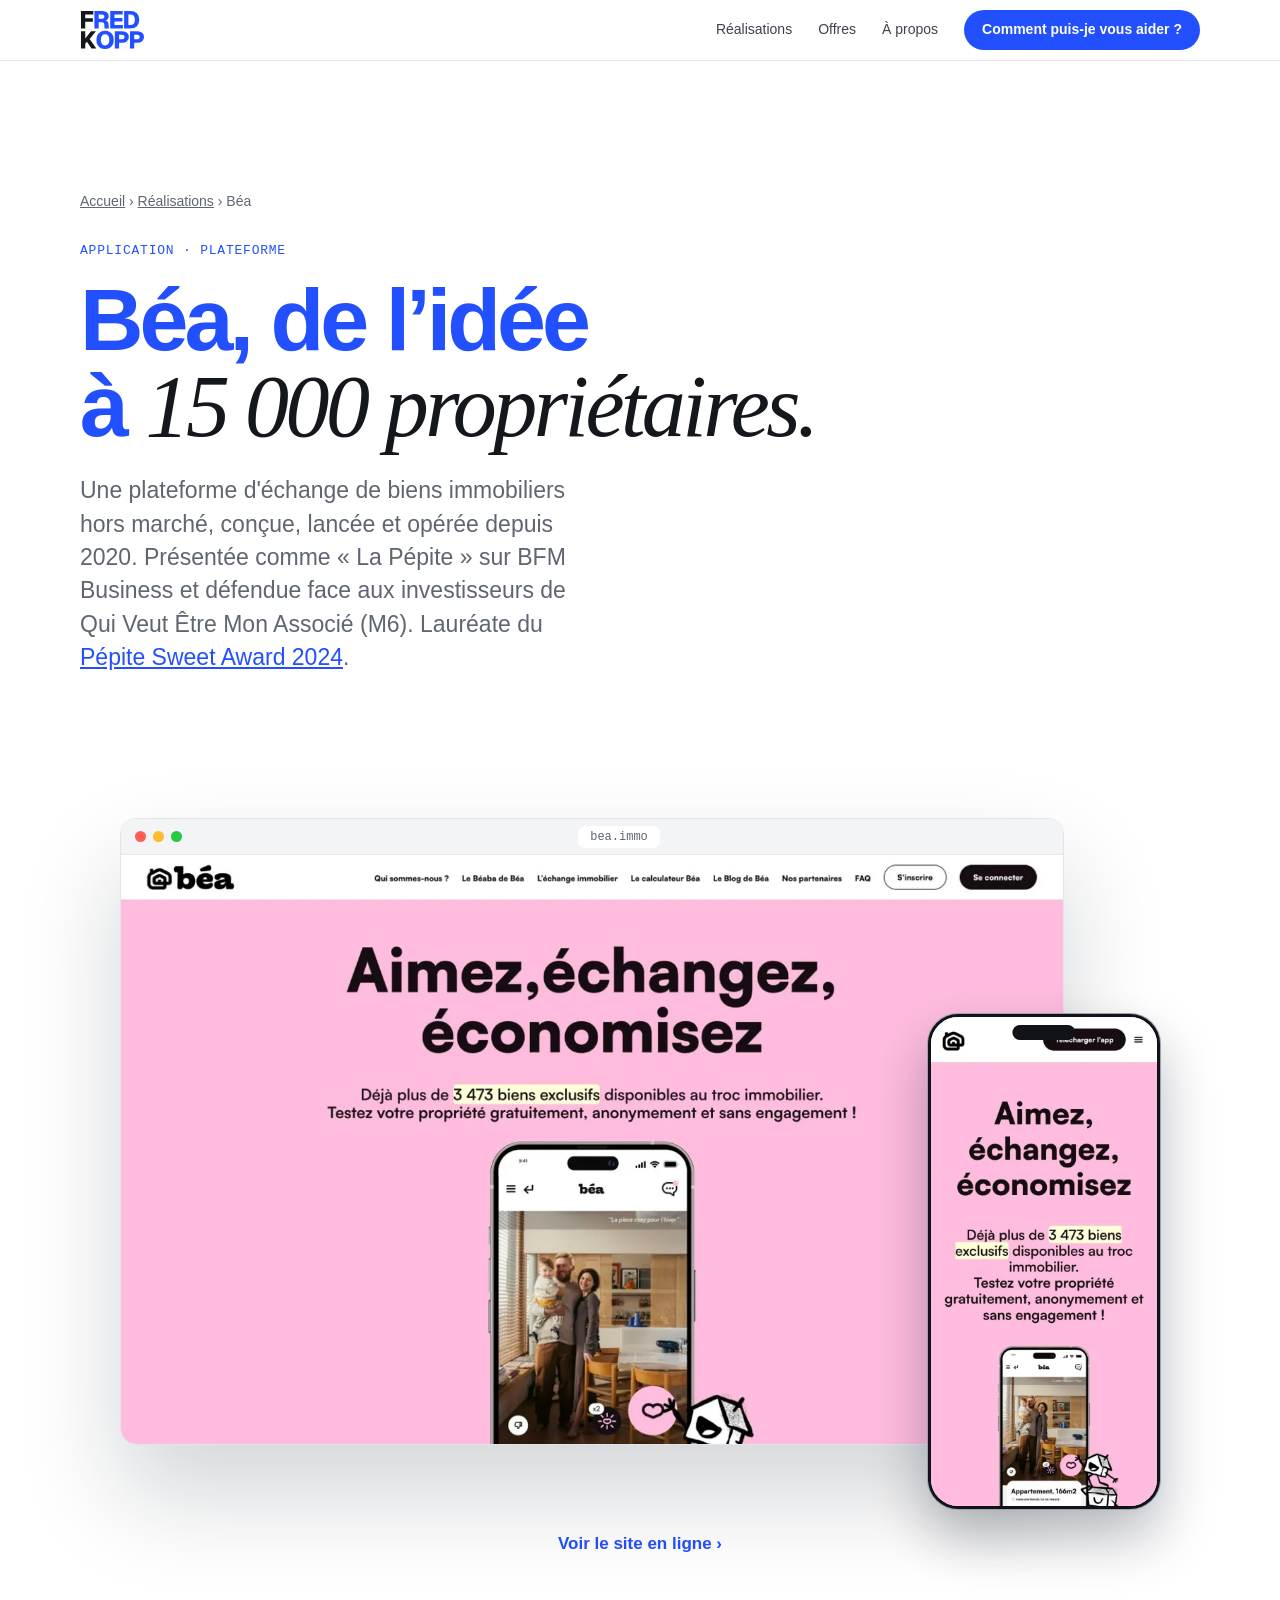
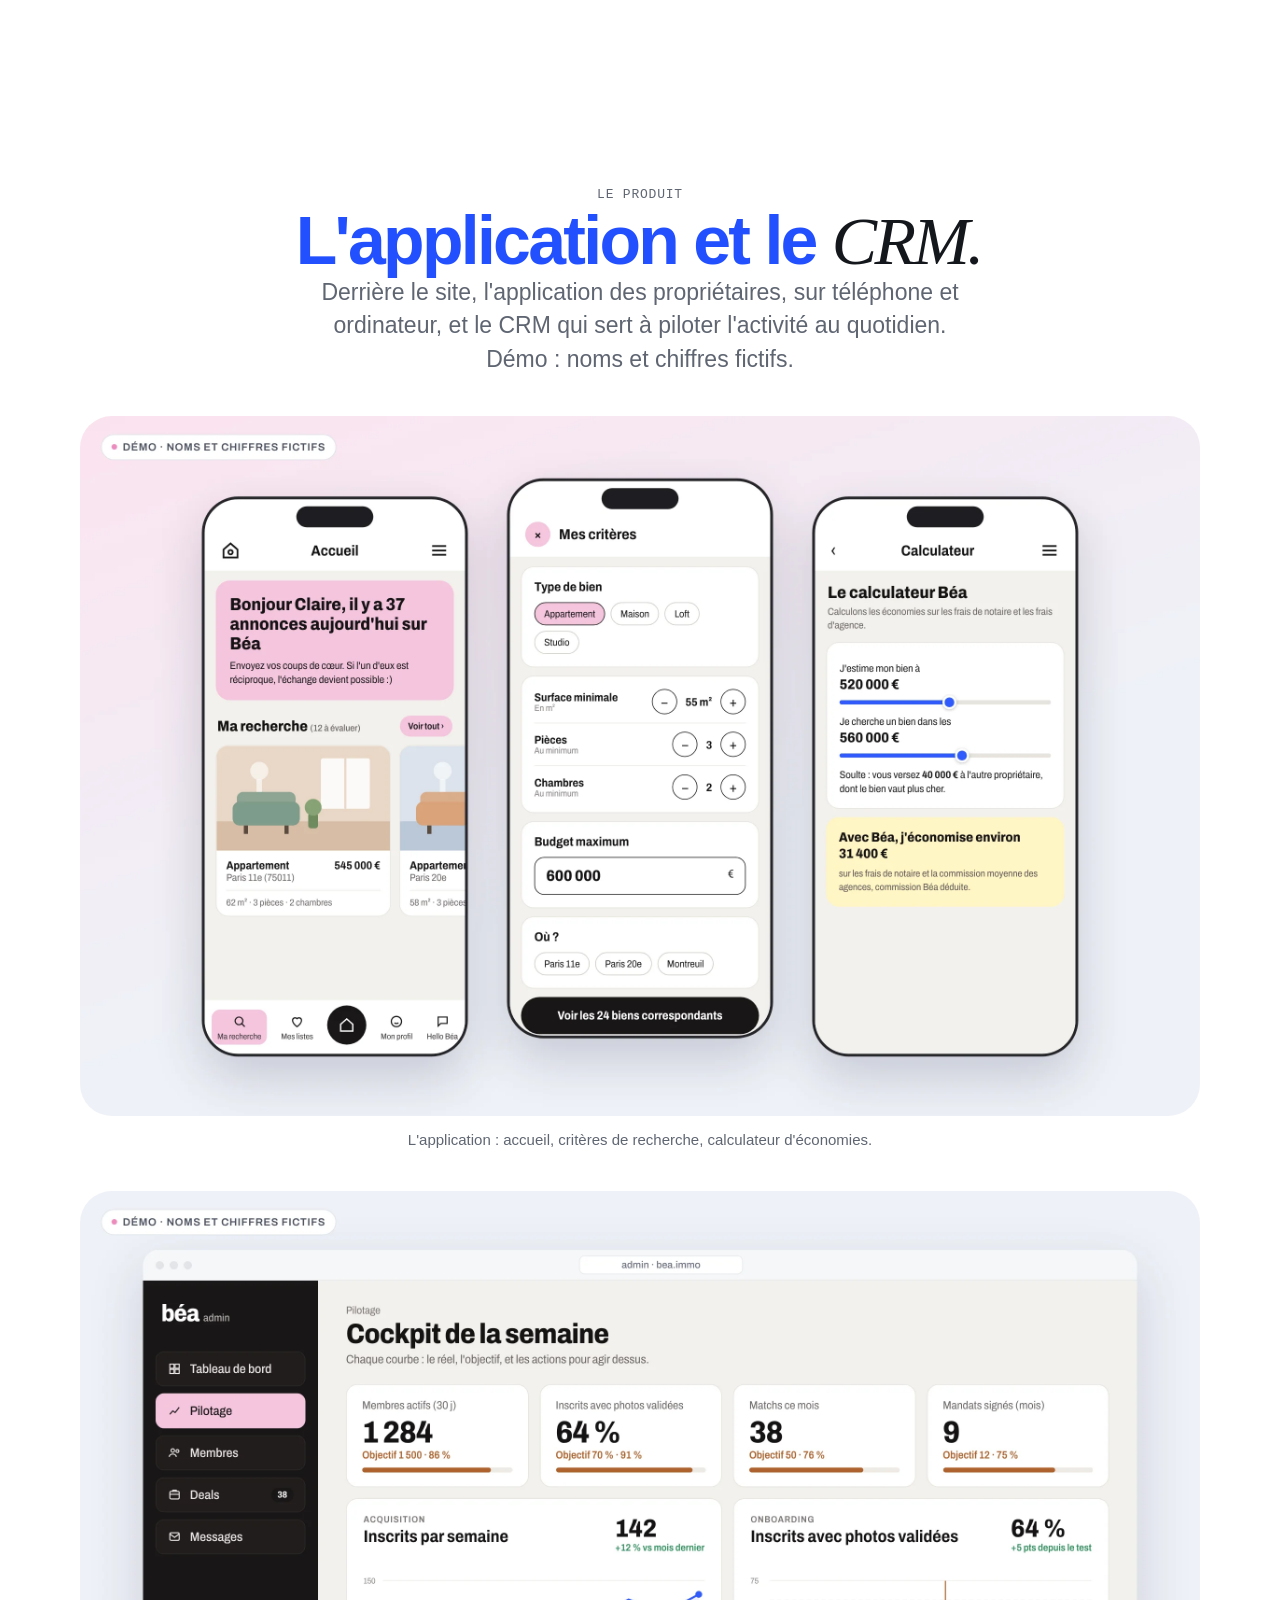
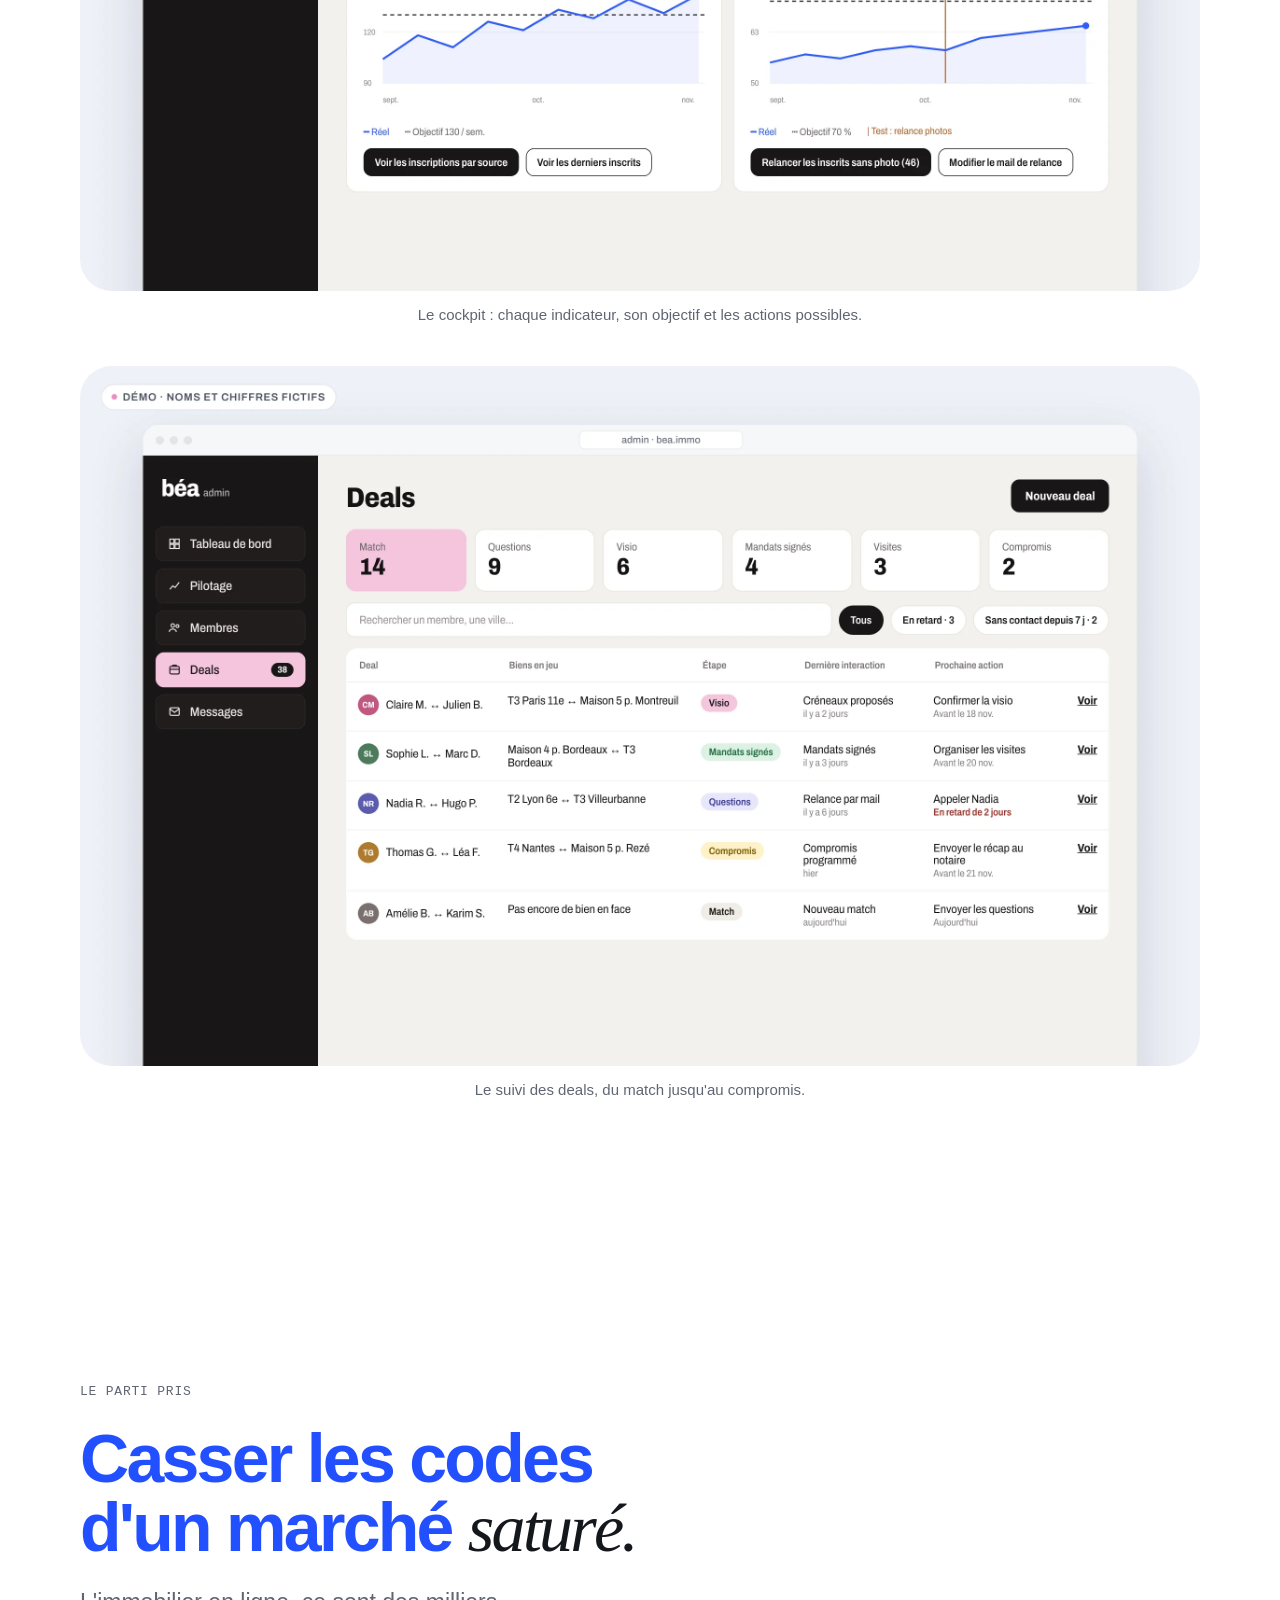
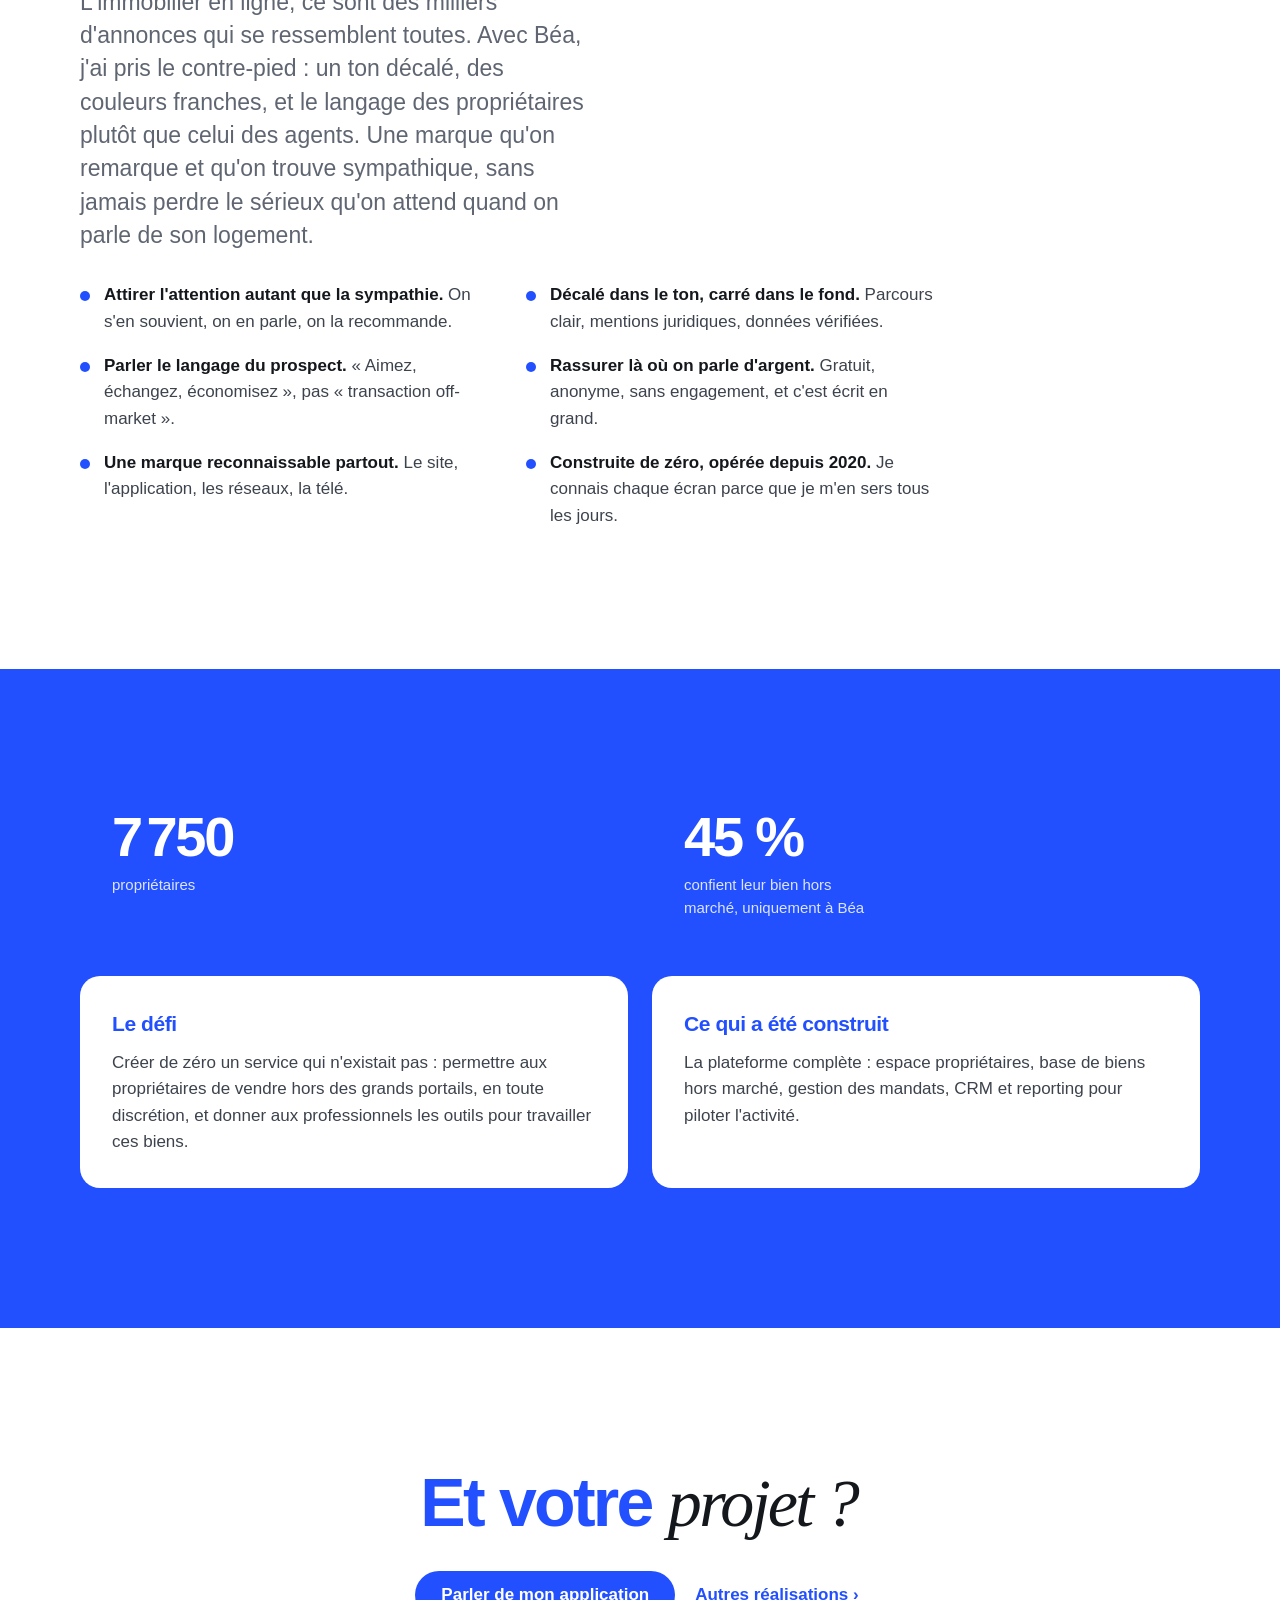
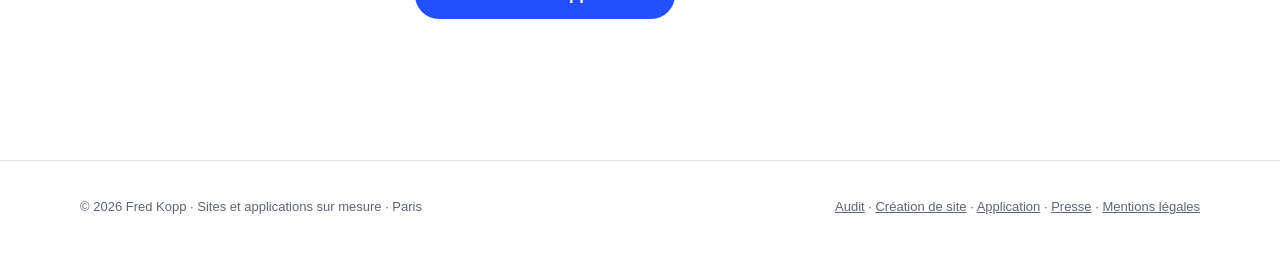
<file: realisation-bea.html>
<!doctype html>
<html lang="fr">
<head>
<meta charset="utf-8">
<meta http-equiv="Content-Security-Policy" content="default-src 'self'; script-src 'self'; style-src 'self' 'unsafe-inline' https://fonts.googleapis.com; font-src 'self' https://fonts.gstatic.com; img-src 'self' data: https:; connect-src 'self' https://formsubmit.co https://www.googleapis.com; form-action 'self' https://formsubmit.co mailto:; frame-src https://calendar.app.google https://calendar.google.com; base-uri 'self'; object-src 'none'; upgrade-insecure-requests">
<meta name="referrer" content="strict-origin-when-cross-origin">
<meta name="viewport" content="width=device-width, initial-scale=1, viewport-fit=cover">
<title>Béa, plateforme immobilière construite de zéro · Fred Kopp</title>
<meta name="description" content="Étude de cas : Béa, plateforme immobilière hors marché conçue et opérée depuis 2020. 15 000 propriétaires, 88 % de biens confiés hors marché, vue sur M6.">
<link rel="canonical" href="https://fredkopp.com/realisation-bea">
<meta property="og:title" content="Béa, plateforme immobilière construite de zéro · Fred Kopp">
<meta property="og:description" content="Étude de cas : Béa, plateforme immobilière hors marché conçue et opérée depuis 2020. 15 000 propriétaires, 88 % de biens confiés hors marché, vue sur M6.">
<meta property="og:url" content="https://fredkopp.com/realisation-bea">
<meta property="og:image" content="https://fredkopp.com/og-image.png">
<meta property="og:image:width" content="1200">
<meta property="og:image:height" content="630">
<meta property="og:image:alt" content="Fred Kopp · Pas un site. Votre site.">
<meta property="og:locale" content="fr_FR">
<link rel="preconnect" href="https://fonts.googleapis.com">
<link rel="preconnect" href="https://fonts.gstatic.com" crossorigin>
<link rel="stylesheet" href="https://fonts.googleapis.com/css2?family=Geist:wght@400;500;600;700;800&family=Geist+Mono:wght@500&family=Fraunces:ital,opsz,wght@1,9..144,500&display=swap">
<link rel="stylesheet" href="styles.css?v=20261114h">
<link rel="icon" href="favicon-fk.svg" type="image/svg+xml">
<link rel="icon" href="favicon-32.png" type="image/png" sizes="32x32">
<link rel="apple-touch-icon" href="apple-touch-icon.png">
<script type="application/ld+json">
{
 "@context": "https://schema.org",
 "@type": "CreativeWork",
 "name": "Béa",
 "url": "https://fredkopp.com/realisation-bea",
 "description": "Plateforme d'échange immobilier hors marché conçue, lancée et opérée depuis 2020.",
 "image": "https://fredkopp.com/captures/desk-bea.webp",
 "creator": {
  "@id": "https://fredkopp.com/#fred",
  "@type": "Person",
  "name": "Fred Kopp"
 },
 "about": {
  "@type": "WebSite",
  "url": "https://bea.immo"
 },
 "inLanguage": "fr-FR"
}
</script>
<script type="application/ld+json">
{
 "@context": "https://schema.org",
 "@type": "BreadcrumbList",
 "itemListElement": [
  {
   "@type": "ListItem",
   "position": 1,
   "name": "Accueil",
   "item": "https://fredkopp.com/"
  },
  {
   "@type": "ListItem",
   "position": 2,
   "name": "Réalisations",
   "item": "https://fredkopp.com/#realisations"
  },
  {
   "@type": "ListItem",
   "position": 3,
   "name": "Béa",
   "item": "https://fredkopp.com/realisation-bea"
  }
 ]
}
</script>
  <script data-goatcounter="https://fredkopp.goatcounter.com/count" async src="https://gc.zgo.at/count.js"></script>
</head>
<body>

<header class="site-header">
  <nav class="wrap nav" aria-label="Navigation principale">
    <a class="brand" href="index.html" aria-label="Fred Kopp, accueil"><img src="logo-empile.svg" alt="Fred Kopp" width="68" height="42"></a>
    <div class="nav-links">
      <a href="index.html#realisations">Réalisations</a>
      <a href="index.html#offres">Offres</a>
      <a href="index.html#apropos">À propos</a>
      <a class="btn btn--small" href="index.html#contact">Comment puis-je vous aider ?</a>
    </div>
  </nav>
</header>

<main>
<section class="wrap page-hero">
  <p class="crumb load d1"><a href="index.html">Accueil</a> › <a href="index.html#realisations">Réalisations</a> › Béa</p>
  <p class="eyebrow load d1" style="margin-top:28px; color:var(--accent);">Application · Plateforme</p>
  <h1 class="display load d2" style="margin-top:16px; font-size:clamp(46px, 7vw, 88px);">Béa, de l’idée<br>à <em>15 000 propriétaires.</em></h1>
  <p class="lead load d3">Une plateforme d'échange de biens immobiliers hors marché, conçue, lancée et opérée depuis 2020. Présentée comme « La Pépite » sur BFM Business et défendue face aux investisseurs de Qui Veut Être Mon Associé (M6). Lauréate du <a href="https://www.mysweetimmo.com/2024/11/19/en-live-du-salon-rent-avec-frederic-kopp-bea/" target="_blank" rel="noopener">Pépite Sweet Award 2024</a>.</p>
</section>

<section class="wrap page-devices reveal">
  <div class="devices devices--hero">
    <div class="browser dv-desk"><div class="browser-bar"><i></i><i></i><i></i><span class="browser-url">bea.immo</span></div><img class="dv-img" src="captures/desk-bea.webp" alt="Béa, plateforme d'échange immobilier, sur ordinateur" width="1400" height="875"></div>
    <div class="dv-phone"><div class="dv-screen"><img src="captures/mob-bea.webp" alt="Béa, plateforme d'échange immobilier, sur téléphone" width="640" height="1384"></div></div>
  </div>
  <p class="center" style="margin-top:22px;"><a class="link-more" href="https://bea.immo" target="_blank" rel="noopener">Voir le site en ligne</a></p>
</section>

<section class="band">
  <div class="wrap">
    <p class="eyebrow center reveal">Le produit</p>
    <h2 class="h2 center reveal">L'application et le <em>CRM.</em></h2>
    <p class="lead center reveal" style="max-width:680px;margin-inline:auto;">Derrière le site, l'application des propriétaires, sur téléphone et ordinateur, et le CRM qui sert à piloter l'activité au quotidien. Démo : noms et chiffres fictifs.</p>
    <figure class="shot reveal"><img src="captures/bea-app-mobile-demo.webp" alt="Application Béa sur téléphone : accueil, critères de recherche et calculateur" width="1600" height="1000" loading="lazy"><figcaption>L'application : accueil, critères de recherche, calculateur d'économies.</figcaption></figure>
    <figure class="shot reveal"><img src="captures/bea-admin-pilotage-demo.webp" alt="CRM Béa : cockpit de la semaine avec courbes et objectifs" width="1600" height="1000" loading="lazy"><figcaption>Le cockpit : chaque indicateur, son objectif et les actions possibles.</figcaption></figure>
    <figure class="shot reveal"><img src="captures/bea-admin-deals-demo.webp" alt="CRM Béa : suivi des deals par étape" width="1600" height="1000" loading="lazy"><figcaption>Le suivi des deals, du match jusqu'au compromis.</figcaption></figure>
  </div>
</section>

<section class="band">
  <div class="wrap">
    <div class="bea-long reveal">
      <p class="eyebrow">Le parti pris</p>
      <h2 class="h2">Casser les codes d'un marché <em>saturé.</em></h2>
      <p class="lead">L'immobilier en ligne, ce sont des milliers d'annonces qui se ressemblent toutes. Avec Béa, j'ai pris le contre-pied : un ton décalé, des couleurs franches, et le langage des propriétaires plutôt que celui des agents. Une marque qu'on remarque et qu'on trouve sympathique, sans jamais perdre le sérieux qu'on attend quand on parle de son logement.</p>
      <ul class="args">
        <li><b>Attirer l'attention autant que la sympathie.</b> On s'en souvient, on en parle, on la recommande.</li>
        <li><b>Décalé dans le ton, carré dans le fond.</b> Parcours clair, mentions juridiques, données vérifiées.</li>
        <li><b>Parler le langage du prospect.</b> « Aimez, échangez, économisez », pas « transaction off-market ».</li>
        <li><b>Rassurer là où on parle d'argent.</b> Gratuit, anonyme, sans engagement, et c'est écrit en grand.</li>
        <li><b>Une marque reconnaissable partout.</b> Le site, l'application, les réseaux, la télé.</li>
        <li><b>Construite de zéro, opérée depuis 2020.</b> Je connais chaque écran parce que je m'en sers tous les jours.</li>
      </ul>
    </div>
  </div>
</section>

<section class="band band--night">
  <div class="wrap">
    <div class="stats reveal" style="margin-top:0;"><div class="stat"><strong class="num" data-count="15000" data-suffix="">15 000</strong><span>propriétaires</span></div><div class="stat"><strong class="num" data-count="88" data-suffix=" %">88 %</strong><span>confient leur bien hors marché, uniquement à Béa</span></div></div>
    <div class="feature-grid" style="margin-top:56px;"><div class="feature reveal"><h3>Le défi</h3><p>Créer de zéro un service qui n'existait pas : permettre aux propriétaires de vendre hors des grands portails, en toute discrétion, et donner aux professionnels les outils pour travailler ces biens.</p></div><div class="feature reveal"><h3>Ce qui a été construit</h3><p>La plateforme complète : espace propriétaires, base de biens hors marché, gestion des mandats, CRM et reporting pour piloter l'activité.</p></div></div>
  </div>
</section>

<section class="band center">
  <div class="wrap">
    <h2 class="h2 reveal">Et votre <em>projet ?</em></h2>
    <div class="btns reveal" style="margin-top:32px;"><a class="btn" href="index.html#contact" data-besoin="Une application">Parler de mon application</a><a class="link-more" href="index.html#realisations">Autres réalisations</a></div>
  </div>
</section>
</main>

<footer class="site-footer">
  <div class="wrap">
    <p>© <span id="year">2026</span> Fred Kopp · Sites et applications sur mesure · Paris</p>
    <p><a href="audit.html">Audit</a> · <a href="creation-site-internet.html">Création de site</a> · <a href="application-sur-mesure.html">Application</a> · <a href="presse.html">Presse</a> · <a href="mentions-legales.html">Mentions légales</a></p>
  </div>
</footer>
<script src="main.js?v=20261114h"></script>
</body>
</html>
</file>
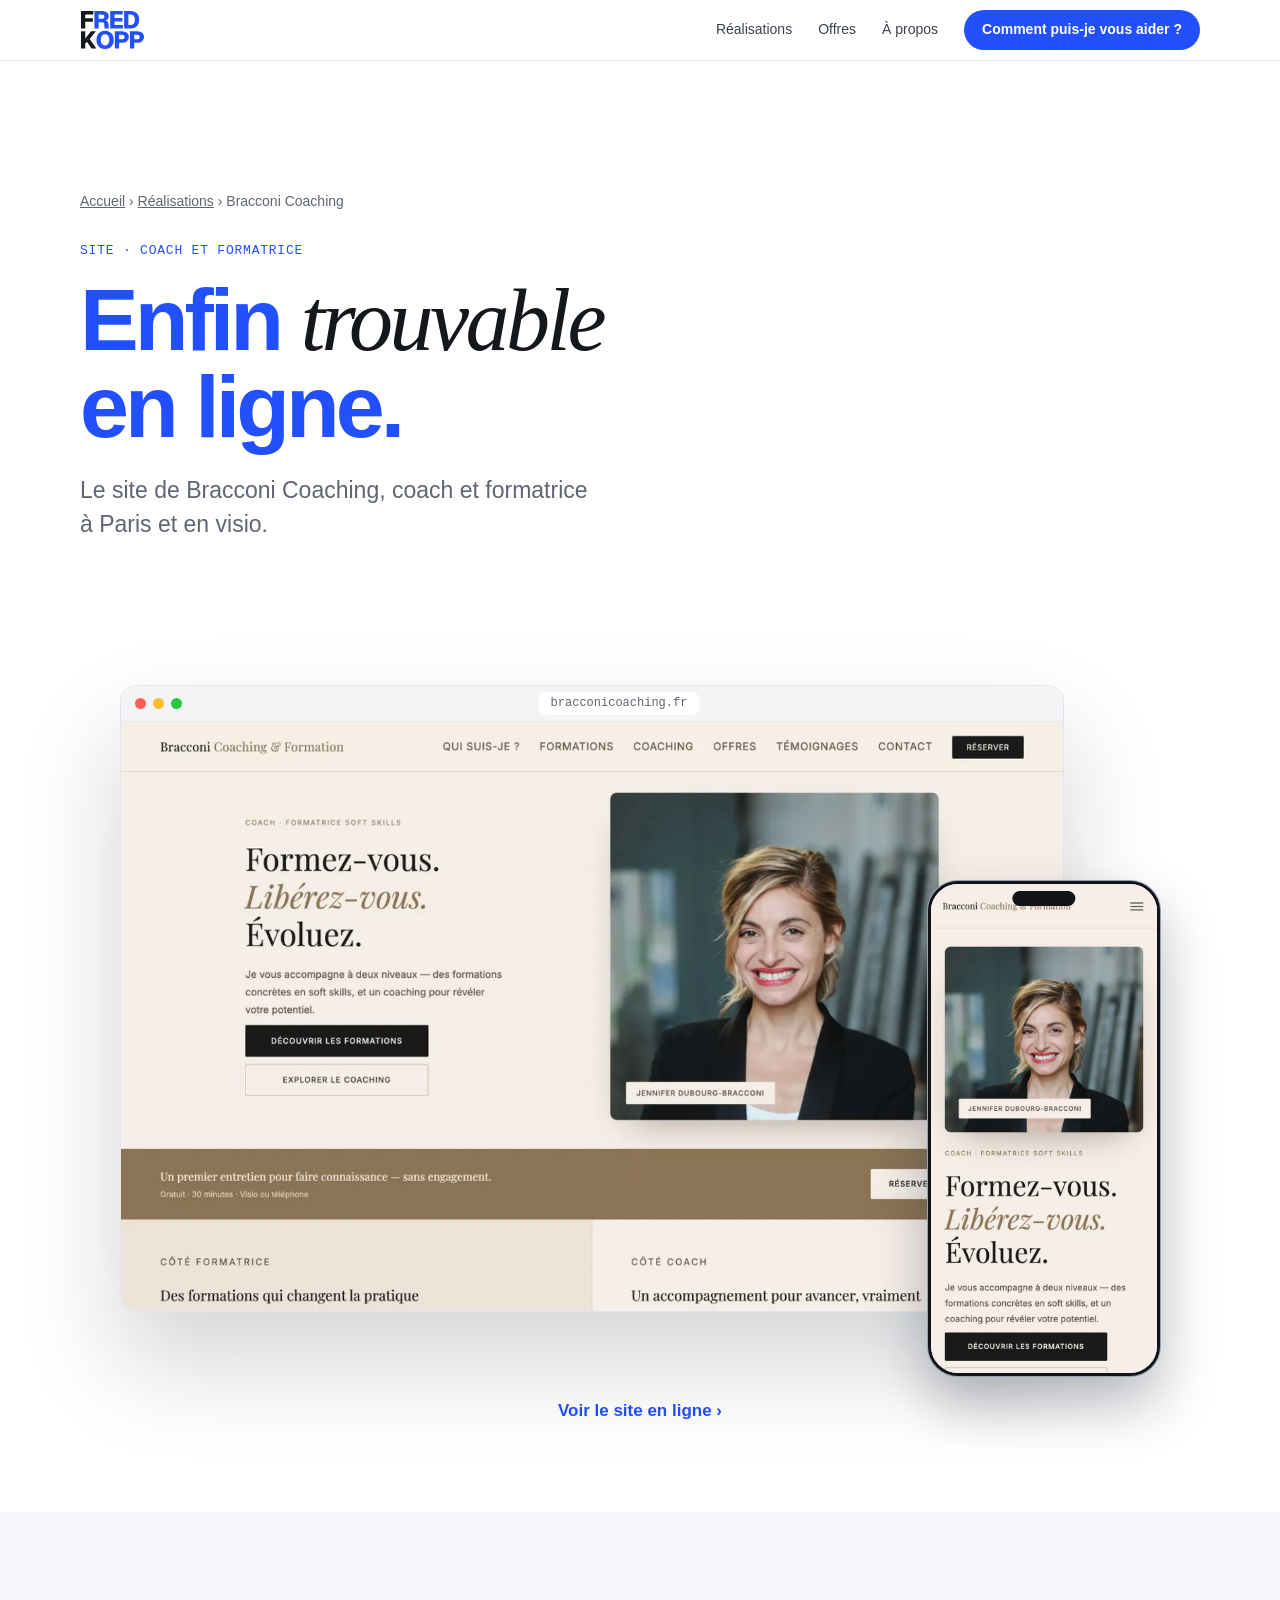
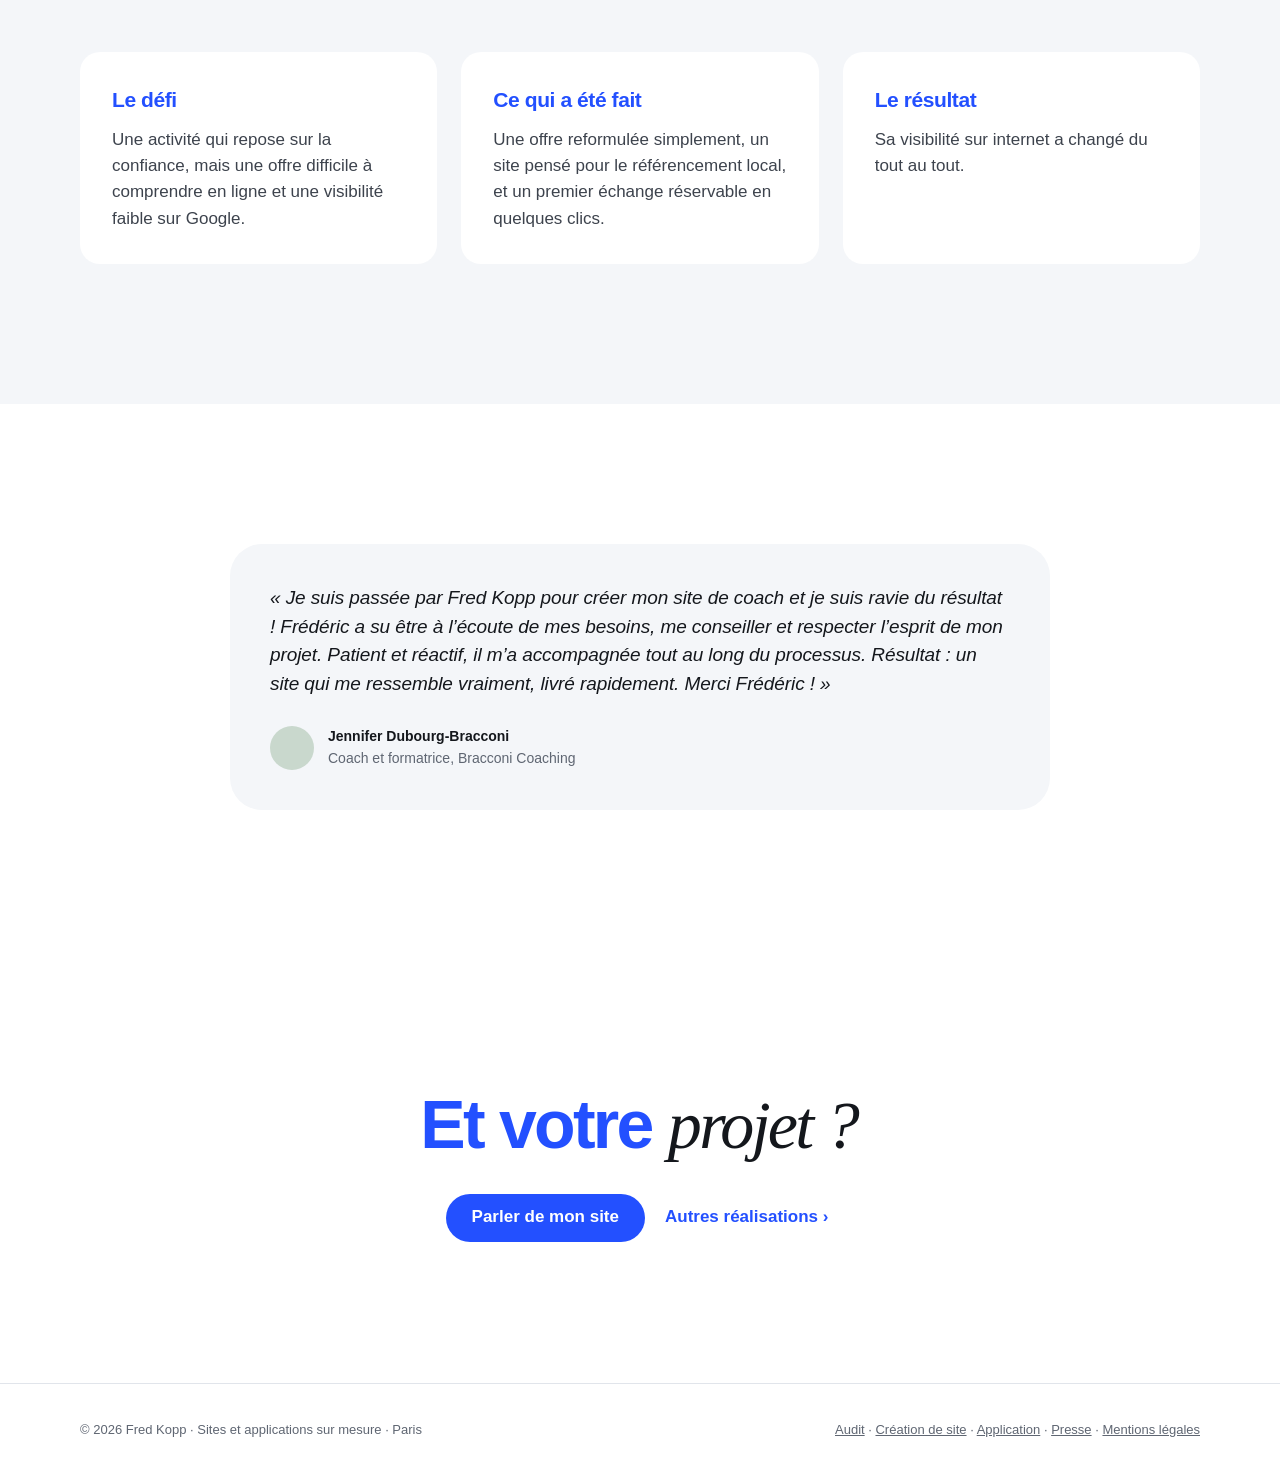
<file: realisation-bracconi-coaching.html>
<!doctype html>
<html lang="fr">
<head>
<meta charset="utf-8">
<meta http-equiv="Content-Security-Policy" content="default-src 'self'; script-src 'self'; style-src 'self' 'unsafe-inline' https://fonts.googleapis.com; font-src 'self' https://fonts.gstatic.com; img-src 'self' data: https:; connect-src 'self' https://formsubmit.co https://www.googleapis.com; form-action 'self' https://formsubmit.co mailto:; frame-src https://calendar.app.google https://calendar.google.com; base-uri 'self'; object-src 'none'; upgrade-insecure-requests">
<meta name="referrer" content="strict-origin-when-cross-origin">
<meta name="viewport" content="width=device-width, initial-scale=1, viewport-fit=cover">
<title>Site de Bracconi Coaching, coach et formatrice · Fred Kopp</title>
<meta name="description" content="Étude de cas : création du site de Bracconi Coaching, coach et formatrice. Une offre claire et un site pensé pour être trouvé sur Google.">
<link rel="canonical" href="https://fredkopp.com/realisation-bracconi-coaching">
<meta property="og:title" content="Site de Bracconi Coaching, coach et formatrice · Fred Kopp">
<meta property="og:description" content="Étude de cas : création du site de Bracconi Coaching, coach et formatrice. Une offre claire et un site pensé pour être trouvé sur Google.">
<meta property="og:url" content="https://fredkopp.com/realisation-bracconi-coaching">
<meta property="og:image" content="https://fredkopp.com/og-image.png">
<meta property="og:image:width" content="1200">
<meta property="og:image:height" content="630">
<meta property="og:image:alt" content="Fred Kopp · Pas un site. Votre site.">
<meta property="og:locale" content="fr_FR">
<link rel="preconnect" href="https://fonts.googleapis.com">
<link rel="preconnect" href="https://fonts.gstatic.com" crossorigin>
<link rel="stylesheet" href="https://fonts.googleapis.com/css2?family=Geist:wght@400;500;600;700;800&family=Geist+Mono:wght@500&family=Fraunces:ital,opsz,wght@1,9..144,500&display=swap">
<link rel="stylesheet" href="styles.css?v=20261114h">
<link rel="icon" href="favicon-fk.svg" type="image/svg+xml">
<link rel="icon" href="favicon-32.png" type="image/png" sizes="32x32">
<link rel="apple-touch-icon" href="apple-touch-icon.png">
<script type="application/ld+json">
{
 "@context": "https://schema.org",
 "@type": "CreativeWork",
 "name": "Site de Bracconi Coaching",
 "url": "https://fredkopp.com/realisation-bracconi-coaching",
 "description": "Site d'une coach et formatrice.",
 "image": "https://fredkopp.com/captures/desk-jen.webp",
 "creator": {
  "@id": "https://fredkopp.com/#fred",
  "@type": "Person",
  "name": "Fred Kopp"
 },
 "about": {
  "@type": "WebSite",
  "url": "https://bracconicoaching.fr"
 },
 "inLanguage": "fr-FR"
}
</script>
<script type="application/ld+json">
{
 "@context": "https://schema.org",
 "@type": "BreadcrumbList",
 "itemListElement": [
  {
   "@type": "ListItem",
   "position": 1,
   "name": "Accueil",
   "item": "https://fredkopp.com/"
  },
  {
   "@type": "ListItem",
   "position": 2,
   "name": "Réalisations",
   "item": "https://fredkopp.com/#realisations"
  },
  {
   "@type": "ListItem",
   "position": 3,
   "name": "Site de Bracconi Coaching",
   "item": "https://fredkopp.com/realisation-bracconi-coaching"
  }
 ]
}
</script>
  <script data-goatcounter="https://fredkopp.goatcounter.com/count" async src="https://gc.zgo.at/count.js"></script>
</head>
<body>

<header class="site-header">
  <nav class="wrap nav" aria-label="Navigation principale">
    <a class="brand" href="index.html" aria-label="Fred Kopp, accueil"><img src="logo-empile.svg" alt="Fred Kopp" width="68" height="42"></a>
    <div class="nav-links">
      <a href="index.html#realisations">Réalisations</a>
      <a href="index.html#offres">Offres</a>
      <a href="index.html#apropos">À propos</a>
      <a class="btn btn--small" href="index.html#contact">Comment puis-je vous aider ?</a>
    </div>
  </nav>
</header>

<main>
<section class="wrap page-hero">
  <p class="crumb load d1"><a href="index.html">Accueil</a> › <a href="index.html#realisations">Réalisations</a> › Bracconi Coaching</p>
  <p class="eyebrow load d1" style="margin-top:28px; color:var(--accent);">Site · Coach et formatrice</p>
  <h1 class="display load d2" style="margin-top:16px; font-size:clamp(46px, 7vw, 88px);">Enfin <em>trouvable</em><br>en ligne.</h1>
  <p class="lead load d3">Le site de Bracconi Coaching, coach et formatrice à Paris et en visio.</p>
</section>

<section class="wrap page-devices reveal">
  <div class="devices devices--hero">
    <div class="browser dv-desk"><div class="browser-bar"><i></i><i></i><i></i><span class="browser-url">bracconicoaching.fr</span></div><img class="dv-img" src="captures/desk-jen.webp" alt="Site Bracconi Coaching et Formation, sur ordinateur" width="1400" height="875"></div>
    <div class="dv-phone"><div class="dv-screen"><img src="captures/mob-jen.webp" alt="Site Bracconi Coaching et Formation, sur téléphone" width="640" height="1384"></div></div>
  </div>
  <p class="center" style="margin-top:22px;"><a class="link-more" href="https://bracconicoaching.fr" target="_blank" rel="noopener">Voir le site en ligne</a></p>
</section>

<section class="band band--soft">
  <div class="wrap">
    
    <div class="feature-grid" style="margin-top:0;"><div class="feature reveal"><h3>Le défi</h3><p>Une activité qui repose sur la confiance, mais une offre difficile à comprendre en ligne et une visibilité faible sur Google.</p></div><div class="feature reveal"><h3>Ce qui a été fait</h3><p>Une offre reformulée simplement, un site pensé pour le référencement local, et un premier échange réservable en quelques clics.</p></div><div class="feature reveal"><h3>Le résultat</h3><p>Sa visibilité sur internet a changé du tout au tout.</p></div></div>
  </div>
</section>

<section class="band">
  <div class="wrap">
    <div class="quotes" style="grid-template-columns:minmax(0,1fr);max-width:820px;margin:0 auto;">
      <figure class="quote reveal">
        <blockquote>«&nbsp;Je suis passée par Fred Kopp pour créer mon site de coach et je suis ravie du résultat ! Frédéric a su être à l’écoute de mes besoins, me conseiller et respecter l’esprit de mon projet. Patient et réactif, il m’a accompagnée tout au long du processus. Résultat : un site qui me ressemble vraiment, livré rapidement. Merci Frédéric&nbsp;!&nbsp;»</blockquote>
        <figcaption><i style="background:#C9D8CD;"></i><span><strong>Jennifer Dubourg-Bracconi</strong><br>Coach et formatrice, Bracconi Coaching</span></figcaption>
      </figure>
    </div>
  </div>
</section>

<section class="band center">
  <div class="wrap">
    <h2 class="h2 reveal">Et votre <em>projet ?</em></h2>
    <div class="btns reveal" style="margin-top:32px;"><a class="btn" href="index.html#contact" data-besoin="Créer ou refaire mon site">Parler de mon site</a><a class="link-more" href="index.html#realisations">Autres réalisations</a></div>
  </div>
</section>
</main>

<footer class="site-footer">
  <div class="wrap">
    <p>© <span id="year">2026</span> Fred Kopp · Sites et applications sur mesure · Paris</p>
    <p><a href="audit.html">Audit</a> · <a href="creation-site-internet.html">Création de site</a> · <a href="application-sur-mesure.html">Application</a> · <a href="presse.html">Presse</a> · <a href="mentions-legales.html">Mentions légales</a></p>
  </div>
</footer>
<script src="main.js?v=20261114h"></script>
</body>
</html>
</file>
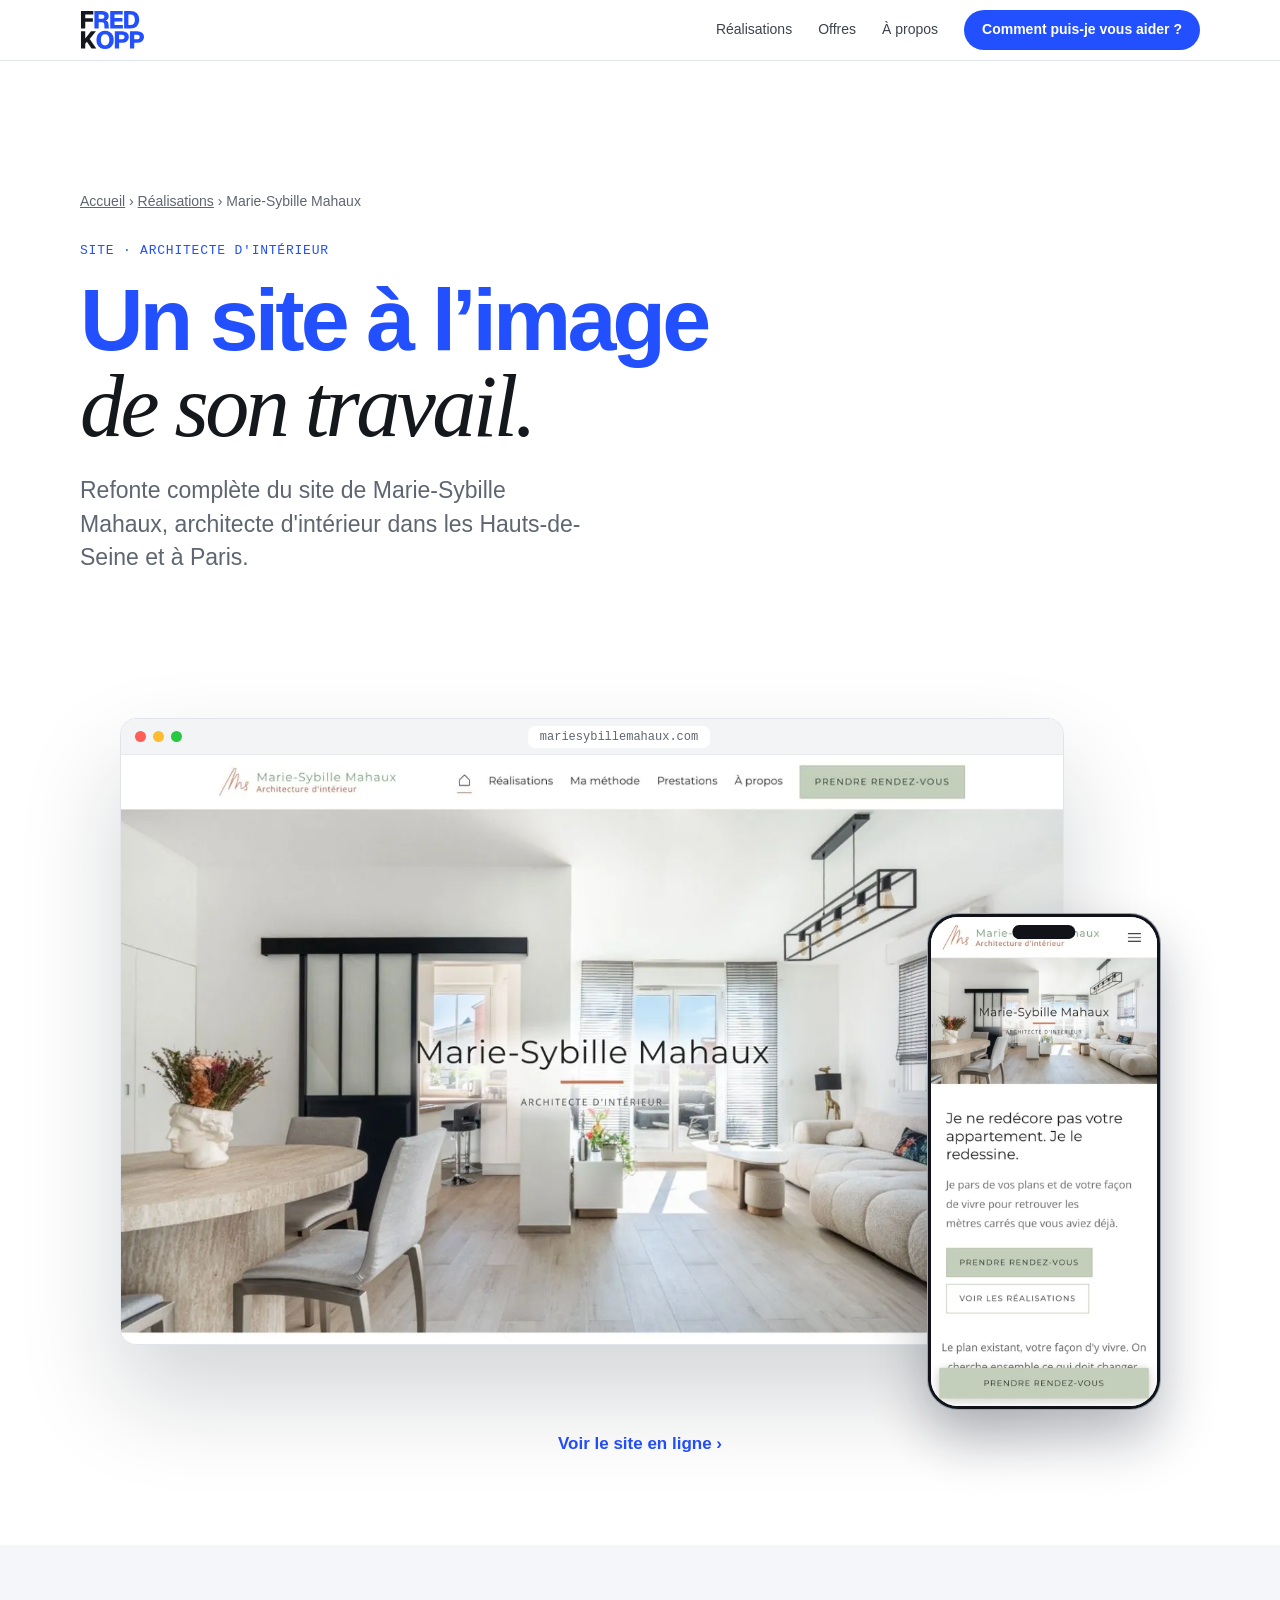
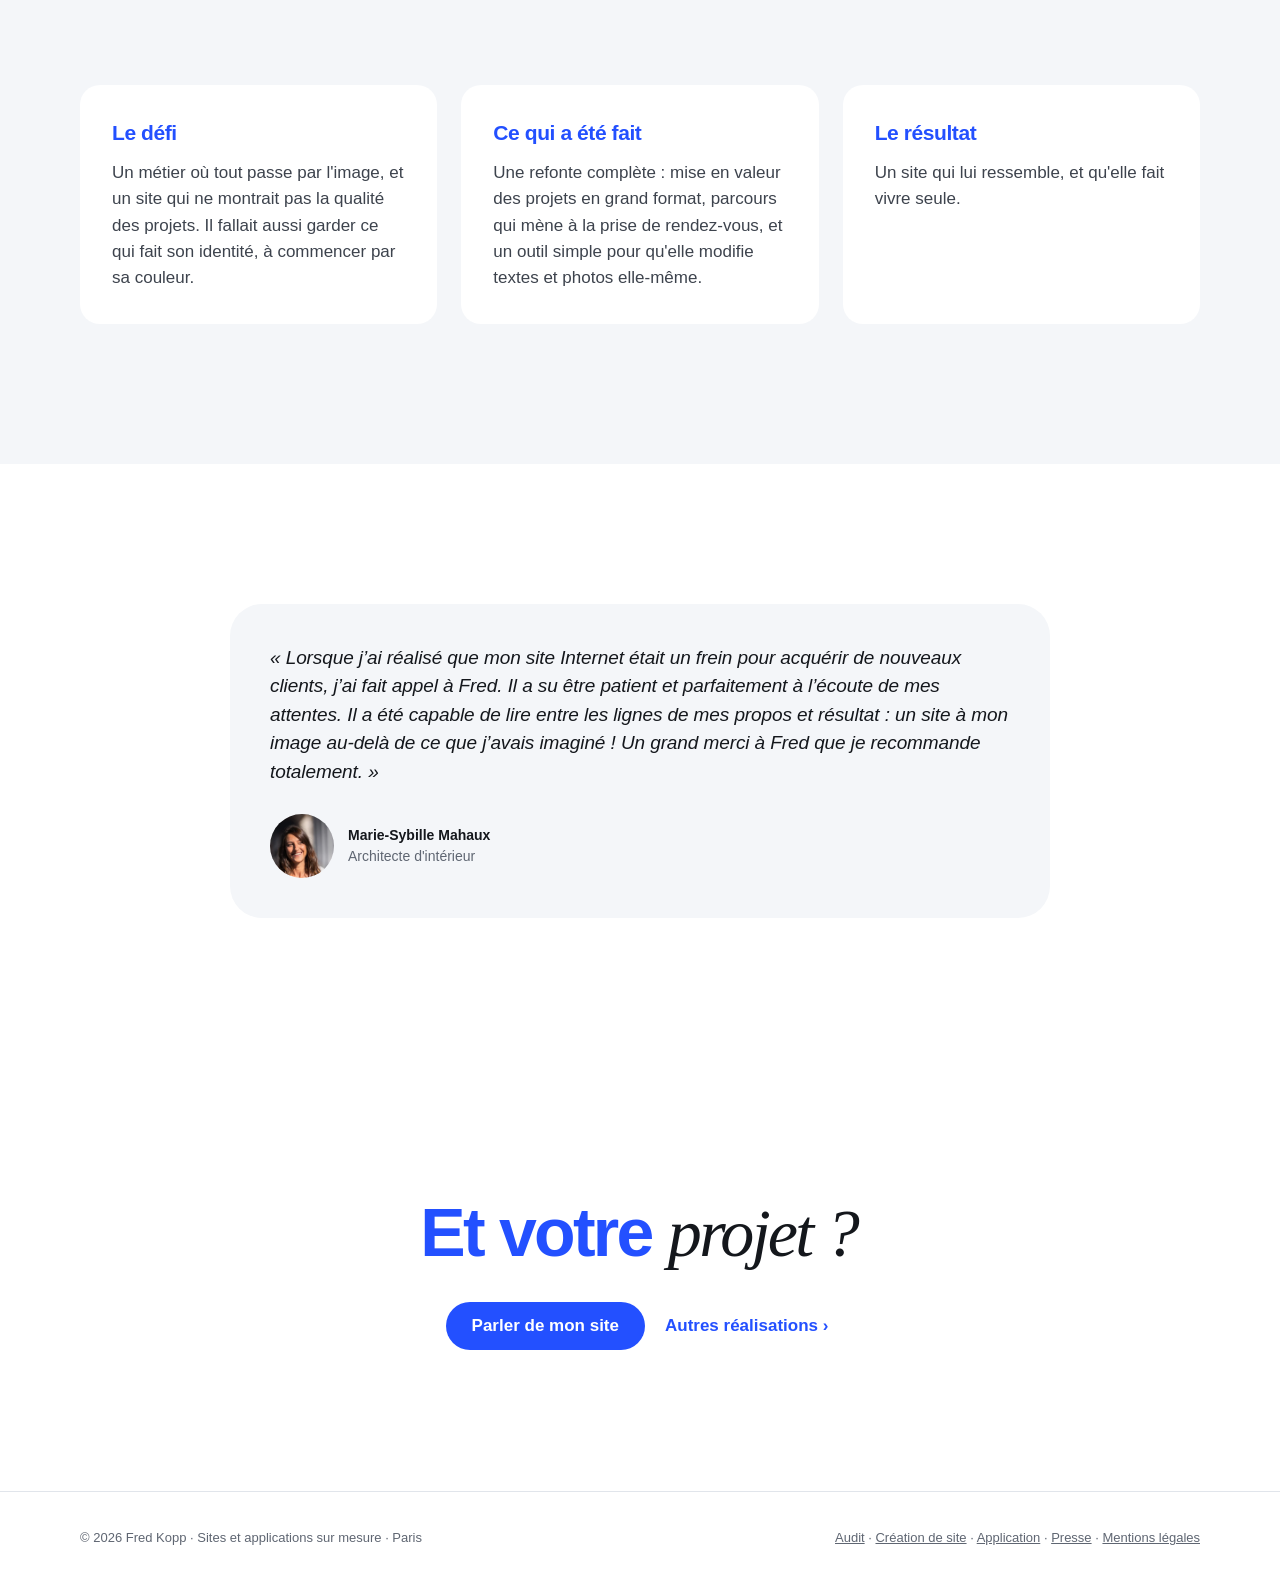
<file: realisation-marie-sybille-mahaux.html>
<!doctype html>
<html lang="fr">
<head>
<meta charset="utf-8">
<meta http-equiv="Content-Security-Policy" content="default-src 'self'; script-src 'self'; style-src 'self' 'unsafe-inline' https://fonts.googleapis.com; font-src 'self' https://fonts.gstatic.com; img-src 'self' data: https:; connect-src 'self' https://formsubmit.co https://www.googleapis.com; form-action 'self' https://formsubmit.co mailto:; frame-src https://calendar.app.google https://calendar.google.com; base-uri 'self'; object-src 'none'; upgrade-insecure-requests">
<meta name="referrer" content="strict-origin-when-cross-origin">
<meta name="viewport" content="width=device-width, initial-scale=1, viewport-fit=cover">
<title>Site de Marie-Sybille Mahaux, architecte d'intérieur · Fred Kopp</title>
<meta name="description" content="Étude de cas : refonte complète du site d'une architecte d'intérieur, identité préservée, prise de rendez-vous en ligne, mises à jour en autonomie.">
<link rel="canonical" href="https://fredkopp.com/realisation-marie-sybille-mahaux">
<meta property="og:title" content="Site de Marie-Sybille Mahaux, architecte d'intérieur · Fred Kopp">
<meta property="og:description" content="Étude de cas : refonte complète du site d'une architecte d'intérieur, identité préservée, prise de rendez-vous en ligne, mises à jour en autonomie.">
<meta property="og:url" content="https://fredkopp.com/realisation-marie-sybille-mahaux">
<meta property="og:image" content="https://fredkopp.com/og-image.png">
<meta property="og:image:width" content="1200">
<meta property="og:image:height" content="630">
<meta property="og:image:alt" content="Fred Kopp · Pas un site. Votre site.">
<meta property="og:locale" content="fr_FR">
<link rel="preconnect" href="https://fonts.googleapis.com">
<link rel="preconnect" href="https://fonts.gstatic.com" crossorigin>
<link rel="stylesheet" href="https://fonts.googleapis.com/css2?family=Geist:wght@400;500;600;700;800&family=Geist+Mono:wght@500&family=Fraunces:ital,opsz,wght@1,9..144,500&display=swap">
<link rel="stylesheet" href="styles.css?v=20261114h">
<link rel="icon" href="favicon-fk.svg" type="image/svg+xml">
<link rel="icon" href="favicon-32.png" type="image/png" sizes="32x32">
<link rel="apple-touch-icon" href="apple-touch-icon.png">
<script type="application/ld+json">
{
 "@context": "https://schema.org",
 "@type": "CreativeWork",
 "name": "Site de Marie-Sybille Mahaux",
 "url": "https://fredkopp.com/realisation-marie-sybille-mahaux",
 "description": "Refonte du site d'une architecte d'intérieur parisienne.",
 "image": "https://fredkopp.com/captures/desk-marcy.webp",
 "creator": {
  "@id": "https://fredkopp.com/#fred",
  "@type": "Person",
  "name": "Fred Kopp"
 },
 "about": {
  "@type": "WebSite",
  "url": "https://mariesybillemahaux.com"
 },
 "inLanguage": "fr-FR"
}
</script>
<script type="application/ld+json">
{
 "@context": "https://schema.org",
 "@type": "BreadcrumbList",
 "itemListElement": [
  {
   "@type": "ListItem",
   "position": 1,
   "name": "Accueil",
   "item": "https://fredkopp.com/"
  },
  {
   "@type": "ListItem",
   "position": 2,
   "name": "Réalisations",
   "item": "https://fredkopp.com/#realisations"
  },
  {
   "@type": "ListItem",
   "position": 3,
   "name": "Site de Marie-Sybille Mahaux",
   "item": "https://fredkopp.com/realisation-marie-sybille-mahaux"
  }
 ]
}
</script>
  <script data-goatcounter="https://fredkopp.goatcounter.com/count" async src="https://gc.zgo.at/count.js"></script>
</head>
<body>

<header class="site-header">
  <nav class="wrap nav" aria-label="Navigation principale">
    <a class="brand" href="index.html" aria-label="Fred Kopp, accueil"><img src="logo-empile.svg" alt="Fred Kopp" width="68" height="42"></a>
    <div class="nav-links">
      <a href="index.html#realisations">Réalisations</a>
      <a href="index.html#offres">Offres</a>
      <a href="index.html#apropos">À propos</a>
      <a class="btn btn--small" href="index.html#contact">Comment puis-je vous aider ?</a>
    </div>
  </nav>
</header>

<main>
<section class="wrap page-hero">
  <p class="crumb load d1"><a href="index.html">Accueil</a> › <a href="index.html#realisations">Réalisations</a> › Marie-Sybille Mahaux</p>
  <p class="eyebrow load d1" style="margin-top:28px; color:var(--accent);">Site · Architecte d'intérieur</p>
  <h1 class="display load d2" style="margin-top:16px; font-size:clamp(46px, 7vw, 88px);">Un site à l’image<br><em>de son travail.</em></h1>
  <p class="lead load d3">Refonte complète du site de Marie-Sybille Mahaux, architecte d'intérieur dans les Hauts-de-Seine et à Paris.</p>
</section>

<section class="wrap page-devices reveal">
  <div class="devices devices--hero">
    <div class="browser dv-desk"><div class="browser-bar"><i></i><i></i><i></i><span class="browser-url">mariesybillemahaux.com</span></div><img class="dv-img" src="captures/desk-marcy.webp" alt="Site de Marie-Sybille Mahaux, architecte d'intérieur, sur ordinateur" width="1400" height="875"></div>
    <div class="dv-phone"><div class="dv-screen"><img src="captures/mob-marcy.webp" alt="Site de Marie-Sybille Mahaux, architecte d'intérieur, sur téléphone" width="640" height="1384"></div></div>
  </div>
  <p class="center" style="margin-top:22px;"><a class="link-more" href="https://mariesybillemahaux.com" target="_blank" rel="noopener">Voir le site en ligne</a></p>
</section>

<section class="band band--soft">
  <div class="wrap">
    
    <div class="feature-grid" style="margin-top:0;"><div class="feature reveal"><h3>Le défi</h3><p>Un métier où tout passe par l'image, et un site qui ne montrait pas la qualité des projets. Il fallait aussi garder ce qui fait son identité, à commencer par sa couleur.</p></div><div class="feature reveal"><h3>Ce qui a été fait</h3><p>Une refonte complète : mise en valeur des projets en grand format, parcours qui mène à la prise de rendez-vous, et un outil simple pour qu'elle modifie textes et photos elle-même.</p></div><div class="feature reveal"><h3>Le résultat</h3><p>Un site qui lui ressemble, et qu'elle fait vivre seule.</p></div></div>
  </div>
</section>

<section class="band">
  <div class="wrap">
    <div class="quotes" style="grid-template-columns:minmax(0,1fr);max-width:820px;margin:0 auto;">
      <figure class="quote reveal">
        <blockquote>«&nbsp;Lorsque j’ai réalisé que mon site Internet était un frein pour acquérir de nouveaux clients, j’ai fait appel à Fred. Il a su être patient et parfaitement à l’écoute de mes attentes. Il a été capable de lire entre les lignes de mes propos et résultat : un site à mon image au-delà de ce que j’avais imaginé ! Un grand merci à Fred que je recommande totalement.&nbsp;»</blockquote>
        <figcaption><img src="captures/marie-sybille-mahaux.webp" alt="Marie-Sybille Mahaux, architecte d'intérieur" width="96" height="96" loading="lazy"><span><strong>Marie-Sybille Mahaux</strong><br>Architecte d'intérieur</span></figcaption>
      </figure>
    </div>
  </div>
</section>

<section class="band center">
  <div class="wrap">
    <h2 class="h2 reveal">Et votre <em>projet ?</em></h2>
    <div class="btns reveal" style="margin-top:32px;"><a class="btn" href="index.html#contact" data-besoin="Créer ou refaire mon site">Parler de mon site</a><a class="link-more" href="index.html#realisations">Autres réalisations</a></div>
  </div>
</section>
</main>

<footer class="site-footer">
  <div class="wrap">
    <p>© <span id="year">2026</span> Fred Kopp · Sites et applications sur mesure · Paris</p>
    <p><a href="audit.html">Audit</a> · <a href="creation-site-internet.html">Création de site</a> · <a href="application-sur-mesure.html">Application</a> · <a href="presse.html">Presse</a> · <a href="mentions-legales.html">Mentions légales</a></p>
  </div>
</footer>
<script src="main.js?v=20261114h"></script>
</body>
</html>
</file>
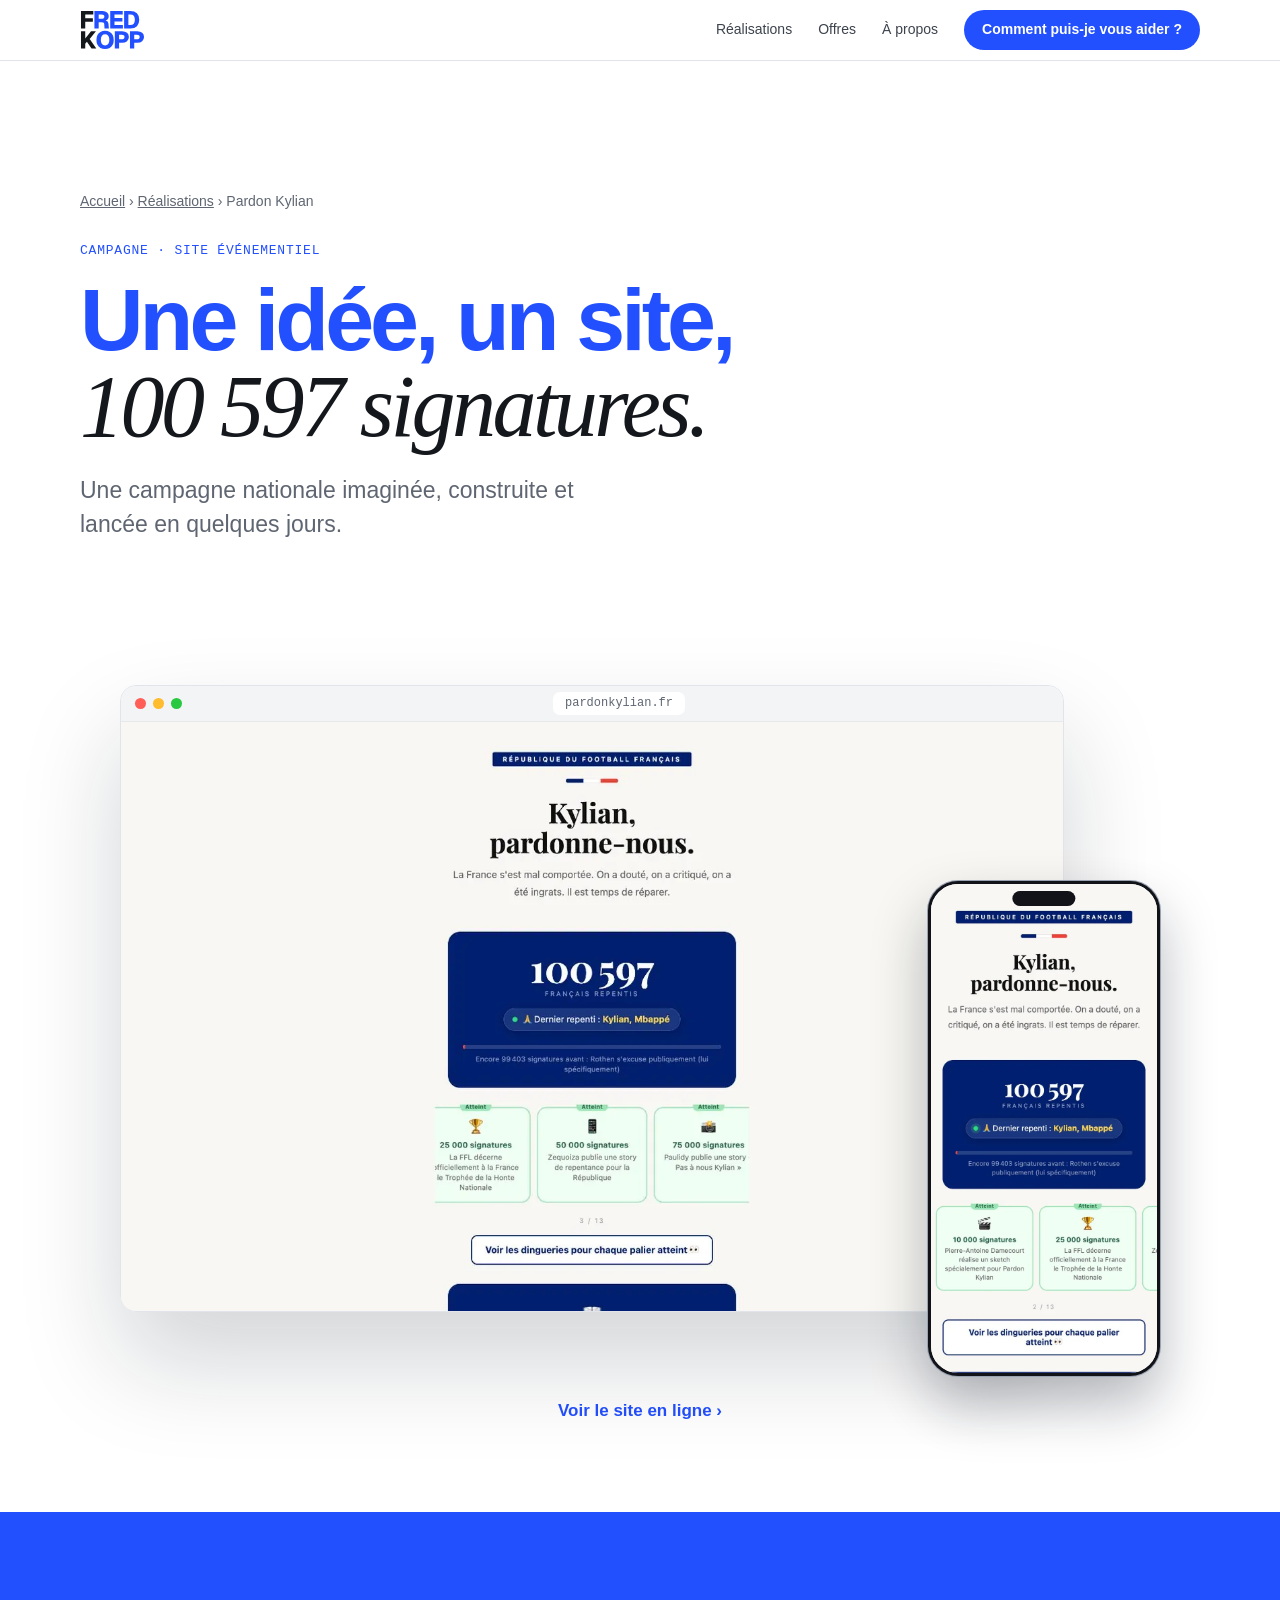
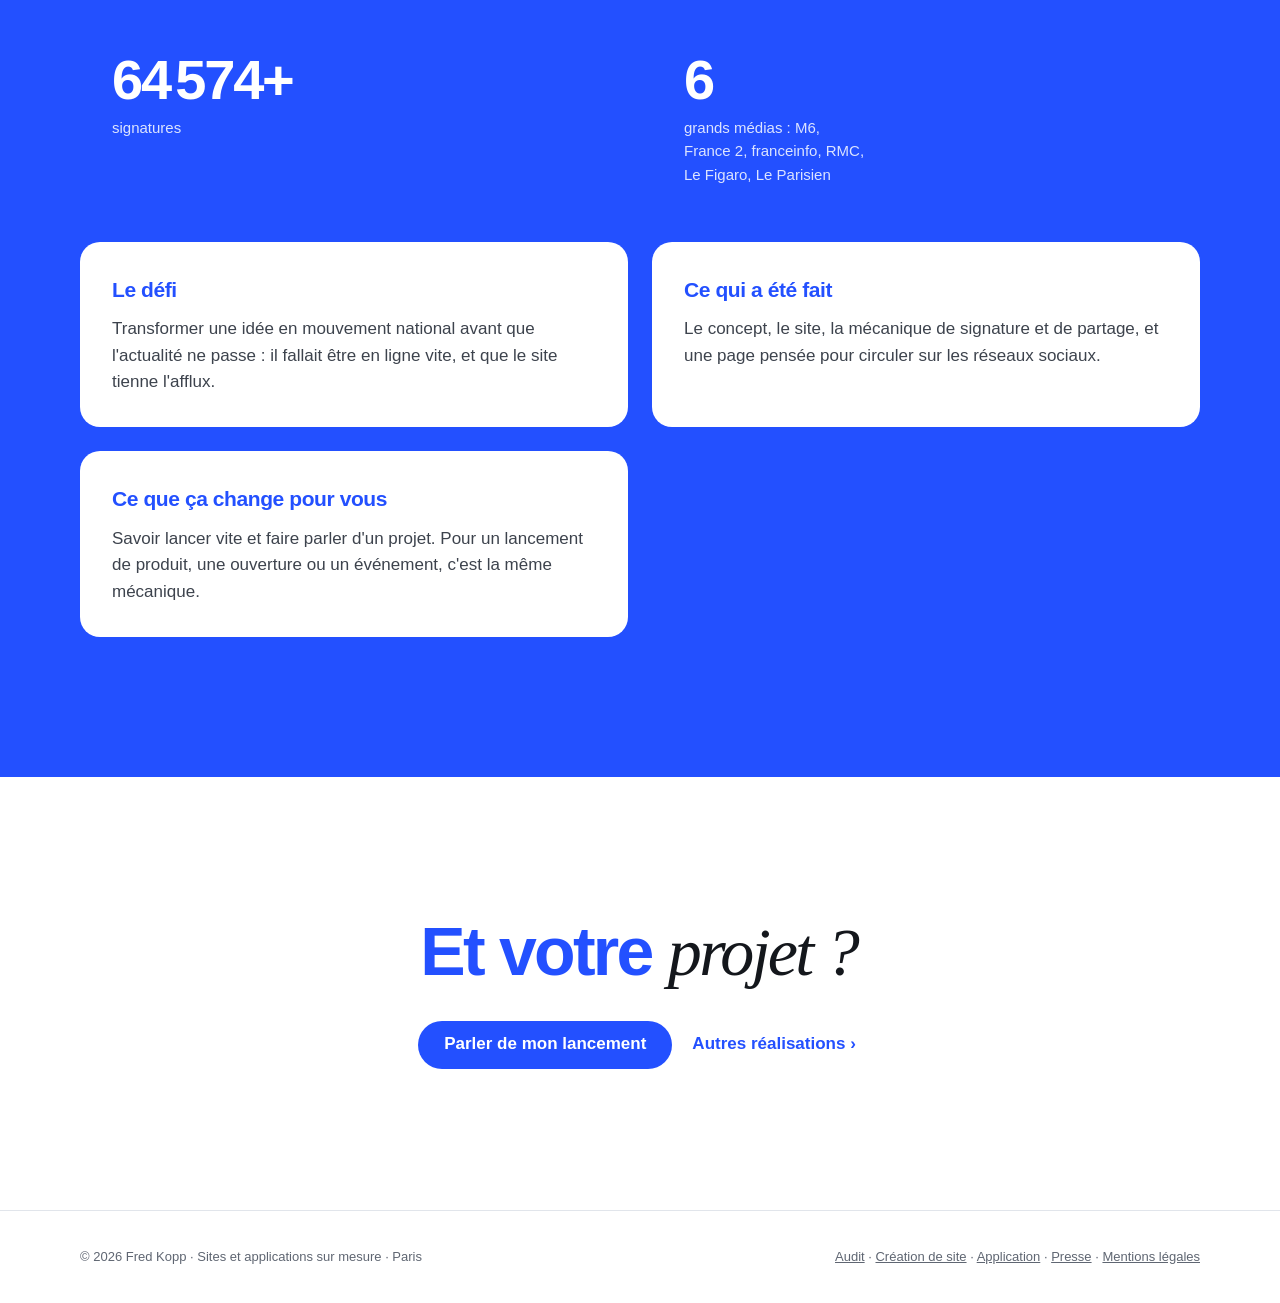
<file: realisation-pardon-kylian.html>
<!doctype html>
<html lang="fr">
<head>
<meta charset="utf-8">
<meta http-equiv="Content-Security-Policy" content="default-src 'self'; script-src 'self'; style-src 'self' 'unsafe-inline' https://fonts.googleapis.com; font-src 'self' https://fonts.gstatic.com; img-src 'self' data: https:; connect-src 'self' https://formsubmit.co https://www.googleapis.com; form-action 'self' https://formsubmit.co mailto:; frame-src https://calendar.app.google https://calendar.google.com; base-uri 'self'; object-src 'none'; upgrade-insecure-requests">
<meta name="referrer" content="strict-origin-when-cross-origin">
<meta name="viewport" content="width=device-width, initial-scale=1, viewport-fit=cover">
<title>Pardon Kylian, 100 597 signatures en 14 jours · Fred Kopp</title>
<meta name="description" content="Étude de cas : Pardon Kylian, campagne lancée en quelques jours. 100 597 signatures en 14 jours, reprise par M6, France 2, franceinfo, RMC et Le Figaro.">
<link rel="canonical" href="https://fredkopp.com/realisation-pardon-kylian">
<meta property="og:title" content="Pardon Kylian, 100 597 signatures en 14 jours · Fred Kopp">
<meta property="og:description" content="Étude de cas : Pardon Kylian, campagne lancée en quelques jours. 100 597 signatures en 14 jours, reprise par M6, France 2, franceinfo, RMC et Le Figaro.">
<meta property="og:url" content="https://fredkopp.com/realisation-pardon-kylian">
<meta property="og:image" content="https://fredkopp.com/og-image.png">
<meta property="og:image:width" content="1200">
<meta property="og:image:height" content="630">
<meta property="og:image:alt" content="Fred Kopp · Pas un site. Votre site.">
<meta property="og:locale" content="fr_FR">
<link rel="preconnect" href="https://fonts.googleapis.com">
<link rel="preconnect" href="https://fonts.gstatic.com" crossorigin>
<link rel="stylesheet" href="https://fonts.googleapis.com/css2?family=Geist:wght@400;500;600;700;800&family=Geist+Mono:wght@500&family=Fraunces:ital,opsz,wght@1,9..144,500&display=swap">
<link rel="stylesheet" href="styles.css?v=20261114h">
<link rel="icon" href="favicon-fk.svg" type="image/svg+xml">
<link rel="icon" href="favicon-32.png" type="image/png" sizes="32x32">
<link rel="apple-touch-icon" href="apple-touch-icon.png">
<script type="application/ld+json">
{
 "@context": "https://schema.org",
 "@type": "CreativeWork",
 "name": "Pardon Kylian",
 "url": "https://fredkopp.com/realisation-pardon-kylian",
 "description": "Pétition humoristique : 100 597 signatures en 14 jours, reprise par plus de vingt médias.",
 "image": "https://fredkopp.com/captures/mob-kylian.webp",
 "creator": {
  "@id": "https://fredkopp.com/#fred",
  "@type": "Person",
  "name": "Fred Kopp"
 },
 "about": {
  "@type": "WebSite",
  "url": "https://pardonkylian.fr"
 },
 "inLanguage": "fr-FR"
}
</script>
<script type="application/ld+json">
{
 "@context": "https://schema.org",
 "@type": "BreadcrumbList",
 "itemListElement": [
  {
   "@type": "ListItem",
   "position": 1,
   "name": "Accueil",
   "item": "https://fredkopp.com/"
  },
  {
   "@type": "ListItem",
   "position": 2,
   "name": "Réalisations",
   "item": "https://fredkopp.com/#realisations"
  },
  {
   "@type": "ListItem",
   "position": 3,
   "name": "Pardon Kylian",
   "item": "https://fredkopp.com/realisation-pardon-kylian"
  }
 ]
}
</script>
  <script data-goatcounter="https://fredkopp.goatcounter.com/count" async src="https://gc.zgo.at/count.js"></script>
</head>
<body>

<header class="site-header">
  <nav class="wrap nav" aria-label="Navigation principale">
    <a class="brand" href="index.html" aria-label="Fred Kopp, accueil"><img src="logo-empile.svg" alt="Fred Kopp" width="68" height="42"></a>
    <div class="nav-links">
      <a href="index.html#realisations">Réalisations</a>
      <a href="index.html#offres">Offres</a>
      <a href="index.html#apropos">À propos</a>
      <a class="btn btn--small" href="index.html#contact">Comment puis-je vous aider ?</a>
    </div>
  </nav>
</header>

<main>
<section class="wrap page-hero">
  <p class="crumb load d1"><a href="index.html">Accueil</a> › <a href="index.html#realisations">Réalisations</a> › Pardon Kylian</p>
  <p class="eyebrow load d1" style="margin-top:28px; color:var(--accent);">Campagne · Site événementiel</p>
  <h1 class="display load d2" style="margin-top:16px; font-size:clamp(46px, 7vw, 88px);">Une idée, un site,<br><em>100 597 signatures.</em></h1>
  <p class="lead load d3">Une campagne nationale imaginée, construite et lancée en quelques jours.</p>
</section>

<section class="wrap page-devices reveal">
  <div class="devices devices--hero">
    <div class="browser dv-desk"><div class="browser-bar"><i></i><i></i><i></i><span class="browser-url">pardonkylian.fr</span></div><img class="dv-img" src="captures/desk-kylian.webp" alt="Pétition Pardon Kylian, sur ordinateur" width="1400" height="875"></div>
    <div class="dv-phone"><div class="dv-screen"><img src="captures/mob-kylian.webp" alt="Pétition Pardon Kylian, sur téléphone" width="640" height="1384"></div></div>
  </div>
  <p class="center" style="margin-top:22px;"><a class="link-more" href="https://pardonkylian.fr" target="_blank" rel="noopener">Voir le site en ligne</a></p>
</section>

<section class="band band--night">
  <div class="wrap">
    <div class="stats reveal" style="margin-top:0;"><div class="stat"><strong class="num" data-count="100000" data-suffix="+">100 000+</strong><span>signatures</span></div><div class="stat"><strong class="num">6</strong><span>grands médias : M6, France 2, franceinfo, RMC, Le Figaro, Le Parisien</span></div></div>
    <div class="feature-grid" style="margin-top:56px;"><div class="feature reveal"><h3>Le défi</h3><p>Transformer une idée en mouvement national avant que l'actualité ne passe : il fallait être en ligne vite, et que le site tienne l'afflux.</p></div><div class="feature reveal"><h3>Ce qui a été fait</h3><p>Le concept, le site, la mécanique de signature et de partage, et une page pensée pour circuler sur les réseaux sociaux.</p></div><div class="feature reveal"><h3>Ce que ça change pour vous</h3><p>Savoir lancer vite et faire parler d'un projet. Pour un lancement de produit, une ouverture ou un événement, c'est la même mécanique.</p></div></div>
  </div>
</section>

<section class="band center">
  <div class="wrap">
    <h2 class="h2 reveal">Et votre <em>projet ?</em></h2>
    <div class="btns reveal" style="margin-top:32px;"><a class="btn" href="index.html#contact" data-besoin="Créer ou refaire mon site">Parler de mon lancement</a><a class="link-more" href="index.html#realisations">Autres réalisations</a></div>
  </div>
</section>
</main>

<footer class="site-footer">
  <div class="wrap">
    <p>© <span id="year">2026</span> Fred Kopp · Sites et applications sur mesure · Paris</p>
    <p><a href="audit.html">Audit</a> · <a href="creation-site-internet.html">Création de site</a> · <a href="application-sur-mesure.html">Application</a> · <a href="presse.html">Presse</a> · <a href="mentions-legales.html">Mentions légales</a></p>
  </div>
</footer>
<script src="main.js?v=20261114h"></script>
</body>
</html>
</file>
<file: styles.css>
@media (max-width: 600px) { .case-visual .kpis { flex-wrap: nowrap; } .case-visual .kpi { flex: 1 1 0; padding: 10px 12px; } .case-visual .kpi strong { font-size: 20px; } .case-visual .bars { height: 64px !important; } .case-visual .panel:has(.skel) { display: none !important; } }
/* Layout: une colonne de 1120px, bandes pleine largeur alternées clair / gris / nuit, grandes respirations façon Apple. */
:root {
  --bg: #FFFFFF;
  --bg-soft: #F4F6F9;
  --ink: #14171C;
  --ink-2: #3D434D;
  --muted: #5F6672;
  --line: #E1E5EB;
  --accent: #2350FF;
  --accent-ink: #FFFFFF;
  --night: #2350FF;
  --night-2: #1C44E0;
  --on-night: #FFFFFF;
  --on-night-muted: #DCE4FF;
  --ok: #4D6B2F;
  --ok-bg: #E2E6D0;
  --kaki: #14171C;
  --kaki-texte: #14171C;
  --kaki-pale: #FFFFFF;

--f-sans: "Geist", "Helvetica Neue", Arial, system-ui, sans-serif;
  --f-serif: "Instrument Serif", "Times New Roman", Georgia, serif;
  --f-mono: "Geist Mono", ui-monospace, "SF Mono", Menlo, monospace;

  --r-l: 32px;
  --r-m: 20px;
  --ease: cubic-bezier(.2, .7, .2, 1);
  color-scheme: light;
}

*, *::before, *::after { box-sizing: border-box; }
html { scroll-behavior: smooth; -webkit-text-size-adjust: 100%; }
body {
  margin: 0;
  background: var(--bg);
  color: var(--ink);
  font-family: var(--f-sans);
  font-size: 17px;
  line-height: 1.55;
  -webkit-font-smoothing: antialiased;
  overflow-x: hidden;
}
body::before {
  content: ""; position: fixed; inset: 0 0 auto; height: env(safe-area-inset-top, 0px);
  z-index: 30; background: var(--bg);
}
img { max-width: 100%; display: block; }
a { color: var(--accent); }
a:hover { text-decoration-thickness: 2px; }
:focus-visible { outline: 3px solid var(--accent); outline-offset: 3px; border-radius: 6px; }
h1, h2, h3 { text-wrap: balance; margin: 0; }
p { margin: 0; }

.wrap {
  max-width: 1168px; margin: 0 auto;
  padding-left: max(24px, env(safe-area-inset-left, 0px));
  padding-right: max(24px, env(safe-area-inset-right, 0px));
}
.band { padding-block: clamp(80px, 11vw, 140px); }
.band--soft { background: var(--bg-soft); }
.band--night { background: var(--night); color: var(--on-night); }
.center { text-align: center; }

/* Type */
.eyebrow { font-family: var(--f-mono); font-size: 13px; font-weight: 500; letter-spacing: .06em; text-transform: uppercase; color: var(--muted); }
.band--night .eyebrow { color: var(--on-night-muted); }
.display { font-size: clamp(54px, 9vw, 112px); line-height: .98; font-weight: 700; letter-spacing: -.045em; }
.display em, .h2 em { font-family: "Fraunces", Georgia, serif; font-style: italic; font-weight: 500; letter-spacing: -.04em; color: var(--kaki-texte); padding-right: .04em; }
.band--night .display em, .band--night .h2 em, .case--night .h2 em, .offer--night em { color: var(--kaki-pale); }
.h2 { font-size: clamp(40px, 5.6vw, 68px); line-height: 1.02; font-weight: 700; letter-spacing: -.04em; }
.h3 { font-size: clamp(26px, 3vw, 38px); line-height: 1.08; font-weight: 700; letter-spacing: -.03em; }
.lead { font-size: clamp(19px, 2vw, 23px); line-height: 1.45; color: var(--muted); max-width: 40ch; }
.center .lead { margin-inline: auto; }
.body { color: var(--ink-2); max-width: 60ch; }
.band--night .body, .band--night .lead { color: var(--on-night-muted); }
.num { font-variant-numeric: tabular-nums; }

/* Buttons */
.btns { display: flex; flex-wrap: wrap; gap: 14px; align-items: center; }
.center .btns { justify-content: center; }
.btn {
  display: inline-flex; align-items: center; justify-content: center; min-height: 48px;
  padding: 0 26px; border-radius: 999px; font-weight: 600; font-size: 17px; text-decoration: none;
  background: var(--accent); color: var(--accent-ink); border: 0; cursor: pointer; font-family: inherit;
  transition: transform .4s var(--ease), box-shadow .4s var(--ease);
}
.btn:hover { transform: translateY(-2px); box-shadow: 0 12px 28px rgba(13, 20, 36, .22); text-decoration: none; }
.btn--small { min-height: 40px; padding: 0 18px; font-size: 14px; }
.link-more { font-weight: 600; text-decoration: none; padding: 12px 6px; }
.link-more::after { content: " ›"; }

/* Header */
.site-header {
  position: sticky; top: env(safe-area-inset-top, 0px); z-index: 20;
  background: rgba(255, 255, 255, .82); backdrop-filter: saturate(180%) blur(18px); -webkit-backdrop-filter: saturate(180%) blur(18px);
  border-bottom: 1px solid var(--line);
}
.nav { display: flex; align-items: center; justify-content: space-between; gap: 16px; min-height: 60px; flex-wrap: wrap; }
.brand { font-weight: 700; font-size: 18px; letter-spacing: -.02em; color: var(--ink); text-decoration: none; }
.nav-links { display: flex; align-items: center; gap: 26px; flex-wrap: wrap; font-size: 14px; }
.nav-links a:not(.btn) { color: var(--ink-2); text-decoration: none; }
.nav-links a:not(.btn):hover { color: var(--ink); }
@media (max-width: 760px) { .nav-links a:not(.btn) { display: none; } }

/* Hero */
.hero { padding-top: clamp(80px, 12vw, 150px); text-align: center; }
.hero .display span { display: block; }
.hero .lead { margin: 28px auto 0; }
.hero .btns { margin-top: 40px; justify-content: center; }
.stage { position: relative; max-width: 1040px; margin: clamp(64px, 9vw, 104px) auto 0; padding-bottom: 48px; }

/* Device frames (aperçus) */
.browser { background: #FFFFFF; border-radius: 16px; overflow: hidden; border: 1px solid var(--line); box-shadow: 0 50px 100px rgba(13, 20, 36, .18); text-align: left; color: var(--ink); }
.browser-bar { height: 36px; background: #F3F4F6; border-bottom: 1px solid #E6E8EC; display: flex; align-items: center; gap: 7px; padding: 0 14px; }
.browser-bar i { width: 11px; height: 11px; border-radius: 50%; display: block; }
.browser-bar i:nth-child(1) { background: #FF5F57; } .browser-bar i:nth-child(2) { background: #FEBC2E; } .browser-bar i:nth-child(3) { background: #28C840; }
.browser-url { margin: 0 auto; min-width: 0; max-width: 60%; padding: 3px 14px; border-radius: 7px; background: #FFFFFF; font-size: 12px; color: #5F6672; font-family: var(--f-mono); white-space: nowrap; overflow: hidden; text-overflow: ellipsis; }
.phone { position: absolute; right: -12px; bottom: 0; width: 214px; background: #14171C; border-radius: 36px; padding: 9px; box-shadow: 0 40px 80px rgba(13, 20, 36, .32); text-align: left; }
.phone-screen { border-radius: 28px; overflow: hidden; height: 410px; }
@media (max-width: 760px) { .phone { display: none; } }

/* Béa app mock */
.app { display: flex; min-height: 430px; font-size: 13px; }
.app-side { width: 188px; flex-shrink: 0; background: #2350FF; color: #FFFFFF; padding: 22px 14px; display: flex; flex-direction: column; gap: 4px; }
.app-side b { font-size: 21px; letter-spacing: -.03em; margin-bottom: 18px; padding-left: 10px; }
.app-side span { padding: 9px 10px; border-radius: 8px; color: #DCE4FF; }
.app-side span.on { background: rgba(255, 255, 255, .12); color: #FFFFFF; font-weight: 600; }
.app-main { flex: 1; min-width: 0; background: #F7F8FA; padding: 22px; display: flex; flex-direction: column; gap: 14px; }
.app-title { display: flex; justify-content: space-between; align-items: center; font-size: 19px; font-weight: 700; }
.chip { font-size: 11px; font-weight: 600; border-radius: 999px; padding: 3px 9px; }
.chip--ok { background: var(--ok-bg); color: var(--ok); }
.chip--warm { background: #FDF1DC; color: #7A4F08; }
.chip--blue { background: #E3EAFF; color: #14171C; }
.kpis { display: flex; gap: 12px; flex-wrap: wrap; }
.kpi { flex: 1 1 130px; background: #FFFFFF; border: 1px solid #E3E6EC; border-radius: 12px; padding: 13px 15px; }
.kpi small { color: #5F6672; font-size: 12px; }
.kpi strong { display: block; font-size: 24px; letter-spacing: -.03em; margin-top: 4px; }
.panels { display: flex; gap: 12px; flex-wrap: wrap; flex: 1; }
.panel { flex: 1 1 260px; min-width: 0; background: #FFFFFF; border: 1px solid #E3E6EC; border-radius: 12px; padding: 15px; }
.panel h4 { margin: 0 0 12px; font-size: 13px; }
.bars { height: 128px; display: flex; align-items: flex-end; gap: 7px; }
.bars i { flex: 1; display: block; background: #FFFFFF; border-radius: 4px 4px 0 0; transform-origin: bottom; }
.bars i.hi { background: #2350FF; }
.rows div { display: flex; justify-content: space-between; align-items: center; gap: 8px; padding: 9px 0; border-top: 1px solid #EEF0F4; font-size: 12px; }
.skel { display: block; height: 8px; border-radius: 4px; background: #E8EBF1; }

/* Press marquee */
.press { padding-block: 64px 88px; overflow: hidden; }
.marquee-mask { overflow: hidden; -webkit-mask-image: linear-gradient(90deg, transparent, #000 12%, #000 88%, transparent); mask-image: linear-gradient(90deg, transparent, #000 12%, #000 88%, transparent); }
.marquee { display: flex; gap: 80px; width: max-content; font-size: clamp(24px, 3vw, 32px); font-weight: 700; letter-spacing: -.03em; color: #9AA1AC; white-space: nowrap; animation: marquee 34s linear infinite; }
.marquee span:nth-child(odd) { color: var(--kaki-texte); }

/* Work */
.work-head { text-align: center; }
.work-head .lead { margin-top: 16px; }
.case { margin-top: 28px; border-radius: var(--r-l); overflow: hidden; display: flex; flex-wrap: wrap; align-items: center; background: var(--bg); }
.case:first-of-type { margin-top: 64px; }
.case-text { flex: 1 1 340px; min-width: 0; padding: clamp(32px, 5vw, 56px); }
.case-text .h3 { margin-top: 12px; }
.case-text .body { margin-top: 18px; }
.case-visual { flex: 1 1 480px; min-width: 0; padding: clamp(24px, 4vw, 40px); }
.case--night { background: var(--night); color: var(--on-night); }
.case--night .body { color: var(--on-night-muted); }
.case--night .eyebrow { color: #FFFFFF; }
.case .eyebrow { color: var(--accent); }
.stats { display: flex; flex-wrap: wrap; gap: 40px; margin-top: 36px; }
.stat strong { display: block; font-size: clamp(44px, 5vw, 56px); line-height: 1; letter-spacing: -.04em; font-weight: 700; }
.stat span { display: block; margin-top: 8px; font-size: 15px; color: var(--on-night-muted); max-width: 22ch; }
.duo { display: flex; flex-wrap: wrap; gap: 28px; margin-top: 28px; }
.duo .case { margin-top: 0; flex: 1 1 380px; flex-direction: column; align-items: stretch; }
.duo .case-visual { flex: none; padding: 32px 32px 0; }
.duo .browser { border-radius: 14px 14px 0 0; border-bottom: 0; box-shadow: 0 -10px 40px rgba(13, 20, 36, .08); }
.note { margin-top: 24px; text-align: center; font-size: 13px; color: var(--muted); }
.lift { transition: transform .7s var(--ease), box-shadow .7s var(--ease); }
.lift:hover { transform: translateY(-8px); box-shadow: 0 34px 70px rgba(13, 20, 36, .12); }

/* Quotes */
.quotes { display: flex; flex-wrap: wrap; gap: 28px; margin-top: 56px; }
.quote { flex: 1 1 400px; margin: 0; background: var(--bg-soft); border-radius: var(--r-l); padding: clamp(28px, 3.5vw, 40px); display: flex; flex-direction: column; }
.quote blockquote { flex: 1; margin: 0; font-style: italic; font-weight: 450; font-size: clamp(17px, 1.5vw, 19px); line-height: 1.5; letter-spacing: -.005em; }
.quote figcaption { margin-top: 28px; display: flex; align-items: center; gap: 14px; font-size: 14px; color: var(--muted); }
.quote figcaption img { width: 64px; height: 64px; border-radius: 50%; object-fit: cover; flex-shrink: 0; }
.quote figcaption strong { color: var(--ink); font-weight: 600; }
.quote figcaption i { width: 44px; height: 44px; border-radius: 50%; display: block; flex-shrink: 0; }

/* Offers */
.offers { display: flex; flex-wrap: wrap; gap: 24px; margin-top: 56px; align-items: stretch; }
.offer { flex: 1 1 300px; min-width: 0; background: var(--bg); border-radius: var(--r-l); padding: 40px; display: flex; flex-direction: column; color: var(--ink); text-decoration: none; }
.offer:hover { text-decoration: none; }
.offer--main { box-shadow: inset 0 0 0 2px var(--accent); }
.offer--night { background: var(--night); color: var(--on-night); }
.offer .name { font-size: 15px; font-weight: 600; color: var(--muted); }
.offer--main .name { color: var(--accent); }
.offer--night .name { color: var(--on-night-muted); }
.price { margin-top: 10px; font-size: 44px; font-weight: 700; letter-spacing: -.04em; line-height: 1.1; }
.price small { font-size: 16px; font-weight: 500; letter-spacing: 0; color: var(--muted); }
.offer--night .price small { color: var(--on-night-muted); }
.offer .pitch { margin-top: 16px; font-size: 20px; font-weight: 600; line-height: 1.3; letter-spacing: -.01em; }
.offer ul { margin: 20px 0 0; padding-left: 20px; color: var(--ink-2); line-height: 1.9; }
.offer--night ul { color: #C9D0DC; }
.offer .foot { margin-top: auto; padding-top: 24px; font-size: 14px; color: var(--muted); display: flex; justify-content: space-between; gap: 12px; flex-wrap: wrap; }
.offer--night .foot { color: var(--on-night-muted); }
.offer .foot b { color: var(--accent); font-weight: 600; }
.offer--night .foot b { color: #FFFFFF; }
.fineprint { margin-top: 20px; text-align: center; font-size: 13px; color: var(--muted); }

/* Method */
.track { margin-top: 64px; height: 2px; background: var(--line); border-radius: 1px; overflow: hidden; }
.track i { display: block; height: 100%; width: 100%; background: var(--accent); transform-origin: left; }
.steps { list-style: none; margin: 32px 0 0; padding: 0; display: grid; grid-template-columns: repeat(auto-fit, minmax(210px, 1fr)); gap: 32px; }
.steps .k { font-family: var(--f-mono); font-size: 13px; color: var(--accent); }
.steps h3 { margin-top: 10px; font-size: 26px; letter-spacing: -.02em; }
.steps p { margin-top: 10px; color: var(--muted); }

/* About */
.about { display: flex; flex-wrap: wrap; gap: clamp(40px, 6vw, 72px); align-items: center; }
.portrait { flex: 1 1 300px; max-width: 420px; aspect-ratio: 4 / 5; border-radius: var(--r-l); background: var(--night-2); display: flex; align-items: center; justify-content: center; font-size: 13px; color: var(--on-night-muted); }
.about-text { flex: 1 1 420px; min-width: 0; }
.about-text .body { margin-top: 20px; font-size: 19px; }

/* Lab */
.lab { display: flex; flex-wrap: wrap; align-items: center; justify-content: space-between; gap: 24px; border: 1px solid var(--line); border-radius: var(--r-l); padding: 36px 40px; }
.lab-id { display: flex; align-items: center; gap: 20px; }
.lab-icon { width: 64px; height: 64px; border-radius: 18px; background: #FFF3D6; display: flex; align-items: center; justify-content: center; flex-shrink: 0; }

/* Contact */
.contact { max-width: 640px; margin: 0 auto; text-align: center; }
.form { margin-top: 44px; display: grid; gap: 16px; text-align: left; }
.form label { display: grid; gap: 6px; font-size: 14px; font-weight: 600; }
.form input, .form textarea, .form select { min-height: 52px; padding: 12px 16px; border: 1px solid #CBD1DA; border-radius: 14px; font: inherit; font-weight: 400; background: var(--bg); color: var(--ink); }
.form textarea { min-height: 130px; resize: vertical; }
.form .btn { margin-top: 6px; min-height: 54px; width: 100%; }
.form-msg { min-height: 1.5em; font-size: 15px; color: var(--ok); text-align: center; }
.contact .alt { margin-top: 20px; color: var(--muted); font-size: 15px; }
.hp { position: absolute; left: -9999px; }

/* Footer */
.site-footer { border-top: 1px solid var(--line); padding-block: 36px; font-size: 13px; color: var(--muted); }
.site-footer .wrap { display: flex; flex-wrap: wrap; justify-content: space-between; gap: 12px; }
.site-footer a { color: var(--muted); }

/* Inner pages */
.page-hero { padding-block: clamp(80px, 11vw, 130px) clamp(48px, 6vw, 72px); }
.page-hero .lead { margin-top: 24px; }
.page-hero .btns { margin-top: 36px; }
.crumb { font-size: 14px; color: var(--muted); }
.crumb a { color: var(--muted); }
.feature-grid { display: grid; grid-template-columns: repeat(auto-fit, minmax(260px, 1fr)); gap: 24px; margin-top: 48px; }
.feature { background: var(--bg); border-radius: var(--r-m); padding: 32px; }
.feature h3 { font-size: 21px; letter-spacing: -.02em; }
.feature p { margin-top: 10px; color: var(--ink-2); }
.split { display: flex; flex-wrap: wrap; gap: 48px; align-items: flex-start; }
.split > * { flex: 1 1 340px; min-width: 0; }
.faq { margin-top: 40px; display: grid; gap: 12px; }
.faq details { background: var(--bg-soft); border-radius: var(--r-m); padding: 22px 26px; }
.faq summary { cursor: pointer; font-weight: 600; font-size: 18px; list-style: none; display: flex; justify-content: space-between; gap: 16px; }
.faq summary::-webkit-details-marker { display: none; }
.faq summary::after { content: "+"; color: var(--accent); font-weight: 500; font-size: 22px; line-height: 1; transition: transform .3s var(--ease); }
.faq details[open] summary::after { transform: rotate(45deg); }
.faq details p { margin-top: 12px; color: var(--ink-2); }
.legal { max-width: 760px; }
.legal h2 { margin-top: 48px; font-size: 24px; letter-spacing: -.02em; }
.legal p, .legal li { margin-top: 12px; color: var(--ink-2); }
.todo { background: #FFF3D6; color: #6B4A06; padding: 1px 6px; border-radius: 5px; font-size: .92em; }

/* Motion */
@keyframes blurin { from { opacity: 0; filter: blur(16px); transform: translateY(28px); } to { opacity: 1; filter: blur(0); transform: none; } }
@keyframes rise { from { opacity: .55; transform: translateY(56px); } to { opacity: 1; transform: none; } }
@keyframes zoomin { from { opacity: .5; transform: perspective(1400px) rotateX(14deg) scale(.88) translateY(60px); } to { opacity: 1; transform: none; } }
@keyframes grow { from { transform: scaleY(.06); } to { transform: scaleY(1); } }
@keyframes drawx { from { transform: scaleX(0); } to { transform: scaleX(1); } }
@keyframes floaty { 0%, 100% { transform: translateY(0); } 50% { transform: translateY(-14px); } }
@keyframes marquee { from { transform: translateX(0); } to { transform: translateX(-50%); } }
@keyframes pulse { 0% { box-shadow: 0 0 0 0 rgba(200, 30, 45, .45); } 100% { box-shadow: 0 0 0 16px rgba(200, 30, 45, 0); } }

.load { animation: blurin 1.25s var(--ease) both; }
.d1 { animation-delay: .08s; } .d2 { animation-delay: .28s; } .d3 { animation-delay: .5s; } .d4 { animation-delay: .7s; } .d5 { animation-delay: .9s; }
.float { animation: floaty 6s ease-in-out infinite; }
.pulse { animation: pulse 2s ease-out infinite; }

@supports (animation-timeline: view()) {
  .reveal { animation: rise linear both; animation-timeline: view(); animation-range: entry 0% cover 26%; }
  .tilt { animation: zoomin linear both; animation-timeline: view(); animation-range: entry 0% cover 45%; }
  .bars i { animation: grow linear both; animation-timeline: view(); animation-range: entry 20% cover 45%; }
  .track i { animation: drawx linear both; animation-timeline: view(); animation-range: entry 30% cover 60%; }
}

@media (prefers-reduced-motion: reduce) {
  *, *::before, *::after { animation: none !important; transition: none !important; scroll-behavior: auto !important; }
}

/* Pop-up « Démarrer un projet » — entrée « portail » */
html.portal-open, html.portal-open body { background: var(--night); overflow: hidden; }
.world { background: var(--bg); transition: transform .9s cubic-bezier(.6,0,.2,1), filter .9s var(--ease), border-radius .9s var(--ease); }
.world.away { transform: perspective(1400px) translateZ(-260px) rotateX(9deg); filter: brightness(.55) saturate(.7); border-radius: 28px; overflow: hidden; pointer-events: none; }
.p-scrim { position: fixed; inset: 0; z-index: 60; background: rgba(13, 20, 36,.35); backdrop-filter: blur(14px); -webkit-backdrop-filter: blur(14px); opacity: 0; transition: opacity .5s var(--ease); }
.p-scrim.on { opacity: 1; }
.pop { position: fixed; z-index: 70; left: 50%; top: 50%; transform: translate(-50%, -50%); width: min(560px, calc(100vw - 32px)); max-height: calc(100dvh - 32px); overflow: auto; background: var(--bg); color: var(--ink); border-radius: 32px; padding: 44px 32px 28px; box-shadow: 0 50px 120px rgba(13, 20, 36,.4); }
.pop .in > * { opacity: 0; transform: translateY(16px); transition: opacity .5s var(--ease), transform .6s var(--ease); }
.pop.show .in > * { opacity: 1; transform: none; }
.pop .glare { position: absolute; inset: 0; border-radius: inherit; pointer-events: none; background: linear-gradient(115deg, transparent 30%, rgba(255,255,255,.75) 48%, transparent 62%); background-size: 250% 100%; background-position: 150% 0; opacity: 0; }
.pop.sweep .glare { animation: sweep 1.1s .1s var(--ease) both; }
@keyframes sweep { 0% { opacity: 1; background-position: 150% 0; } 100% { opacity: 1; background-position: -80% 0; } }
.pop-title { font-size: clamp(30px, 4vw, 40px); line-height: 1.05; letter-spacing: -.035em; font-weight: 700; }
.pop-title em { font-family: "Fraunces", Georgia, serif; font-style: italic; font-weight: 500; color: var(--kaki-texte); }
.pop-sub { margin-top: 8px; color: var(--muted); }
.pop .form { margin-top: 22px; gap: 14px; }
.pop .form textarea { min-height: 100px; }
.pop-chips { display: flex; flex-wrap: wrap; gap: 8px; }
.pop-chip { min-height: 44px; padding: 0 16px; border-radius: 999px; border: 1px solid #CBD1DA; background: var(--bg); font: 500 15px var(--f-sans); color: var(--ink); cursor: pointer; transition: all .25s var(--ease); }
.pop-chip[aria-pressed="true"] { background: var(--ink); border-color: var(--ink); color: #FFFFFF; }
.pop-actions { display: flex; flex-wrap: wrap; gap: 10px; margin-top: 4px; }
.pop-actions .btn { flex: 1 1 180px; width: auto; margin: 0; }
.btn--ghost { background: var(--bg); color: var(--ink); box-shadow: inset 0 0 0 1px #CBD1DA; }
.btn--ghost:hover { box-shadow: inset 0 0 0 1px var(--ink), 0 10px 24px rgba(13, 20, 36,.08); }
.pop-hint { margin-top: 10px; font-size: 13px; color: var(--muted); }
.pop-hint b { color: var(--ink); font-weight: 600; user-select: all; }
.pop-close { position: absolute; top: 16px; right: 16px; z-index: 2; width: 44px; height: 44px; border-radius: 50%; border: 0; background: var(--bg-soft); color: var(--ink); cursor: pointer; display: flex; align-items: center; justify-content: center; transition: transform .3s var(--ease); }
.pop-close:hover { transform: rotate(90deg); }

.case--night .link-more { color: #FFFFFF; }

/* Test de site instantané */
.test .lead { color: var(--on-night-muted); }
.psi-form { margin: 40px auto 0; max-width: 620px; display: flex; flex-wrap: wrap; gap: 10px; padding: 8px; border-radius: 999px; background: var(--night-2); box-shadow: inset 0 0 0 1px rgba(255,255,255,.08); }
.psi-form input { flex: 1 1 240px; min-width: 0; min-height: 52px; padding: 0 22px; border: 0; border-radius: 999px; background: transparent; color: var(--on-night); font: 400 18px var(--f-sans); }
.psi-form input::placeholder { color: #7D879A; }
.psi-form input:focus { outline: none; }
.psi-form:focus-within { box-shadow: inset 0 0 0 2px #FFFFFF; }
.psi-form .btn { min-height: 52px; }
@media (max-width: 520px) { .psi-form { border-radius: 24px; } .psi-form .btn { flex: 1 1 100%; } }
.psi-scan { max-width: 620px; margin: 28px auto 0; text-align: center; color: var(--on-night-muted); font-size: 15px; }
.psi-scan i { display: block; height: 3px; border-radius: 2px; background: linear-gradient(90deg, transparent, #FFFFFF, transparent); background-size: 40% 100%; background-repeat: no-repeat; animation: scan 1.4s ease-in-out infinite; margin-bottom: 14px; }
@keyframes scan { from { background-position: -40% 0; } to { background-position: 140% 0; } }
.psi-err { max-width: 620px; margin: 24px auto 0; text-align: center; color: #FFB4A8; }
.psi-out { margin-top: 48px; text-align: center; }
.rings { display: flex; flex-wrap: wrap; justify-content: center; gap: 28px 40px; }
.ring { width: 132px; display: grid; justify-items: center; gap: 10px; }
.ring svg { width: 112px; height: 112px; transform: rotate(-90deg); }
.ring circle { fill: none; stroke-width: 8; }
.ring .track { stroke: rgba(255,255,255,.1); }
.ring .val { stroke-linecap: round; transition: stroke-dashoffset 1.4s var(--ease); }
.ring-num { position: relative; margin-top: -96px; height: 64px; line-height: 64px; font-size: 32px; font-weight: 700; letter-spacing: -.03em; font-variant-numeric: tabular-nums; }
.ring span { font-size: 14px; color: var(--on-night-muted); }
.psi-lcp { margin-top: 28px; font-size: 17px; color: var(--on-night); }
.psi-verdict { margin: 12px auto 0; max-width: 60ch; color: var(--on-night-muted); }
.psi-src { margin-top: 18px; font-size: 13px; color: #7D879A; }
.lead.center { margin-inline: auto; }

img.portrait { width: 100%; height: auto; object-fit: cover; display: block; }

/* Showcase : vraies captures qui défilent */
.sc-slide { position: absolute; inset: 0; width: 100%; height: 100%; object-fit: cover; object-position: top center; opacity: 0; transition: opacity .9s var(--ease); }
.sc-slide.on { opacity: 1; }
.sc-caption { margin-top: 22px; text-align: center; font-size: 15px; color: var(--muted); min-height: 1.5em; }
.sc-caption b { color: var(--ink); font-weight: 600; margin-right: 6px; }
.sc-dots { display: flex; justify-content: center; gap: 4px; margin-top: 10px; }
.sc-dots button { width: 32px; height: 32px; border: 0; background: none; cursor: pointer; display: flex; align-items: center; justify-content: center; padding: 0; }
.sc-dots button::after { content: ""; width: 8px; height: 8px; border-radius: 50%; background: #C9CED6; transition: all .3s var(--ease); }
.sc-dots button[aria-selected="true"]::after { width: 22px; border-radius: 4px; background: var(--ink); }
@media (prefers-reduced-motion: reduce) { .sc-slide { transition: none; } }

/* Ordinateur + téléphone : vraies captures, même composition à toutes les tailles */
.devices { position: relative; padding: 0 clamp(30px, 9%, 96px) clamp(26px, 6%, 64px) 0; }
.dv-desk { position: relative; border-radius: clamp(10px, 1.4vw, 16px); }
.dv-desk .browser-bar { height: clamp(24px, 3vw, 36px); padding: 0 clamp(9px, 1.2vw, 14px); gap: clamp(4px, .6vw, 7px); }
.dv-desk .browser-bar i { width: clamp(7px, .9vw, 11px); height: clamp(7px, .9vw, 11px); }
.dv-desk .browser-url { font-size: clamp(10px, 1.1vw, 12px); padding: 2px 12px; }
.dv-desk .sc-view { position: relative; aspect-ratio: 1400 / 875; background: #F3F4F6; overflow: hidden; }
.dv-img { display: block; width: 100%; height: auto; aspect-ratio: 1400 / 875; object-fit: cover; object-position: top; background: #F3F4F6; }
.dv-phone { position: absolute; right: 0; bottom: 0; width: clamp(96px, 23%, 232px); background: #111318; border-radius: 13% / 6%; padding: 3px; box-shadow: 0 0 0 1px #9AA3B2, 0 28px 56px rgba(13, 20, 36, .30); }
.dv-screen { position: relative; aspect-ratio: 390 / 844; border-radius: 12% / 5.5%; overflow: hidden; background: #FFFFFF; }
.dv-screen img { position: absolute; inset: 0; width: 100%; height: 100%; object-fit: cover; object-position: top; }
.dv-screen img:not(.sc-slide) { position: static; display: block; }
.devices--hero { max-width: 1040px; margin: 0 auto; }

/* Réalisations : cartes compactes */
.work-grid { display: grid; grid-template-columns: repeat(2, minmax(0, 1fr)); gap: 28px; margin-top: clamp(40px, 6vw, 64px); }
.work-card { display: flex; flex-direction: column; border-radius: var(--r-l); overflow: hidden; background: var(--bg); min-width: 0; }
.wc-visual { display: block; padding: clamp(20px, 3.4vw, 40px) clamp(20px, 3.4vw, 40px) 0; background: #E9EDF3; text-decoration: none; }
.wc-visual .devices { padding-bottom: clamp(18px, 4%, 40px); }
.wc-visual .dv-desk { box-shadow: 0 20px 50px rgba(13, 20, 36, .14); }
.wc-visual .dv-phone { bottom: 0; }
.wc-visual { padding-bottom: clamp(20px, 3.4vw, 40px) !important; }
.wc-visual { overflow: hidden; }
.wc-text { padding: clamp(22px, 3.4vw, 40px); }
.wc-text .h3 { margin-top: 10px; font-size: clamp(22px, 2.6vw, 30px); }
.wc-text .body { margin-top: 12px; }
.wc-text .link-more { display: inline-block; margin-top: 16px; padding-left: 0; }
.wc-kpi { display: flex; align-items: baseline; gap: 14px; margin-top: 20px; flex-wrap: wrap; }
.wc-kpi strong { font-size: clamp(38px, 4.6vw, 56px); line-height: 1; letter-spacing: -.04em; font-weight: 700; }
.wc-kpi span { font-size: 15px; max-width: 26ch; color: var(--muted); }
.work-card--night { background: var(--night); color: var(--on-night); }
.work-card--night .body, .work-card--night .wc-kpi span { color: var(--on-night-muted); }
.work-card--night .eyebrow, .work-card--night .link-more { color: #FFFFFF; }
.work-card--night .wc-visual { background: var(--night-2); }
.work-card .eyebrow { color: var(--accent); }
.work-card--night .eyebrow { color: #FFFFFF; }
.work-card--wide { grid-column: 1 / -1; flex-direction: row; align-items: stretch; }
.work-card--wide .wc-visual { flex: 1.35 1 0; min-width: 0; display: flex; align-items: flex-end; }
.work-card--wide .wc-visual .devices { width: 100%; }
.work-card--wide .wc-text { flex: 1 1 0; align-self: center; }
.work-card--flip { flex-direction: row-reverse; }
@media (max-width: 860px) {
  .work-grid { grid-template-columns: minmax(0, 1fr); gap: 20px; }
  .work-card--wide, .work-card--flip { flex-direction: column; }
  .work-card--wide .wc-visual { flex: none; }
  .wc-text { padding: 20px 22px 26px; }
  .wc-text .body { font-size: 15px; }
}
.work-head .lead { margin-inline: auto; }
.page-devices { margin-top: clamp(40px, 6vw, 72px); padding-bottom: clamp(48px, 7vw, 88px); }

/* Logo empilé */
.brand img { display: block; height: 40px; width: auto; }

/* Encoche des téléphones */
.dv-screen::before { content: ""; position: absolute; z-index: 2; top: 1.6%; left: 50%; width: 28%; height: 3%; transform: translateX(-50%); background: #111318; border-radius: 999px; }
/* Pardon Kylian : téléphone seul, penché */
.wc-visual--solo { display: flex !important; align-items: center; justify-content: center; padding-block: clamp(32px, 5vw, 56px) !important; }
.dv-phone--solo { position: relative; right: auto; bottom: auto; width: clamp(150px, 34%, 230px); rotate: -4deg; }
/* Cercle tracé autour de « Votre » */
.display em.cercle { position: relative; display: inline-block; }
.cercle svg { position: absolute; left: -12%; top: -10%; width: 124%; height: 128%; overflow: visible; pointer-events: none; }
.cercle path { fill: none; stroke: var(--kaki); stroke-width: 4; stroke-linecap: round; stroke-dasharray: 1; stroke-dashoffset: 0; animation: trace 1.1s cubic-bezier(.6,.1,.3,1) .9s both; }
@keyframes trace { from { stroke-dashoffset: 1; } to { stroke-dashoffset: 0; } }
@media (prefers-reduced-motion: reduce) { .cercle path { animation: none; } }

/* Bleu électrique et noir inversés (13 nov.) : titres en bleu, mots mis en avant en noir */
.display, .h2, .h3, h1, h2, h3, .wc-kpi strong, .num { color: #2350FF; }
.band--night .display, .band--night .h2, .band--night .h3, .band--night h2, .band--night h3, .work-card--night .h3, .work-card--night .num, .offer--night .h3, .case--night .h2 { color: #FFFFFF; }

/* Bandeau presse bleu en fondu (13 nov.) */
.press--bleu { background: linear-gradient(180deg, var(--bg) 0%, #2350FF 24%, #2350FF 76%, var(--bg) 100%); padding-block: 120px; }
.press--bleu .eyebrow { color: #DCE4FF; }
.press--bleu .marquee { color: #FFFFFF; }
.press--bleu .marquee span:nth-child(odd) { color: #FFFFFF; }
.press--bleu .marquee span { opacity: .96; }
.press-all { display: inline-block; margin-top: 28px; color: #FFFFFF; font-weight: 600; text-decoration: none; border-bottom: 1.5px solid rgba(255,255,255,.55); padding-bottom: 2px; }
.wc-media { margin: 14px 0 0; font: 500 11px/1.6 var(--f-mono); letter-spacing: .08em; text-transform: uppercase; color: var(--muted); }
/* Béa : version longue */
.bea-long { max-width: 860px; display: grid; gap: 22px; }
.args { list-style: none; margin: 8px 0 0; padding: 0; display: grid; grid-template-columns: repeat(2, minmax(0, 1fr)); gap: 18px 32px; }
.args li { position: relative; padding-left: 24px; color: var(--ink-2); line-height: 1.55; }
.args li::before { content: ""; position: absolute; left: 0; top: .5em; width: 10px; height: 10px; border-radius: 50%; background: #2350FF; }
.args b { color: var(--ink); }
@media (max-width: 760px) { .args { grid-template-columns: minmax(0, 1fr); } }
/* Page Presse */
.presse-grid { display: grid; grid-template-columns: repeat(2, minmax(0, 1fr)); gap: 24px; align-items: start; }
.presse-card { background: var(--bg); border-radius: var(--r-l); padding: clamp(24px, 3vw, 40px); display: grid; gap: 18px; }
.presse-card h2 { margin: 0; font-size: clamp(28px, 3vw, 36px); letter-spacing: -.03em; color: #2350FF; }
.qvema { display: grid; grid-template-columns: auto 1fr; gap: 14px; align-items: center; background: #2350FF; color: #fff; border-radius: 18px; padding: 16px 18px; }
.qvema i { font-style: normal; font-weight: 800; font-size: 20px; line-height: 1; background: #fff; color: #2350FF; border-radius: 8px; padding: 8px 10px; }
.qvema b { display: block; font-size: 18px; letter-spacing: -.02em; }
.qvema span { font-size: 14px; color: #DCE4FF; }
.presse-groupe { margin: 6px 0 0; font: 500 11px var(--f-mono); letter-spacing: .14em; text-transform: uppercase; color: var(--muted); }
.presse-list { list-style: none; margin: 0; padding: 0; }
.presse-list li { border-top: 1px solid var(--line); }
.presse-list a, .presse-list span.row { display: grid; grid-template-columns: 10rem minmax(0, 1fr) auto; gap: 12px; align-items: baseline; padding: 13px 0; text-decoration: none; color: inherit; }
.presse-list a:hover .t { color: #2350FF; }
.presse-list .m { font-weight: 700; color: var(--ink); }
.presse-list .t { color: var(--ink-2); font-size: 15px; }
.presse-list .k { font: 500 11px var(--f-mono); letter-spacing: .08em; text-transform: uppercase; color: var(--muted); }
@media (max-width: 860px) { .presse-grid { grid-template-columns: minmax(0, 1fr); } .presse-list a, .presse-list span.row { grid-template-columns: minmax(0, 1fr) auto; } .presse-list .t { grid-column: 1 / -1; } }
@media (max-width: 600px) {
  .quote { padding: 26px 22px; }
  .quote blockquote { font-size: 16px; line-height: 1.5; }
  .quote figcaption { gap: 12px; margin-top: 22px; font-size: 13px; }
  .quote figcaption img { width: 56px; height: 56px; }
}

/* Méthode : étapes en quinconce reliées par un chemin pointillé (tracé par main.js) */
.chemin-etapes { position: relative; list-style: none; margin: 72px auto 0; padding: 0; max-width: 980px; }
.chemin-etapes li { position: relative; z-index: 1; width: calc(50% - 30px); display: flex; gap: 26px; align-items: flex-start; }
.chemin-etapes li:nth-of-type(odd) { flex-direction: row-reverse; text-align: right; }
.chemin-etapes li:nth-of-type(even) { margin-left: calc(50% + 30px); }
.chemin-etapes li + li { margin-top: 24px; }
.pas-rang { flex: none; display: flex; flex-direction: column; align-items: center; gap: 10px; }
.pas-ico { width: 84px; height: 84px; border-radius: 50%; background: var(--bg); border: 2px solid var(--accent); display: grid; place-items: center; color: var(--accent); }
.pas-ico svg { width: 40px; height: 40px; fill: none; stroke: currentColor; stroke-width: 2.2; stroke-linecap: round; stroke-linejoin: round; }
.chemin-etapes li:last-child .pas-ico { background: var(--accent); color: #fff; }
.pas-rang .k { font-family: var(--f-mono); font-size: 12px; letter-spacing: .08em; text-transform: uppercase; color: var(--accent); white-space: nowrap; background: var(--bg); padding: 2px 6px; }
.pas-corps { padding-top: 14px; max-width: 360px; }
.pas-corps h3 { font-size: 28px; letter-spacing: -.02em; }
.pas-corps p { margin-top: 8px; color: var(--muted); }
.pas-ok { display: inline-block; margin-top: 12px; font: 500 12px var(--f-mono); letter-spacing: .06em; text-transform: uppercase; color: var(--ink); }
.pas-ok::before { content: "✓ "; color: var(--accent); }
.chemin { position: absolute; inset: 0; width: 100%; height: 100%; z-index: 0; pointer-events: none; overflow: visible; }
.chemin .pas { fill: none; stroke: var(--accent); stroke-width: 2.4; stroke-linecap: round; stroke-dasharray: .1 11; }
@media (max-width: 760px) {
  .chemin-etapes { margin-top: 48px; }
  .chemin-etapes li, .chemin-etapes li:nth-of-type(odd), .chemin-etapes li:nth-of-type(even) { width: 100%; margin-left: 0; flex-direction: row; text-align: left; gap: 18px; }
  .chemin-etapes li + li { margin-top: 40px; }
  .pas-ico { width: 64px; height: 64px; } .pas-ico svg { width: 30px; height: 30px; }
  .pas-rang .k { font-size: 11px; }
  .pas-corps { padding-top: 4px; } .pas-corps h3 { font-size: 24px; }
}
.wc-depart { margin: 14px 0 6px; font: 500 11px var(--f-mono); letter-spacing: .1em; text-transform: uppercase; color: var(--accent); }
.wc-text > .wc-depart:first-of-type { margin-top: 10px; }
.work-card--night .wc-depart { color: var(--on-night-muted); }
.wc-res { margin-top: 14px; padding-left: 12px; border-left: 2px solid var(--accent); color: var(--ink); font-weight: 500; }
.wc-depart + .wc-kpi { margin-top: 4px; }
.hero .display { font-size: clamp(46px, 7.4vw, 96px); }
.hero .display em.cercle { margin-left: .34em; margin-right: .3em; padding: 0 .04em; font-size: .9em; }

/* Test de site : explication de chaque note au survol (ou au toucher) */
.ring { position: relative; background: none; border: 0; padding: 0; font: inherit; color: inherit; cursor: help; }
.ring span b { display: inline-grid; place-items: center; width: 16px; height: 16px; margin-left: 4px; border-radius: 50%; border: 1px solid currentColor; font-size: 10px; font-weight: 600; vertical-align: 1px; }
.ring-tip { position: absolute; bottom: calc(100% + 14px); left: 50%; width: 280px; transform: translate(-50%, 6px); padding: 16px 18px; border-radius: 16px; background: #FFFFFF; color: var(--ink); text-align: left; box-shadow: 0 18px 50px rgba(10, 20, 60, .28); opacity: 0; visibility: hidden; transition: opacity .2s var(--ease), transform .2s var(--ease), visibility .2s; z-index: 5; }
.ring-tip::after { content: ""; position: absolute; top: 100%; left: 50%; margin-left: -8px; border: 8px solid transparent; border-top-color: #FFFFFF; }
.ring:hover .ring-tip, .ring:focus-visible .ring-tip, .ring.open .ring-tip { opacity: 1; visibility: visible; transform: translate(-50%, 0); }
.ring-tip strong { display: block; font-size: 16px; color: var(--accent); }
.ring-tip p { margin-top: 6px; font-size: 14px; line-height: 1.45; color: var(--ink-2); }
.ring-tip ul { list-style: none; margin: 12px 0 0; padding: 10px 0 0; border-top: 1px solid var(--line); display: grid; gap: 4px; }
.ring-tip li { display: flex; align-items: center; gap: 8px; font: 500 12px var(--f-mono); color: var(--muted); padding: 3px 6px; border-radius: 6px; }
.ring-tip li i { width: 8px; height: 8px; border-radius: 50%; flex: none; }
.ring-tip li.ici { background: var(--bg-soft); color: var(--ink); font-weight: 700; }
.ring-tip li.ici::after { content: "← vous"; margin-left: auto; font-weight: 500; color: var(--muted); }
@media (max-width: 520px) { .ring-tip { width: 240px; } .rings .ring:nth-child(odd) .ring-tip { left: 0; transform: translate(-10px, 6px); } .rings .ring:nth-child(odd) .ring-tip::after { left: 66px; } .rings .ring:nth-child(even) .ring-tip { left: auto; right: 0; transform: translate(10px, 6px); } .rings .ring:nth-child(even) .ring-tip::after { left: auto; right: 58px; } .rings .ring.open .ring-tip { transform: translate(0, 0); } }
/* Test de site : le bouton « Recevoir l'audit » se détache du fond bleu */
.psi-out .btn { background: #FFFFFF; color: var(--accent); box-shadow: 0 10px 30px rgba(8, 18, 70, .35); }
.psi-out .btn:hover { box-shadow: 0 14px 36px rgba(8, 18, 70, .45); }

/* Test de site : ce que les notes coûtent, en chiffres */
.psi-impact { max-width: 980px; margin: 36px auto 0; }
.psi-impact-t { font: 500 12px var(--f-mono); letter-spacing: .12em; text-transform: uppercase; color: var(--on-night-muted); }
.psi-impact-g { display: grid; grid-template-columns: repeat(auto-fit, minmax(210px, 1fr)); gap: 14px; margin-top: 16px; text-align: left; }
.psi-card { background: rgba(255, 255, 255, .1); border: 1px solid rgba(255, 255, 255, .18); border-radius: 18px; padding: 20px 20px 16px; display: flex; flex-direction: column; }
.psi-card strong { font-size: 40px; line-height: 1; font-weight: 700; letter-spacing: -.04em; color: #FFFFFF; }
.psi-card p { margin-top: 10px; font-size: 15px; line-height: 1.45; color: var(--on-night-muted); flex: 1; }
.psi-card span { margin-top: 12px; font: 500 11px var(--f-mono); letter-spacing: .06em; color: rgba(255, 255, 255, .55); }
/* Béa : application et CRM */
.shot { margin: 40px 0 0; }
.shot img { display: block; width: 100%; height: auto; border-radius: var(--r-l); }
.shot figcaption { margin-top: 12px; font-size: 15px; color: var(--muted); text-align: center; }
.shots-2 { display: grid; grid-template-columns: 1fr 1fr; gap: 28px; }
@media (max-width: 760px) { .shots-2 { grid-template-columns: 1fr; gap: 0; } }
.psi-card--ok strong { color: #9BF0C4; }
.psi-card--bad strong { color: #FFC2B8; }

/* Page Béa : chiffres et cartes sur fond bleu, alignés sur la même grille */
.band--night .stats, .band--night .feature-grid { display: grid; grid-template-columns: repeat(2, 1fr); gap: 24px; }
@media (max-width: 760px) { .band--night .feature-grid { grid-template-columns: 1fr; } }
.band--night .stat { padding: 0 32px; }
.band--night .stat .num { color: #FFFFFF; }
.band--night .feature h3 { color: var(--accent); }
@media (max-width: 600px) { .band--night .stat { padding: 0; } }

/* Accueil : à qui s'adresse le site */
.hero .hero-lead { max-width: 52ch; }
.pour { margin-top: 32px; display: inline-flex; align-items: center; gap: 10px; font-size: 15px; font-weight: 500; color: var(--muted); }
.pour span { width: 8px; height: 8px; border-radius: 50%; background: var(--accent); flex: none; }

/* Accueil : questions fréquentes */
.faq-home { display: grid; grid-template-columns: minmax(0, 380px) minmax(0, 1fr); gap: clamp(40px, 6vw, 72px); align-items: start; }
@media (max-width: 860px) { .faq-home { grid-template-columns: minmax(0, 1fr); } }

/* Menu burger (téléphone) */
.burger { display: none; width: 44px; height: 44px; border-radius: 50%; border: 1.5px solid var(--line); background: #FFFFFF; align-items: center; justify-content: center; padding: 0; cursor: pointer; color: var(--ink); }
.burger svg { display: block; }
@media (max-width: 760px) { .burger { display: inline-flex; } .nav-links { gap: 10px; flex-wrap: nowrap; } }
.menu-mobile { position: fixed; inset: 0; z-index: 50; background: var(--accent); color: #FFFFFF; padding: calc(16px + env(safe-area-inset-top, 0px)) 22px calc(28px + env(safe-area-inset-bottom, 0px)); display: flex; flex-direction: column; gap: 28px; overflow-y: auto; }
.menu-mobile[hidden] { display: none; }
.menu-mobile-top { display: flex; align-items: center; justify-content: space-between; min-height: 60px; }
.menu-mobile-top img { display: block; height: 40px; width: auto; filter: brightness(0) invert(1); }
.menu-mobile .burger { display: inline-flex; background: transparent; border-color: rgba(255, 255, 255, .5); color: #FFFFFF; }
.menu-mobile nav { display: flex; flex-direction: column; }
.menu-mobile nav a { color: #FFFFFF; text-decoration: none; font-weight: 800; font-size: 32px; letter-spacing: -.03em; padding: 12px 0; border-bottom: 1px solid rgba(255, 255, 255, .22); }
.menu-mobile-bas { margin-top: auto; display: flex; flex-direction: column; gap: 14px; text-align: center; }
.menu-mobile-bas .btn { background: #FFFFFF; color: var(--accent); justify-content: center; }
.menu-mobile-bas a.mail { color: #FFFFFF; }
body.menu-ouvert { overflow: hidden; }
@media (prefers-reduced-motion: no-preference) { .menu-mobile:not([hidden]) { animation: menuIn .28s var(--ease); } }
@keyframes menuIn { from { opacity: 0; transform: translateY(-12px); } to { opacity: 1; transform: none; } }
.cta-court { display: none; }
@media (max-width: 760px) { .cta-long { display: none; } .cta-court { display: inline; } }
</file>
<file: suivi/suivi.css>
/* Base commune (page de suivi et CRM) + carte de suivi. Couleurs et polices du site fredkopp.com. */
:root {
  --fond: #FFFFFF;
  --fond-doux: #F4F6F9;
  --encre: #14171C;
  --encre-2: #3D434D;
  --encre-douce: #5F6672;
  --trait: #E1E5EB;
  --trait-fort: #AEB5C0;
  --bleu: #2350FF;
  --bleu-profond: #1C44E0;
  --bleu-pale: #DCE4FF;
  --bleu-voile: #E3EAFF;
  --f-sans: "Geist", "Helvetica Neue", Arial, system-ui, sans-serif;
  --f-mono: "Geist Mono", ui-monospace, Menlo, monospace;
  --f-serif: "Fraunces", Georgia, serif;
  color-scheme: light;
}

*, *::before, *::after { box-sizing: border-box; }
html { -webkit-text-size-adjust: 100%; }
body {
  margin: 0; background: var(--fond); color: var(--encre-2);
  font-family: var(--f-sans); font-size: 16px; line-height: 1.5;
  -webkit-font-smoothing: antialiased;
}
h1, h2, h3, p { margin: 0; }
a { color: var(--bleu); }
a:hover { color: var(--bleu-profond); }
:focus-visible { outline: 3px solid var(--bleu); outline-offset: 3px; border-radius: 6px; }
[hidden] { display: none !important; }

.sur {
  font-family: var(--f-mono); font-size: 12px; font-weight: 500; line-height: 1.4;
  letter-spacing: .12em; text-transform: uppercase; color: var(--encre-douce);
}
.nv { color: var(--encre-douce); font-size: 14px; }

.btn {
  display: inline-flex; align-items: center; justify-content: center; gap: 8px;
  min-height: 44px; padding: 0 20px; border-radius: 999px; border: 0;
  background: var(--bleu); color: #FFFFFF; font: 600 15px/1 var(--f-sans);
  text-decoration: none; cursor: pointer;
}
.btn:hover { background: var(--bleu-profond); color: #FFFFFF; }
.btn:disabled { opacity: .55; cursor: default; }
.btn--clair { background: #FFFFFF; color: var(--encre); box-shadow: inset 0 0 0 1px var(--trait-fort); }
.btn--clair:hover { background: var(--fond-doux); color: var(--encre); }

.logo-fk { display: inline-flex; }
.logo-fk img { display: block; width: 58px; height: auto; }

/* Pastilles d'étape */
.pt {
  flex: none; width: 28px; height: 28px; border-radius: 999px;
  display: flex; align-items: center; justify-content: center;
  font-size: 13px; font-weight: 700; line-height: 1;
}
.pt--fait { background: var(--bleu); color: #FFFFFF; }
.pt--cours { background: var(--encre); color: #FFFFFF; }
.pt--venir { background: #FFFFFF; color: var(--encre-douce); box-shadow: inset 0 0 0 1px var(--trait-fort); }
.tn { font-weight: 600; color: var(--encre); font-size: 16px; }

/* Page de suivi */
.sv-page { max-width: 640px; margin: 0 auto; padding: 28px 20px 72px; display: flex; flex-direction: column; gap: 28px; }
.sv-entete { display: flex; align-items: center; justify-content: space-between; gap: 16px; }
.sv-contenu { display: flex; flex-direction: column; gap: 40px; }

.sv-carte {
  background: var(--bleu); color: #FFFFFF; border-radius: 32px; padding: 32px 28px;
  display: flex; flex-direction: column; gap: 20px;
}
.sv-logo { font-weight: 800; font-size: 15px; line-height: .9; letter-spacing: -.04em; }
.sv-titre {
  font-size: clamp(30px, 7vw, 44px); line-height: 1.05; letter-spacing: -.03em; font-weight: 700;
  color: #FFFFFF; text-wrap: balance; overflow-wrap: anywhere;
}
.sv-titre em { font-family: var(--f-serif); font-style: italic; font-weight: 500; color: var(--bleu-pale); }
.sv-ligne { display: flex; justify-content: space-between; gap: 12px; font-size: 15px; margin-bottom: 8px; }
.sv-barre { height: 12px; border-radius: 999px; background: var(--bleu-profond); overflow: hidden; }
.sv-barre i { display: block; height: 100%; width: 0; background: #FFFFFF; border-radius: 999px; transition: width .9s cubic-bezier(.2, .7, .2, 1); }
.sv-moment { font-size: 15px; color: var(--bleu-pale); margin-top: 10px; }
.sv-suite, .sv-calme { font-size: 15px; color: var(--bleu-pale); }
.sv-calme { color: #FFFFFF; }

.sv-attendu { background: #FFFFFF; color: var(--encre-2); border-radius: 20px; padding: 20px; }
.sv-attendu .sur { color: var(--bleu); font-size: 11px; }
.sv-quoi { font-weight: 600; color: var(--encre); font-size: 18px; line-height: 1.3; margin-top: 8px; overflow-wrap: anywhere; }
.sv-detail { font-size: 15px; margin-top: 6px; white-space: pre-line; overflow-wrap: anywhere; }
.sv-attendu .btn { margin-top: 16px; }
.sv-faux { cursor: default; }
.sv-faux:hover { background: var(--bleu); }

.sv-chemin { display: flex; flex-direction: column; gap: 20px; }
.sv-etapes { list-style: none; margin: 0; padding: 0; display: flex; flex-direction: column; gap: 18px; }
.sv-etape { display: flex; gap: 14px; align-items: flex-start; }
.sv-etape--venir .tn { color: var(--encre-douce); }
.sv-etat { font-weight: 400; font-size: 14px; color: var(--encre-douce); }
.sv-etape--cours .sv-etat { color: var(--bleu); font-weight: 600; }
.sv-pied { font-size: 15px; color: var(--encre-douce); border-top: 1px solid var(--trait); padding-top: 24px; }

.sv-message { background: var(--fond-doux); border-radius: 32px; padding: 40px 28px; display: flex; flex-direction: column; gap: 12px; }
.sv-message h1 { font-size: clamp(28px, 6vw, 36px); line-height: 1.08; letter-spacing: -.03em; color: var(--bleu); text-wrap: balance; }

@media (prefers-reduced-motion: reduce) { .sv-barre i { transition: none; } }
</file>
<file: crm/crm.css>
/* CRM Fred Kopp. La base (couleurs, boutons, carte de suivi) vient de /suivi/suivi.css. */

.plein { min-height: 100vh; min-height: 100dvh; display: flex; align-items: center; justify-content: center; padding: 32px 20px; }
.porte { width: min(420px, 100%); display: flex; flex-direction: column; gap: 20px; }
.porte-titre { font-size: clamp(36px, 8vw, 48px); line-height: 1; letter-spacing: -.04em; font-weight: 700; color: var(--bleu); text-wrap: balance; }
.porte-titre em, .titre em { font-family: var(--f-serif); font-style: italic; font-weight: 500; letter-spacing: -.04em; color: var(--encre); }

.lien { background: none; border: 0; padding: 12px 0; font: 600 15px var(--f-sans); color: var(--bleu); cursor: pointer; text-align: left; text-decoration: none; }
.lien:hover { color: var(--bleu-profond); text-decoration: underline; }
.lien--gris { color: var(--encre-douce); font-weight: 500; }
.lien--gris:hover { color: var(--encre); }

.info { background: var(--bleu-voile); color: var(--encre); border-radius: 14px; padding: 14px 16px; font-size: 15px; }
.erreur { color: var(--encre); background: #FFFFFF; box-shadow: inset 0 0 0 2px var(--encre); border-radius: 14px; padding: 12px 16px; font-size: 15px; font-weight: 500; }

/* Formulaires */
.form { display: grid; gap: 14px; }
.form label { display: grid; gap: 6px; font-size: 14px; font-weight: 600; color: var(--encre); min-width: 0; }
.form input, .form textarea, .form select {
  min-height: 48px; width: 100%; padding: 10px 14px; border: 1px solid var(--trait-fort); border-radius: 14px;
  font: 400 16px var(--f-sans); background: #FFFFFF; color: var(--encre);
}
.form textarea { min-height: 88px; resize: vertical; line-height: 1.45; }
.form input[type="checkbox"] { width: 22px; min-height: 22px; height: 22px; padding: 0; accent-color: var(--bleu); flex: none; }
.form .coche { display: flex; align-items: center; gap: 10px; min-height: 44px; font-weight: 500; }
.form fieldset { border: 0; margin: 0; padding: 0; display: grid; gap: 14px; min-width: 0; }
.form legend { padding: 0; margin-bottom: 2px; }
.deux { display: grid; grid-template-columns: repeat(auto-fit, minmax(200px, 1fr)); gap: 14px; }

/* Barre du haut */
.barre { display: flex; flex-wrap: wrap; align-items: center; justify-content: space-between; gap: 12px 24px; padding: 16px clamp(20px, 3vw, 40px); border-bottom: 1px solid var(--trait); }
.barre-g, .barre-d { display: flex; align-items: center; gap: 12px 28px; flex-wrap: wrap; }
.barre nav { display: flex; gap: 24px; font-size: 15px; font-weight: 600; }
.barre nav a { color: var(--encre-2); text-decoration: none; padding: 10px 0 6px; border-bottom: 2px solid transparent; }
.barre nav a.actif { color: var(--bleu); border-bottom-color: var(--bleu); }

.page { max-width: 1280px; margin: 0 auto; padding: 40px clamp(20px, 3vw, 40px) 72px; display: flex; flex-direction: column; gap: 32px; }
.titre { margin-top: 8px; font-size: clamp(34px, 5vw, 44px); line-height: 1; letter-spacing: -.04em; font-weight: 700; color: var(--bleu); text-wrap: balance; overflow-wrap: anywhere; }

/* Chiffres clés */
.chiffres { display: grid; grid-template-columns: repeat(auto-fit, minmax(220px, 1fr)); gap: 24px; }
.chiffre { background: var(--fond-doux); border-radius: 20px; padding: 24px; min-width: 0; }
.chiffre strong { display: block; font-size: 40px; line-height: 1.1; font-weight: 700; letter-spacing: -.04em; color: var(--bleu); margin-top: 8px; font-variant-numeric: tabular-nums; }
.chiffre span { font-size: 14px; color: var(--encre-douce); overflow-wrap: anywhere; }

/* Pastilles d'état */
.p { display: inline-flex; align-items: center; gap: 6px; padding: 5px 11px; border-radius: 999px; font-size: 13px; font-weight: 600; line-height: 1.3; max-width: 100%; }
.p--ok { background: var(--bleu); color: #FFFFFF; }
.p--att { background: #FFFFFF; color: var(--encre-2); box-shadow: inset 0 0 0 1px var(--trait-fort); }
.p--ret { background: var(--encre); color: #FFFFFF; }
.p--long { white-space: normal; overflow-wrap: anywhere; border-radius: 14px; }

/* Tableau */
.boite-table { overflow-x: auto; border: 1px solid var(--trait); border-radius: 20px; }
.table { border-collapse: collapse; width: 100%; min-width: 1040px; font-size: 15px; }
.table th, .table td { padding: 16px 14px; text-align: left; border-bottom: 1px solid var(--trait); vertical-align: middle; }
.table tbody tr:last-child td { border-bottom: 0; }
.table th { font-family: var(--f-mono); font-size: 11px; letter-spacing: .12em; text-transform: uppercase; color: var(--encre-douce); font-weight: 500; white-space: nowrap; }
.table tbody tr { cursor: pointer; }
.table tbody tr:hover { background: var(--fond-doux); }
.table .archive td { opacity: .62; }
.nomc { font-weight: 600; color: var(--encre); text-decoration: none; display: block; overflow-wrap: anywhere; }
.nomc:hover { color: var(--bleu); }
.montant { font-weight: 600; color: var(--encre); white-space: nowrap; font-variant-numeric: tabular-nums; }
.jauge { height: 8px; border-radius: 999px; background: var(--bleu-voile); width: 120px; overflow: hidden; }
.jauge i { display: block; height: 100%; background: var(--bleu); border-radius: 999px; }
.jauge + .nv { margin-top: 6px; white-space: nowrap; }
.col-bloque { max-width: 240px; }

.legende { display: flex; flex-wrap: wrap; gap: 12px 16px; align-items: center; font-size: 13px; color: var(--encre-douce); }
.vide { background: var(--fond-doux); border-radius: 20px; padding: 48px 24px; display: flex; flex-direction: column; align-items: center; gap: 16px; text-align: center; }
.vide p { max-width: 44ch; }

/* Fiche client */
.fiche { max-width: 1280px; margin: 0 auto; padding: 32px clamp(20px, 3vw, 40px) 72px; display: flex; flex-wrap: wrap; gap: 32px; align-items: flex-start; }
.fiche-liste { flex: 1 1 220px; max-width: 260px; display: flex; flex-direction: column; gap: 6px; }
.fiche-liste .sur { padding: 0 14px 8px; }
.cl { display: flex; align-items: center; justify-content: space-between; gap: 12px; padding: 10px 14px; border-radius: 14px; min-height: 44px; text-decoration: none; color: var(--encre-2); overflow-wrap: anywhere; }
.cl:hover { background: var(--fond-doux); color: var(--encre); }
.cl.actif { background: var(--bleu-voile); color: var(--encre); font-weight: 600; }
.cl .p { flex: none; font-size: 12px; padding: 4px 10px; }
.cl .nv { flex: none; }
.fiche-centre { flex: 999 1 420px; min-width: 0; display: flex; flex-direction: column; gap: 28px; }
.fiche-cote { flex: 1 1 320px; max-width: 400px; min-width: 0; display: flex; flex-direction: column; gap: 14px; }
@media (max-width: 760px) { .fiche-liste { display: none; } .fiche-cote { max-width: none; } }

.actions { display: flex; flex-wrap: wrap; gap: 10px 14px; align-items: center; }
.bloc { background: var(--fond-doux); border-radius: 20px; padding: 24px; }
.ligne { display: flex; flex-wrap: wrap; justify-content: space-between; gap: 8px 12px; align-items: center; padding: 12px 0; border-bottom: 1px solid var(--trait); font-size: 15px; color: var(--encre); }
.ligne:last-child { border-bottom: 0; padding-bottom: 0; }
.ligne-d { display: flex; flex-wrap: wrap; align-items: center; gap: 8px 10px; justify-content: flex-end; }
.btn--petit { min-height: 44px; padding: 0 16px; font-size: 14px; }

.chemin { list-style: none; margin: 16px 0 0; padding: 0; display: flex; flex-direction: column; gap: 14px; }
.et { display: flex; gap: 14px; align-items: flex-start; }
.et > div { min-width: 0; flex: 1; }
.et--venir .tn { color: var(--encre-douce); }
.et-cours { margin-top: 12px; background: var(--fond-doux); border-radius: 20px; padding: 20px; display: grid; gap: 14px; }
.et-cours .form { gap: 12px; }

.notes { display: grid; gap: 10px; }
.danger { display: flex; flex-wrap: wrap; gap: 4px 24px; border-top: 1px solid var(--trait); padding-top: 12px; }

.lien-suivi { display: grid; gap: 10px; }
.lien-suivi input[type="text"] { min-height: 44px; width: 100%; padding: 8px 12px; border: 1px solid var(--trait-fort); border-radius: 14px; font: 500 13px var(--f-mono); color: var(--encre-2); background: #FFFFFF; }
.coche-libre { display: flex; align-items: center; gap: 10px; min-height: 44px; font-size: 15px; color: var(--encre); }
.coche-libre input { width: 22px; height: 22px; accent-color: var(--bleu); flex: none; }
.eteint { opacity: .5; }

/* Fenêtres */
.dlg { border: 0; border-radius: 28px; padding: 0; width: min(620px, calc(100vw - 24px)); max-height: calc(100dvh - 24px); color: var(--encre-2); box-shadow: 0 30px 80px rgba(13, 20, 36, .3); }
.dlg::backdrop { background: rgba(20, 23, 28, .45); }
.dlg .form { padding: 28px; gap: 22px; }
.dlg--petit { width: min(440px, calc(100vw - 24px)); }
.dlg-tete { display: flex; align-items: flex-start; justify-content: space-between; gap: 16px; }
.dlg-tete h2 { font-size: 28px; line-height: 1.1; letter-spacing: -.03em; color: var(--bleu); }
.fermer { flex: none; width: 44px; height: 44px; border-radius: 50%; border: 0; background: var(--fond-doux); color: var(--encre); font-size: 24px; line-height: 1; cursor: pointer; }
.dlg-pied { display: flex; flex-wrap: wrap; justify-content: flex-end; gap: 10px; }

.toast { position: fixed; left: 50%; bottom: 24px; transform: translateX(-50%); z-index: 50; background: var(--encre); color: #FFFFFF; padding: 12px 20px; border-radius: 999px; font-size: 15px; font-weight: 500; max-width: calc(100vw - 32px); box-shadow: 0 12px 32px rgba(13, 20, 36, .3); }
</file>
